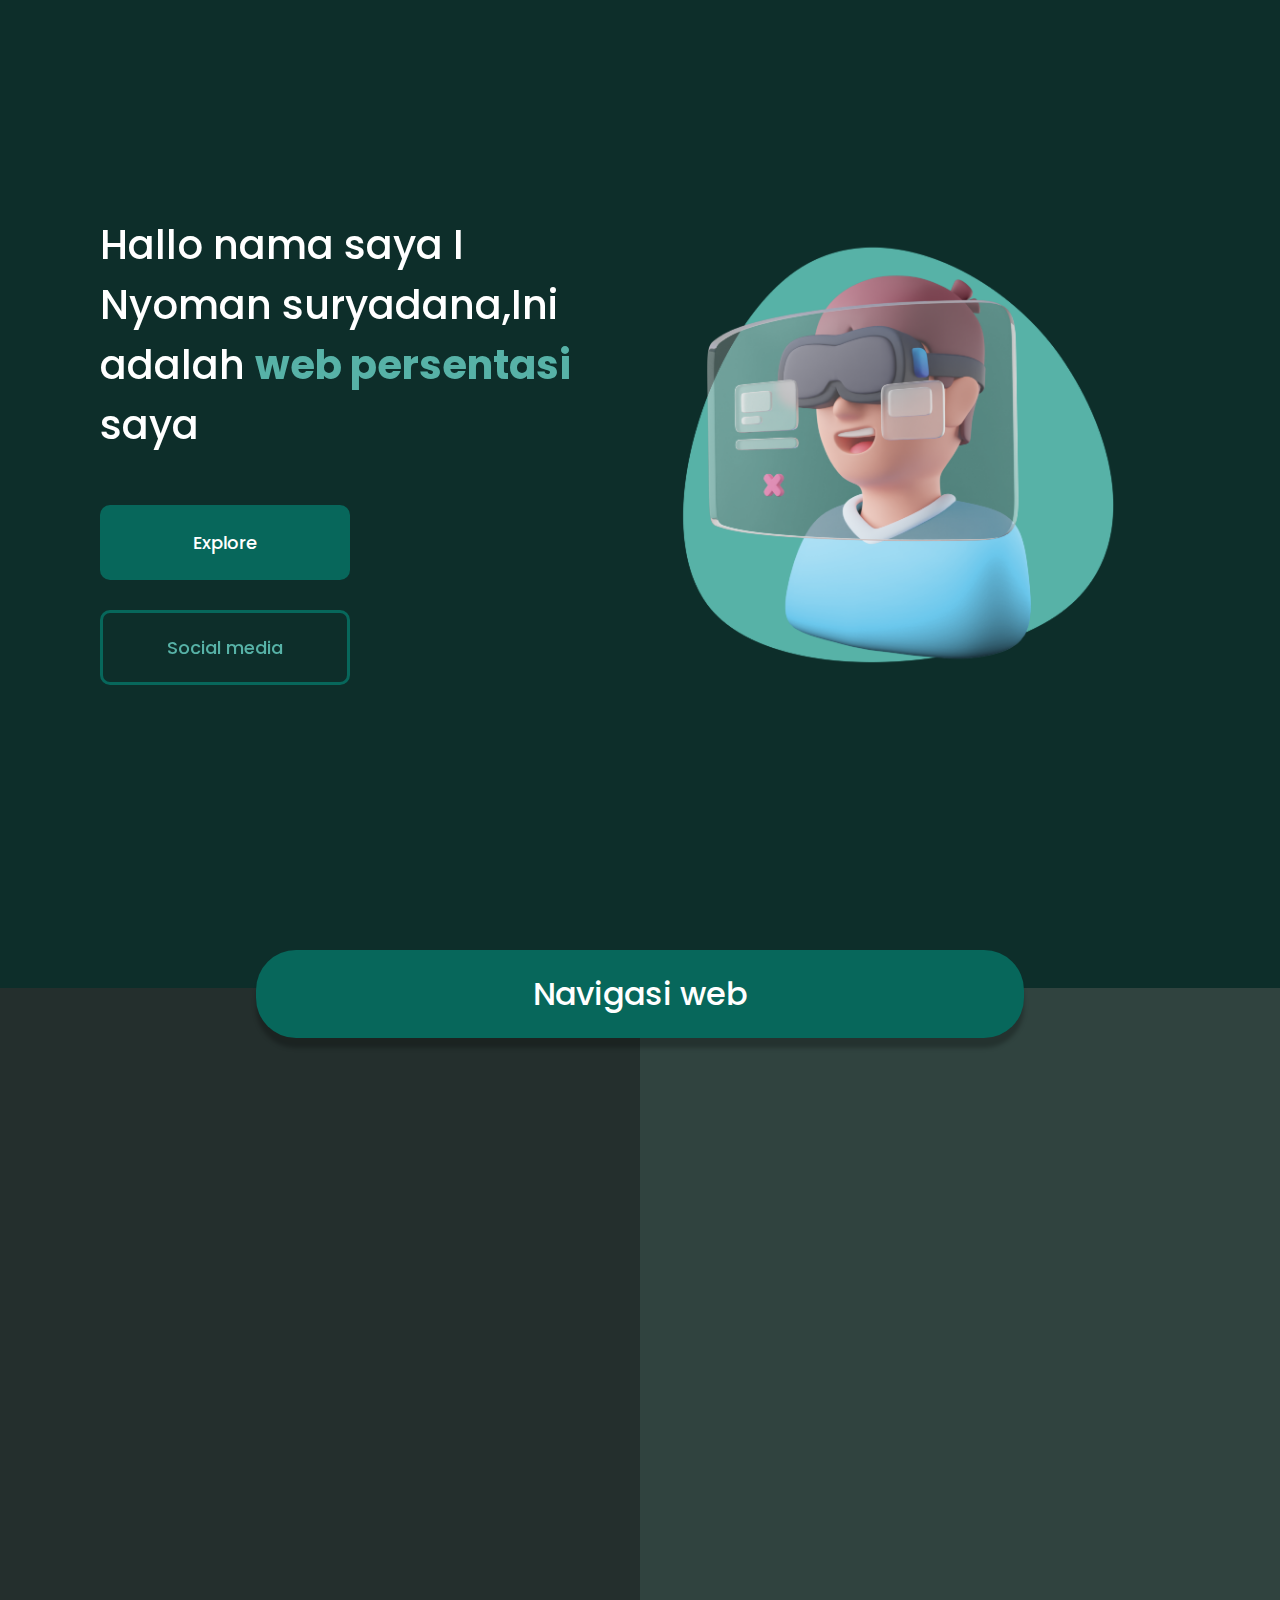
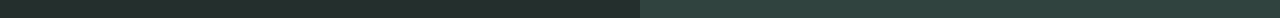
<file: index.html>
<!DOCTYPE html>
<html lang="en">
  <head>
    <meta charset="UTF-8" />
    <meta http-equiv="X-UA-Compatible" content="IE=edge" />
    <meta name="viewport" content="width=device-width, initial-scale=1.0" />
    <title>Laporan Magang</title>
    <link rel="stylesheet" href="style.css" />
    <!-- Aos -->
    <link rel="stylesheet" href="https://unpkg.com/aos@next/dist/aos.css" />
  </head>
  <body>
    <section id="header">
      <div class="header">
        <div class="headerText">
          <p data-aos="fade-down" data-aos-duration="1000">Hallo nama saya I Nyoman suryadana,Ini adalah <span class="active">web persentasi </span> saya</p>
          <button data-aos="fade-up" data-aos-duration="1500">
            <a href="#content">Explore</a>
          </button>
          <button data-aos="fade-up" data-aos-duration="1000" class="socialMedia">
            <a href="https://www.instagram.com/sryadna_/ " target="_blank">Social media</a>
          </button>
        </div>
        <img src="img/Blobblob.png" alt="blob" data-aos="fade-lefe" data-aos-duration="1500" />
      </div>
    </section>
    <div class="navbar">
      <h1>Navigasi web</h1>
    </div>
    <section id="content">
      <div class="content">
        <div class="about">
          <div class="aboutText" data-aos="fade-up" data-aos-duration="1000">
            <h2>Tentang saya</h2>
            <p>Halaman ini berisi tentang <span class="active"> informasi dan biodata </span>saya</p>
            <button><a href="packages/tentang/tentang.html">Lebih banyak</a></button>
          </div>
        </div>
        <div class="laporan">
          <div class="lapText" data-aos="fade-up" data-aos-duration="1000">
            <h2>Laporan</h2>
            <p>Halaman ini berisi tentang <span class="active"> laporan prakrin </span> saya</p>
            <button>
              <a href="packages/daftar-bab/daftarbab.html">Lebih banyak </a>
            </button>
          </div>
        </div>
      </div>
    </section>
    <script src="https://unpkg.com/aos@next/dist/aos.js"></script>
    <script>
      AOS.init();
    </script>
  </body>
</html>
</file>
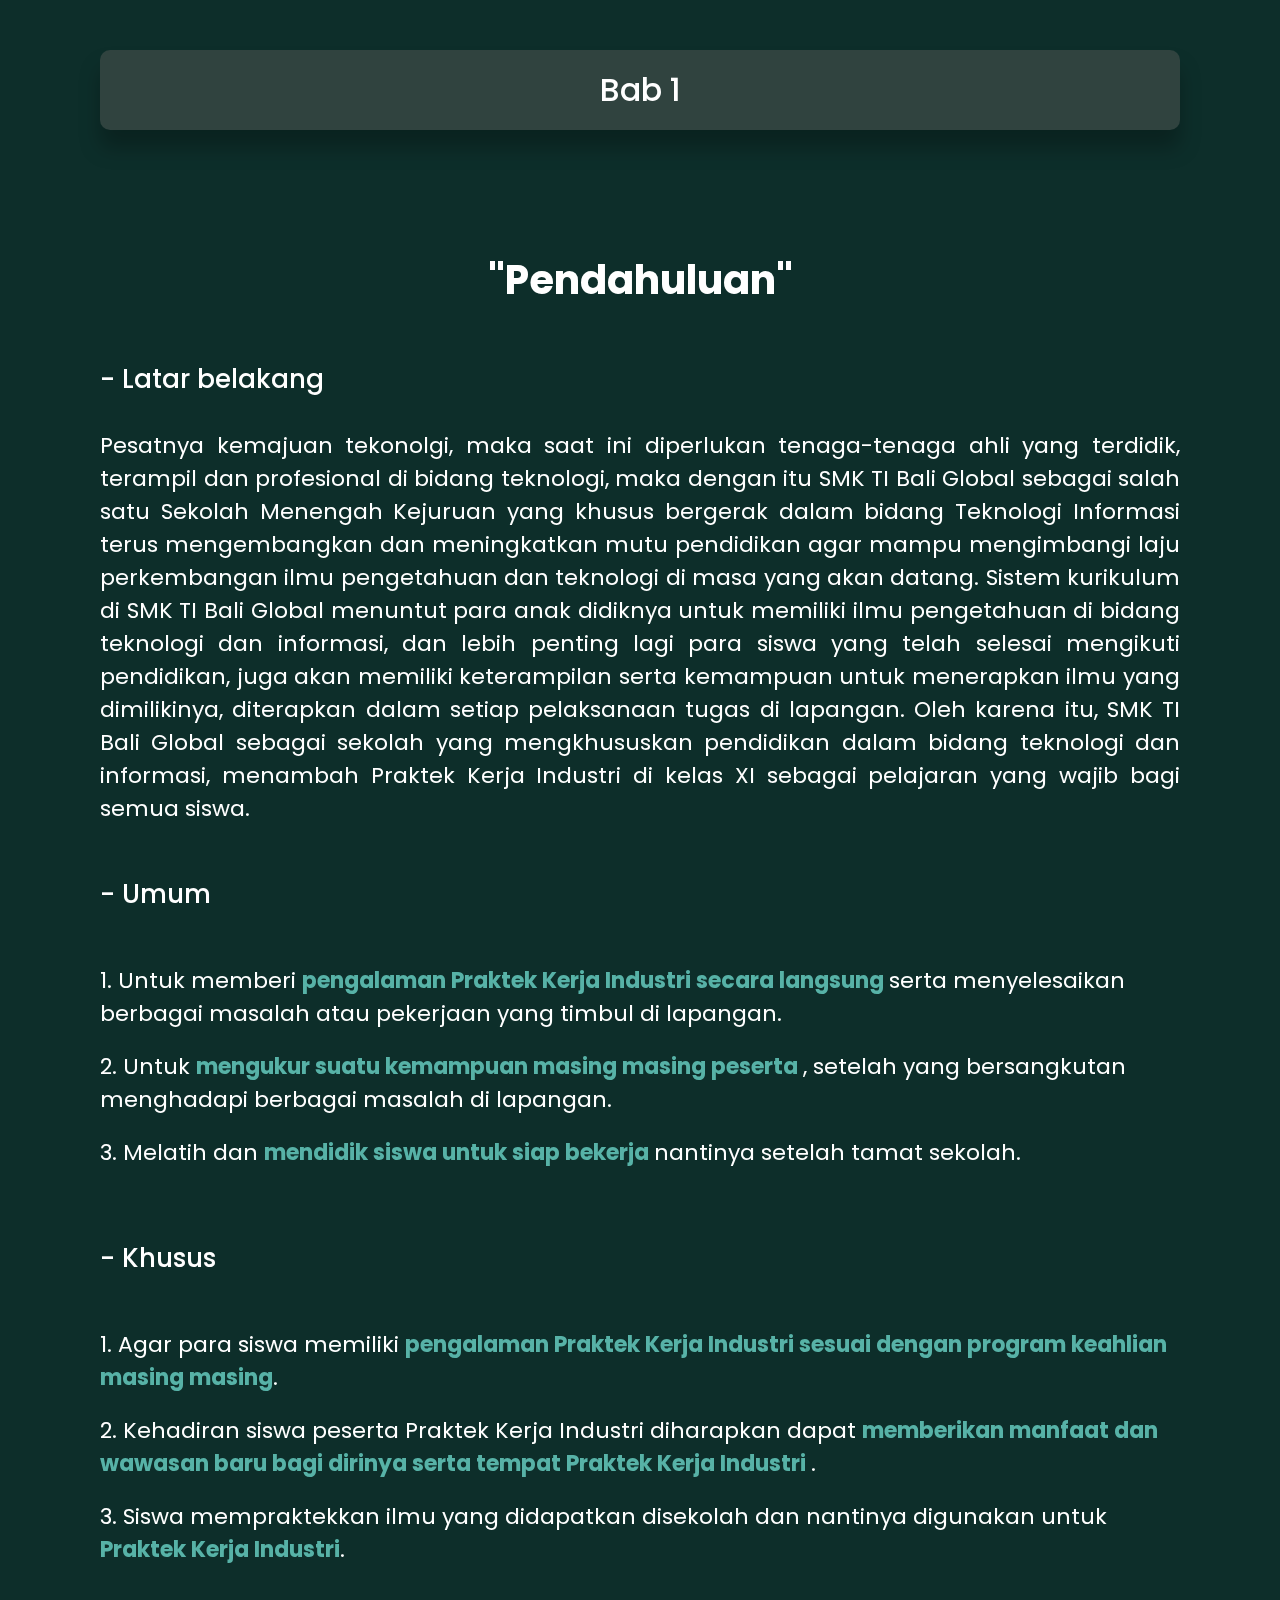
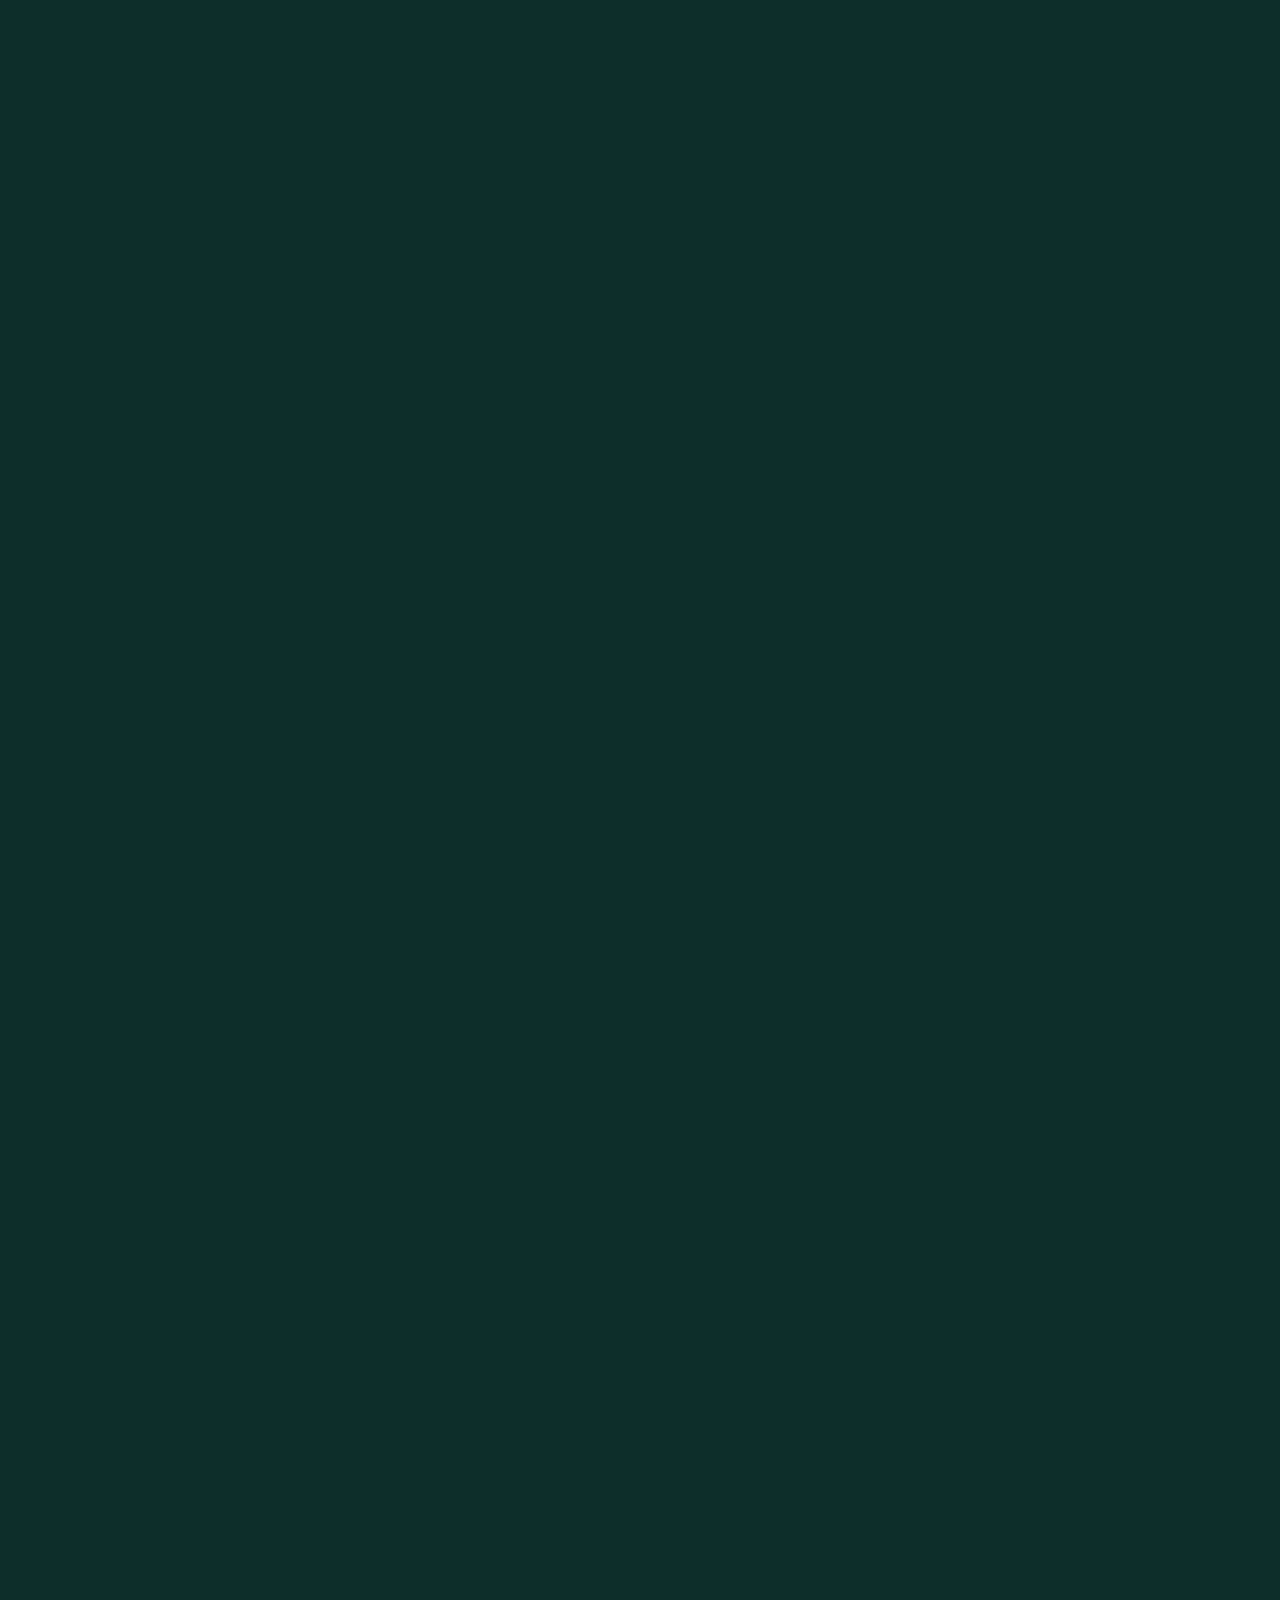
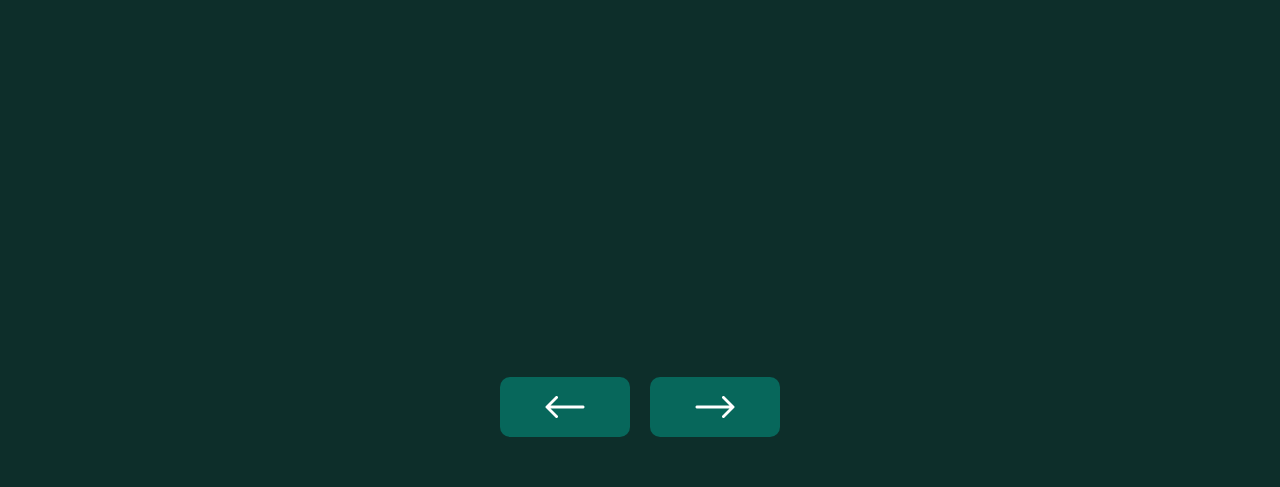
<file: packages/bab-1/bab-1.html>
<!DOCTYPE html>
<html lang="en">
  <head>
    <meta charset="UTF-8" />
    <meta http-equiv="X-UA-Compatible" content="IE=edge" />
    <meta name="viewport" content="width=device-width, initial-scale=1.0" />
    <title>BAB 1</title>
    <link rel="stylesheet" href="style.css" />
    <!-- Aos -->
    <link rel="stylesheet" href="https://unpkg.com/aos@next/dist/aos.css" />
  </head>
  <body>
    <section id="header">
    <div class="header">
     <h1>Bab 1</h1>
    </div>
    <div class="pendahuluan" data-aos="fade-up" data-aos-duration="1000">
      <h1>"Pendahuluan"</h1>
      <div class="latar-belakang">
        <h2>- Latar belakang</h2>
        <p >
          Pesatnya kemajuan tekonolgi, maka saat ini diperlukan tenaga-tenaga ahli yang terdidik, terampil dan profesional di bidang teknologi, maka dengan itu SMK TI Bali Global sebagai salah satu Sekolah Menengah Kejuruan yang khusus bergerak dalam bidang Teknologi Informasi terus mengembangkan dan meningkatkan mutu pendidikan agar mampu mengimbangi laju perkembangan ilmu pengetahuan dan teknologi di masa yang akan datang. Sistem kurikulum di SMK TI Bali Global menuntut para anak didiknya untuk memiliki ilmu pengetahuan di bidang teknologi dan informasi, dan lebih penting lagi para siswa yang telah selesai mengikuti pendidikan, juga akan memiliki keterampilan serta kemampuan untuk menerapkan ilmu yang dimilikinya, diterapkan dalam setiap pelaksanaan tugas di lapangan. Oleh karena itu, SMK TI Bali Global sebagai sekolah yang mengkhususkan pendidikan dalam bidang teknologi dan informasi, menambah Praktek Kerja Industri di kelas XI sebagai pelajaran yang wajib bagi semua siswa.</p>
      </div>
      <div class="umum">
        <h2>- Umum</h2>
          <p>1. Untuk memberi <span class="active">pengalaman Praktek Kerja Industri secara langsung </span>serta menyelesaikan berbagai masalah atau pekerjaan yang timbul di lapangan.
          </p>
          <p>2. Untuk <span class="active"> mengukur suatu kemampuan masing masing peserta </span>, setelah yang bersangkutan menghadapi berbagai masalah di lapangan. 
          </p>
          <p>3. Melatih dan <span class="active"> mendidik siswa untuk siap bekerja </span>nantinya setelah tamat sekolah.
          </p>
        
      </div>
      <div class="khusus">
        <h2>- Khusus</h2>
          <p>1. Agar para siswa memiliki <span class="active"> pengalaman Praktek Kerja Industri sesuai dengan program keahlian masing masing</span>.
          </p>
          <p>2. Kehadiran siswa peserta Praktek Kerja Industri diharapkan dapat <span class="active"> memberikan manfaat dan wawasan baru bagi dirinya serta tempat Praktek Kerja Industri </span>.
          </p>
          <p>3. Siswa mempraktekkan ilmu yang didapatkan disekolah dan nantinya digunakan untuk <span class="active"> Praktek Kerja Industri</span>.
          </p>
        
      </div>
    </div>
    <div class="tujuan" data-aos="fade-up" data-aos-duration="1000">
      <h1>"Tujuan"</h1>
      <div class="umum">
        <h2>- Umum</h2>
          <p>1. Untuk meningkatkan mutu <span class="active"> SDM ( Sumber Daya Manusia )</span>.</p>
          <p>2. Agar siswa mampu <span class="active">beradaptasi di lingkungan kerja</span>.</p>
          <p>3. Untuk <span class="active">mensinergikan antara teori dan praktek</span>.</p>
          <p>4. Agar siswa memahami cara melakukan suatu <span class="active">pekerjaan di dunia usaha</span>.</p>
        
      </div>
      <div class="khusus">
        <h2>- Khusus</h2>
          <p>1. Untuk memenuhi <span class="active"> syarat ketuntasan nilai kenaikan kelas</span>.</p>
          <p>2. Untuk mencari <span class="active">pengalaman kerja</span>.</p>
          <p>3. Untuk memperoleh  <span class="active">keterampilan </span>agar kelak masa depan cerah.</p>
          <p>4. Untuk menambah <span class="active">pengetahuan untuk bekerja nanti</span>.</p>
        
      </div>
    </div>
    <div class="manfaat" data-aos="fade-up" data-aos-duration="1000">
      <h1>"Manfaat"</h1>
    <div class="bagi-sekolah">
        <h2>- Bagi SMK TI BALI GLOBAL DENPASAR</h2>
          <p>1. Untuk membantu memberikan pembekalan <span class="active"> pengetahuan dan ketrampilan kepada setiap siswa </span>tentang kondisi yang terdapat di lapangan secara nyata</p>
          <p>2. Melalui praktek ini di harapkan semua siswa dapat <span class="active">menerapkan ilmu yang telah di dapat di sekolah untuk di terapkan dalam praktek langsungnya di dunia usaha</span>.</p>
          <p>3. Praktek Kerja Industri di harapkan dapat  <span class="active">menghasilkan tenaga kerja yang dapat memenuhi kebutuhan pasar kerja di dunia usaha</span>.</p>
      </div>
      <div class="perusahaan">
        <h2>- Bagi Perusahaan</h2>
          <p>1. Dapat saling menukar <span class="active"> informasi di bidang teknologi antara lembaga sebagai pengguna teknologi</span> dengan perkembangan pengetahuan yang terjadi di sekolah.</p>
          <p>2. Peserta Praktek Kerja Industri dapat <span class="active">dimanfaatkan untuk melaksanakan pekerjaan-pekerjaan</span>.</p>
          <p>3. Menilai kemampuan yang dimiliki oleh <span class="active">siswa peserta Praktek Kerja Industri</span>.</p>
      </div>
      <div class="bagi-siswa">
        <h2>- Bagi siswa</h2>
          <p>1. Dapat Mengasah <span class="active">Kemampuan yang di dapat dari sekolah melalui dunia usaha</span>.</p>
          <p>2. Mendapat <span class="active">pengalaman kerja yang baik dan dilatih langsung oleh tenaga kerja yang professional</span>.</p>
        
      </div>
    </div>
 <div class="btn">
   <a href="../daftar-bab/daftarbab.html">
   <div class="previous" >
     <img src="../../img/previous.png" alt="previous">
   </div>
  </a>
  <a href="">
   <div class="next" >
    <img src="../../img/next.png" alt="next">
   </div>
  </a>
 </div>
    <script src="https://unpkg.com/aos@next/dist/aos.js"></script>
    <script>
      AOS.init();
    </script>
  </body>
</html>
</file>
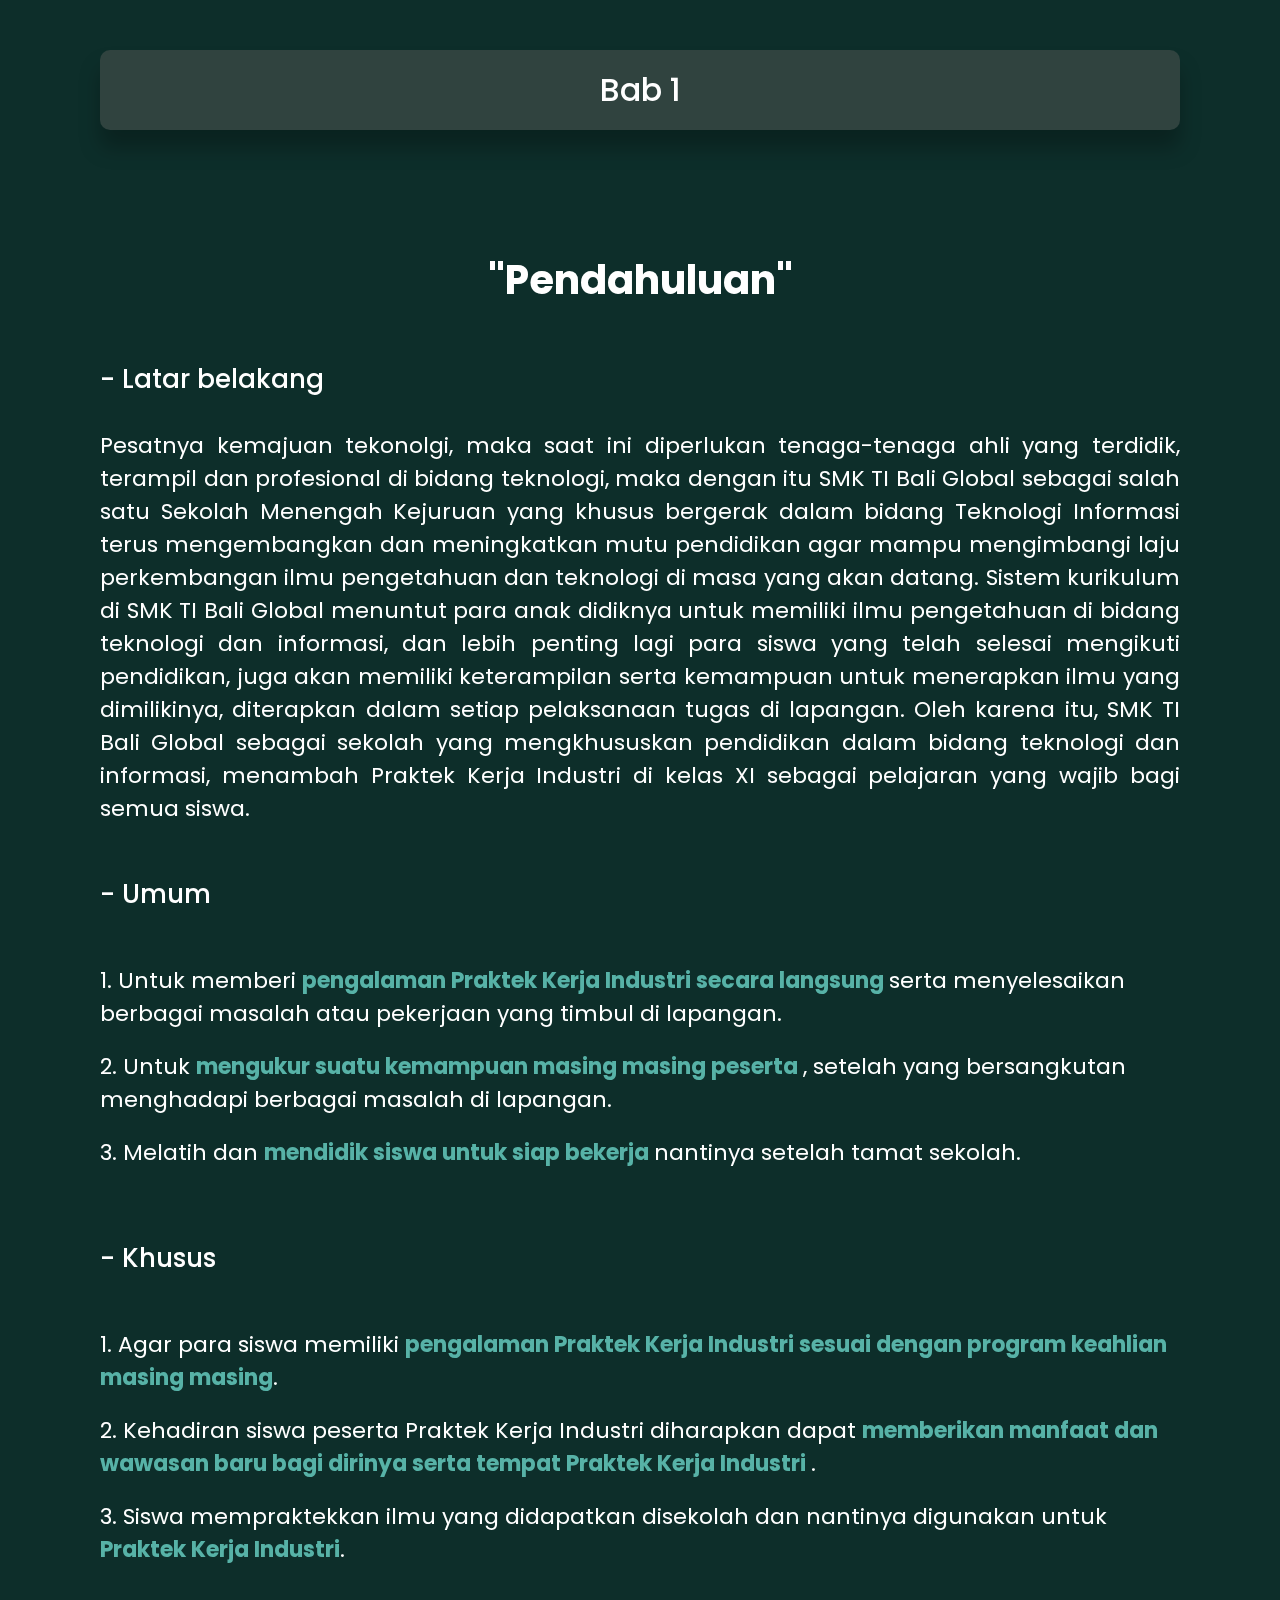
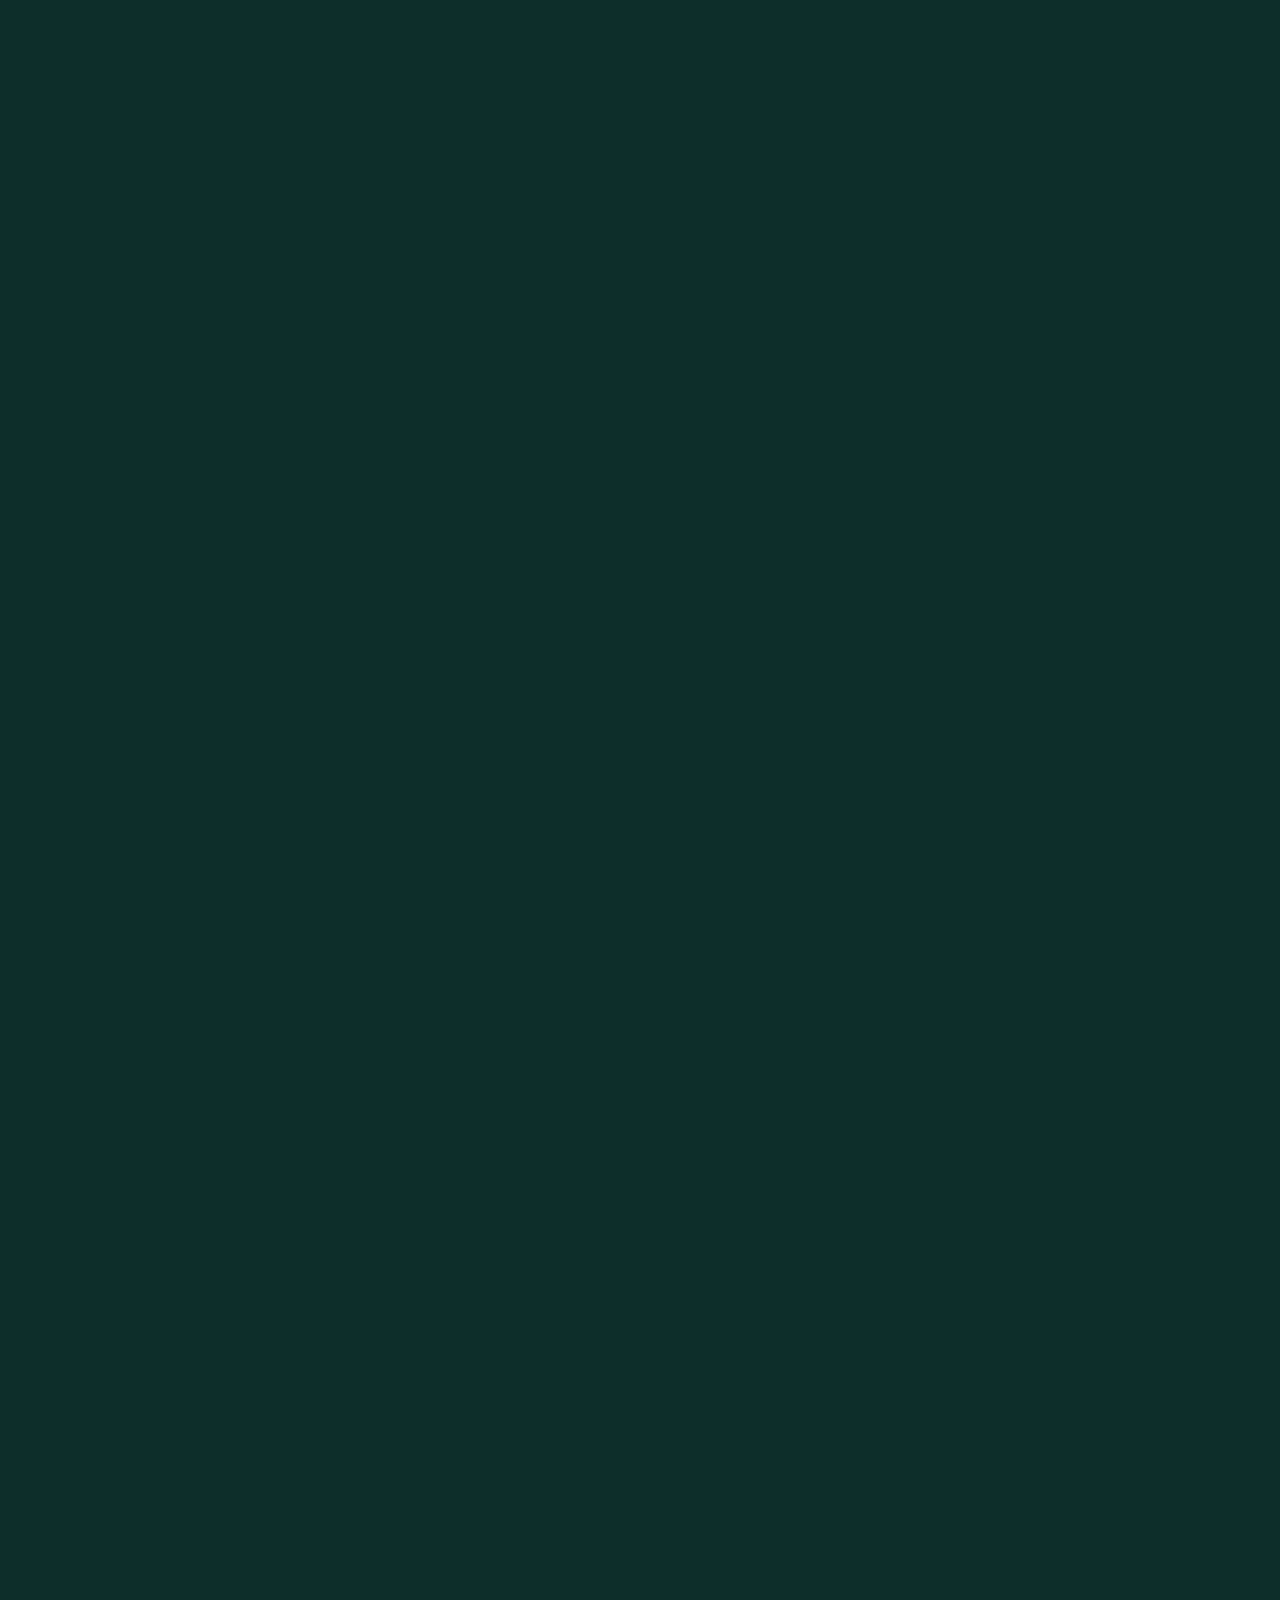
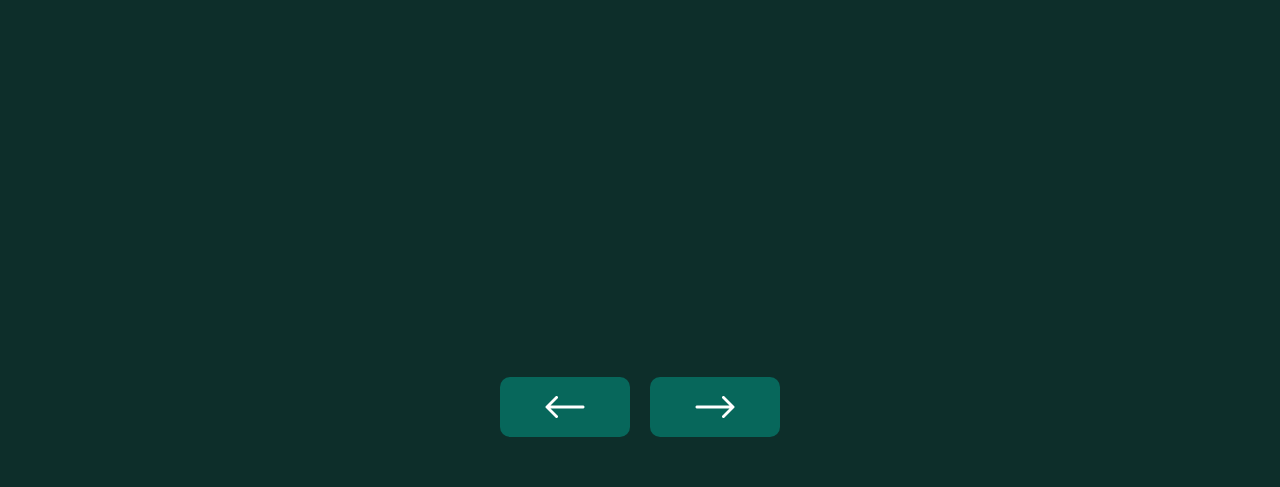
<file: packages/bab-1/bab1.html>
<!DOCTYPE html>
<html lang="en">
  <head>
    <meta charset="UTF-8" />
    <meta http-equiv="X-UA-Compatible" content="IE=edge" />
    <meta name="viewport" content="width=device-width, initial-scale=1.0" />
    <title>BAB 1</title>
    <link rel="stylesheet" href="style.css" />
    <!-- Aos -->
    <link rel="stylesheet" href="https://unpkg.com/aos@next/dist/aos.css" />
  </head>
  <body>
    <section id="header">
      <div class="header">
        <h1>Bab 1</h1>
      </div>
    </section>
    <div class="pendahuluan" data-aos="fade-up" data-aos-duration="1000">
      <h1>"Pendahuluan"</h1>
      <div class="latar-belakang">
        <h2>- Latar belakang</h2>
        <p>
          Pesatnya kemajuan tekonolgi, maka saat ini diperlukan tenaga-tenaga ahli yang terdidik, terampil dan profesional di bidang teknologi, maka dengan itu SMK TI Bali Global sebagai salah satu Sekolah Menengah Kejuruan yang khusus
          bergerak dalam bidang Teknologi Informasi terus mengembangkan dan meningkatkan mutu pendidikan agar mampu mengimbangi laju perkembangan ilmu pengetahuan dan teknologi di masa yang akan datang. Sistem kurikulum di SMK TI Bali
          Global menuntut para anak didiknya untuk memiliki ilmu pengetahuan di bidang teknologi dan informasi, dan lebih penting lagi para siswa yang telah selesai mengikuti pendidikan, juga akan memiliki keterampilan serta kemampuan untuk
          menerapkan ilmu yang dimilikinya, diterapkan dalam setiap pelaksanaan tugas di lapangan. Oleh karena itu, SMK TI Bali Global sebagai sekolah yang mengkhususkan pendidikan dalam bidang teknologi dan informasi, menambah Praktek
          Kerja Industri di kelas XI sebagai pelajaran yang wajib bagi semua siswa.
        </p>
      </div>
      <div class="umum">
        <h2>- Umum</h2>
        <p>1. Untuk memberi <span class="active">pengalaman Praktek Kerja Industri secara langsung </span>serta menyelesaikan berbagai masalah atau pekerjaan yang timbul di lapangan.</p>
        <p>2. Untuk <span class="active"> mengukur suatu kemampuan masing masing peserta </span>, setelah yang bersangkutan menghadapi berbagai masalah di lapangan.</p>
        <p>3. Melatih dan <span class="active"> mendidik siswa untuk siap bekerja </span>nantinya setelah tamat sekolah.</p>
      </div>
      <div class="khusus">
        <h2>- Khusus</h2>
        <p>1. Agar para siswa memiliki <span class="active"> pengalaman Praktek Kerja Industri sesuai dengan program keahlian masing masing</span>.</p>
        <p>2. Kehadiran siswa peserta Praktek Kerja Industri diharapkan dapat <span class="active"> memberikan manfaat dan wawasan baru bagi dirinya serta tempat Praktek Kerja Industri </span>.</p>
        <p>3. Siswa mempraktekkan ilmu yang didapatkan disekolah dan nantinya digunakan untuk <span class="active"> Praktek Kerja Industri</span>.</p>
      </div>
    </div>
    <div class="tujuan" data-aos="fade-up" data-aos-duration="1000">
      <h1>"Tujuan"</h1>
      <div class="umum">
        <h2>- Umum</h2>
        <p>1. Untuk meningkatkan mutu <span class="active"> SDM ( Sumber Daya Manusia )</span>.</p>
        <p>2. Agar siswa mampu <span class="active">beradaptasi di lingkungan kerja</span>.</p>
        <p>3. Untuk <span class="active">mensinergikan antara teori dan praktek</span>.</p>
        <p>4. Agar siswa memahami cara melakukan suatu <span class="active">pekerjaan di dunia usaha</span>.</p>
      </div>
      <div class="khusus">
        <h2>- Khusus</h2>
        <p>1. Untuk memenuhi <span class="active"> syarat ketuntasan nilai kenaikan kelas</span>.</p>
        <p>2. Untuk mencari <span class="active">pengalaman kerja</span>.</p>
        <p>3. Untuk memperoleh <span class="active">keterampilan </span>agar kelak masa depan cerah.</p>
        <p>4. Untuk menambah <span class="active">pengetahuan untuk bekerja nanti</span>.</p>
      </div>
    </div>
    <div class="manfaat" data-aos="fade-up" data-aos-duration="1000">
      <h1>"Manfaat"</h1>
      <div class="bagi-sekolah">
        <h2>- Bagi SMK TI BALI GLOBAL DENPASAR</h2>
        <p>1. Untuk membantu memberikan pembekalan <span class="active"> pengetahuan dan ketrampilan kepada setiap siswa </span>tentang kondisi yang terdapat di lapangan secara nyata</p>
        <p>2. Melalui praktek ini di harapkan semua siswa dapat <span class="active">menerapkan ilmu yang telah di dapat di sekolah untuk di terapkan dalam praktek langsungnya di dunia usaha</span>.</p>
        <p>3. Praktek Kerja Industri di harapkan dapat <span class="active">menghasilkan tenaga kerja yang dapat memenuhi kebutuhan pasar kerja di dunia usaha</span>.</p>
      </div>
      <div class="perusahaan">
        <h2>- Bagi Perusahaan</h2>
        <p>1. Dapat saling menukar <span class="active"> informasi di bidang teknologi antara lembaga sebagai pengguna teknologi</span> dengan perkembangan pengetahuan yang terjadi di sekolah.</p>
        <p>2. Peserta Praktek Kerja Industri dapat <span class="active">dimanfaatkan untuk melaksanakan pekerjaan-pekerjaan</span>.</p>
        <p>3. Menilai kemampuan yang dimiliki oleh <span class="active">siswa peserta Praktek Kerja Industri</span>.</p>
      </div>
      <div class="bagi-siswa">
        <h2>- Bagi siswa</h2>
        <p>1. Dapat Mengasah <span class="active">Kemampuan yang di dapat dari sekolah melalui dunia usaha</span>.</p>
        <p>2. Mendapat <span class="active">pengalaman kerja yang baik dan dilatih langsung oleh tenaga kerja yang professional</span>.</p>
      </div>
    </div>
    <div class="btn">
      <a href="../daftar-bab/daftarbab.html">
        <div class="previous">
          <img src="../../img/previous.png" alt="previous" />
        </div>
      </a>
      <a href="../bab-2/bab2.html">
        <div class="next">
          <img src="../../img/next.png" alt="next" />
        </div>
      </a>
    </div>
    <script src="https://unpkg.com/aos@next/dist/aos.js"></script>
    <script>
      AOS.init();
    </script>
  </body>
</html>
</file>
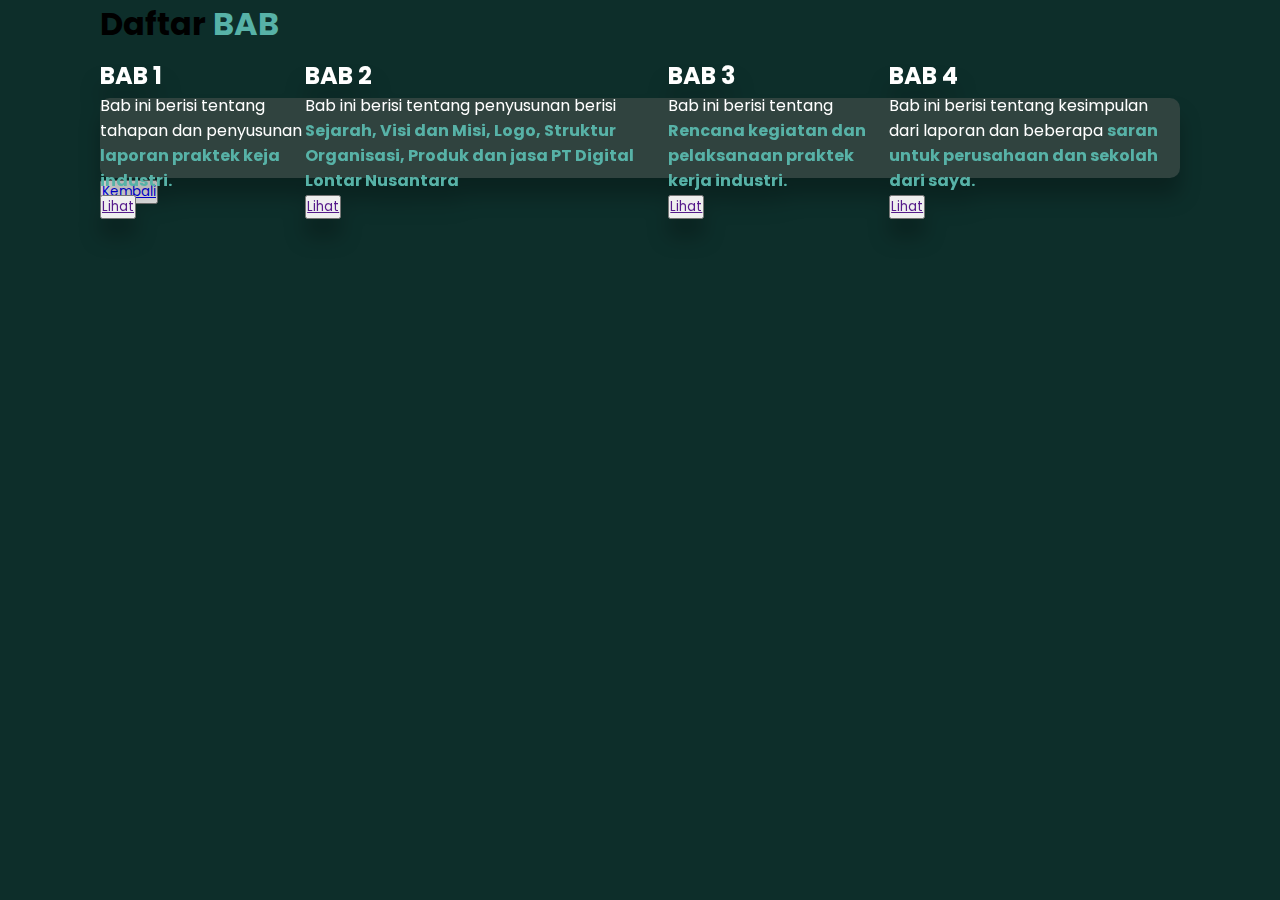
<file: packages/bab-1/daftarbab.html>
<!DOCTYPE html>
<html lang="en">
  <head>
    <meta charset="UTF-8" />
    <meta http-equiv="X-UA-Compatible" content="IE=edge" />
    <meta name="viewport" content="width=device-width, initial-scale=1.0" />
    <title>Daftar isi</title>
    <link rel="stylesheet" href="style.css" />
    <!-- Aos -->
    <link rel="stylesheet" href="https://unpkg.com/aos@next/dist/aos.css" />
  </head>
  <body>
    <section id="header">
      <h1>Daftar <span class="active"> BAB </span></h1>
      <div class="header" data-aos="fade-up" data-aos-duration="1000">
        <div class="bab bab-1">
          <div class="text">
            <h2>BAB 1</h2>
            <p>Bab ini berisi tentang tahapan dan penyusunan <span class="active"> laporan praktek keja industri. </span></p>
            <button><a href="">Lihat</a></button>
          </div>
        </div>
        <div class="bab bab-2">
          <div class="text">
            <h2>BAB 2</h2>
            <p>Bab ini berisi tentang penyusunan berisi <span class="active"> Sejarah, Visi dan Misi, Logo, Struktur Organisasi, Produk dan jasa PT Digital Lontar Nusantara </span></p>
            <button><a href="">Lihat</a></button>
          </div>
        </div>
        <div class="bab bab-3">
          <div class="text">
            <h2>BAB 3</h2>
            <p>Bab ini berisi tentang <span class="active"> Rencana kegiatan dan pelaksanaan praktek kerja industri.</span></p>
            <button><a href="">Lihat</a></button>
          </div>
        </div>
        <div class="bab bab-4">
          <div class="text">
            <h2>BAB 4</h2>
            <p>Bab ini berisi tentang kesimpulan dari laporan dan beberapa <span class="active"> saran untuk perusahaan dan sekolah dari saya. </span></p>
            <button><a href="">Lihat</a></button>
          </div>
        </div>
      </div>
      <div class="btn-header">
        <button class="back"><a href="../../index.html">Kembali</a></button>
      </div>
    </section>
    <script src="https://unpkg.com/aos@next/dist/aos.js"></script>
    <script>
      AOS.init();
    </script>
  </body>
</html>
</file>
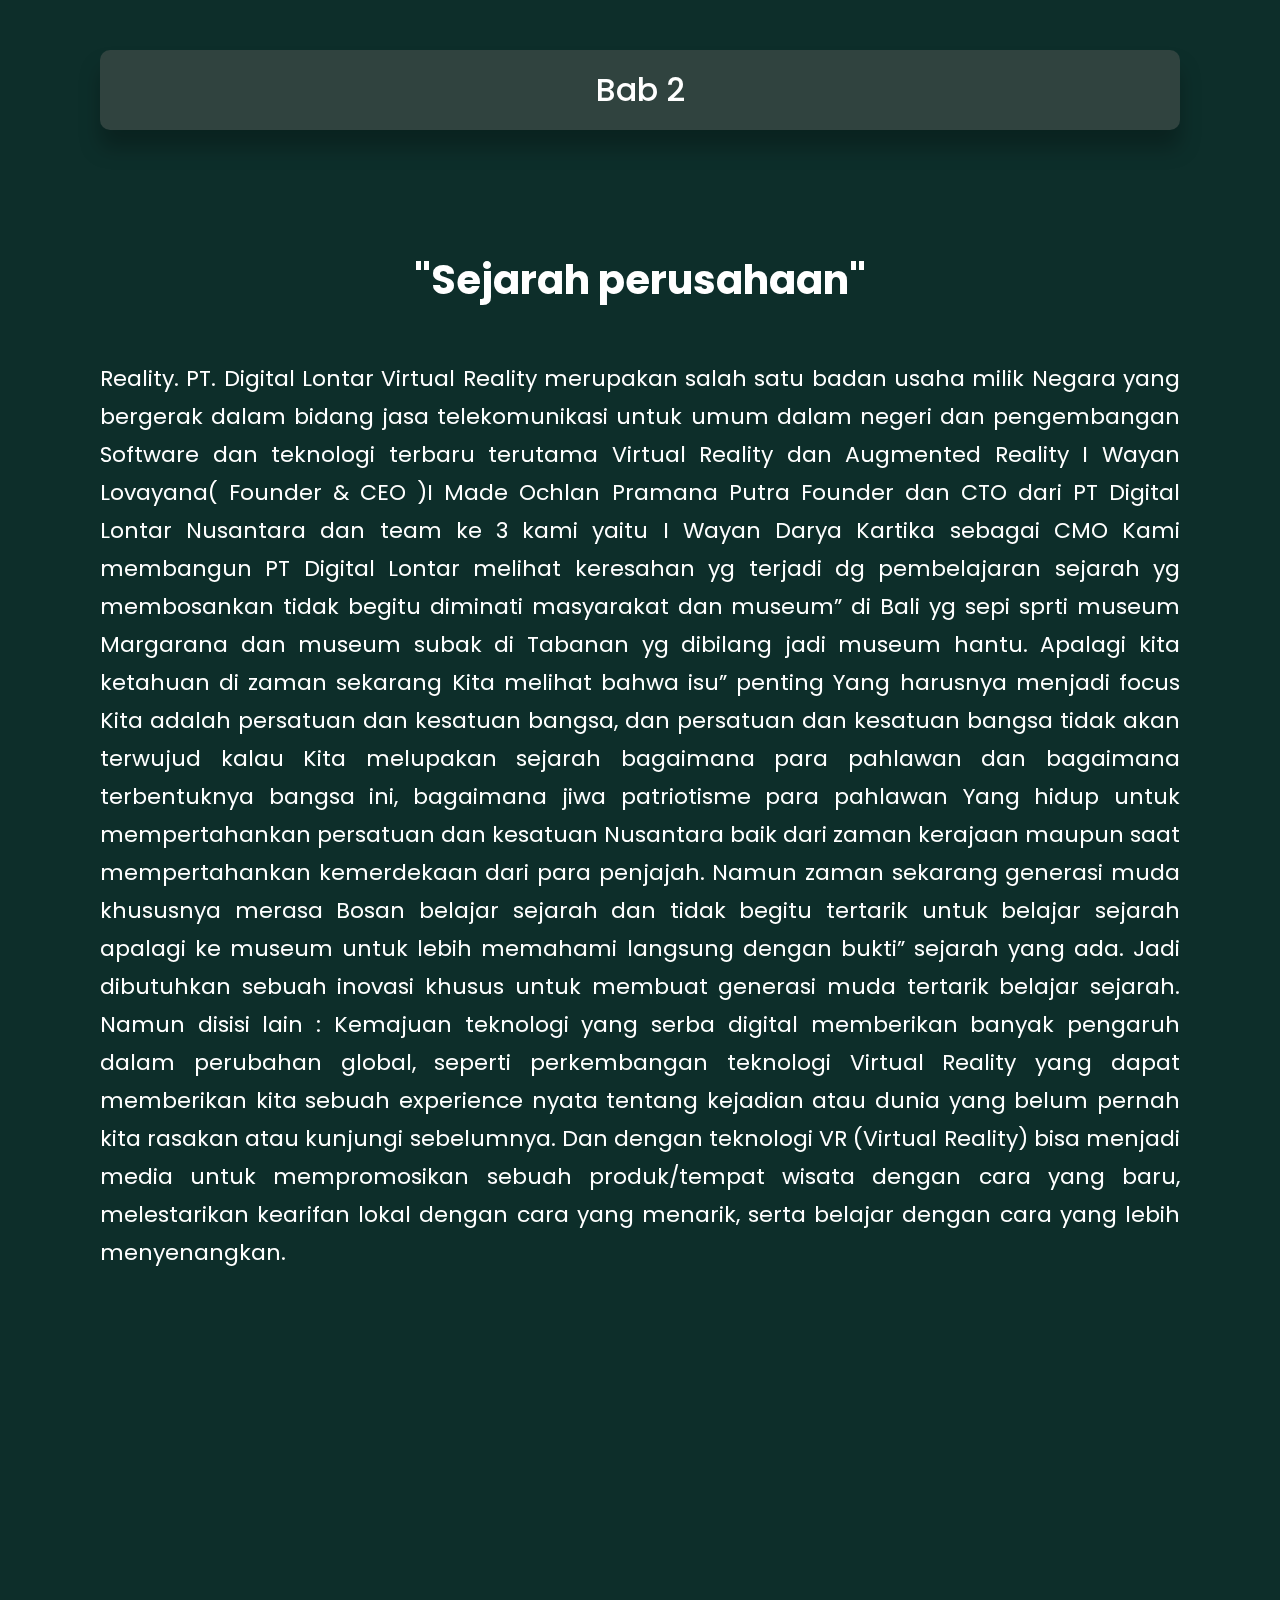
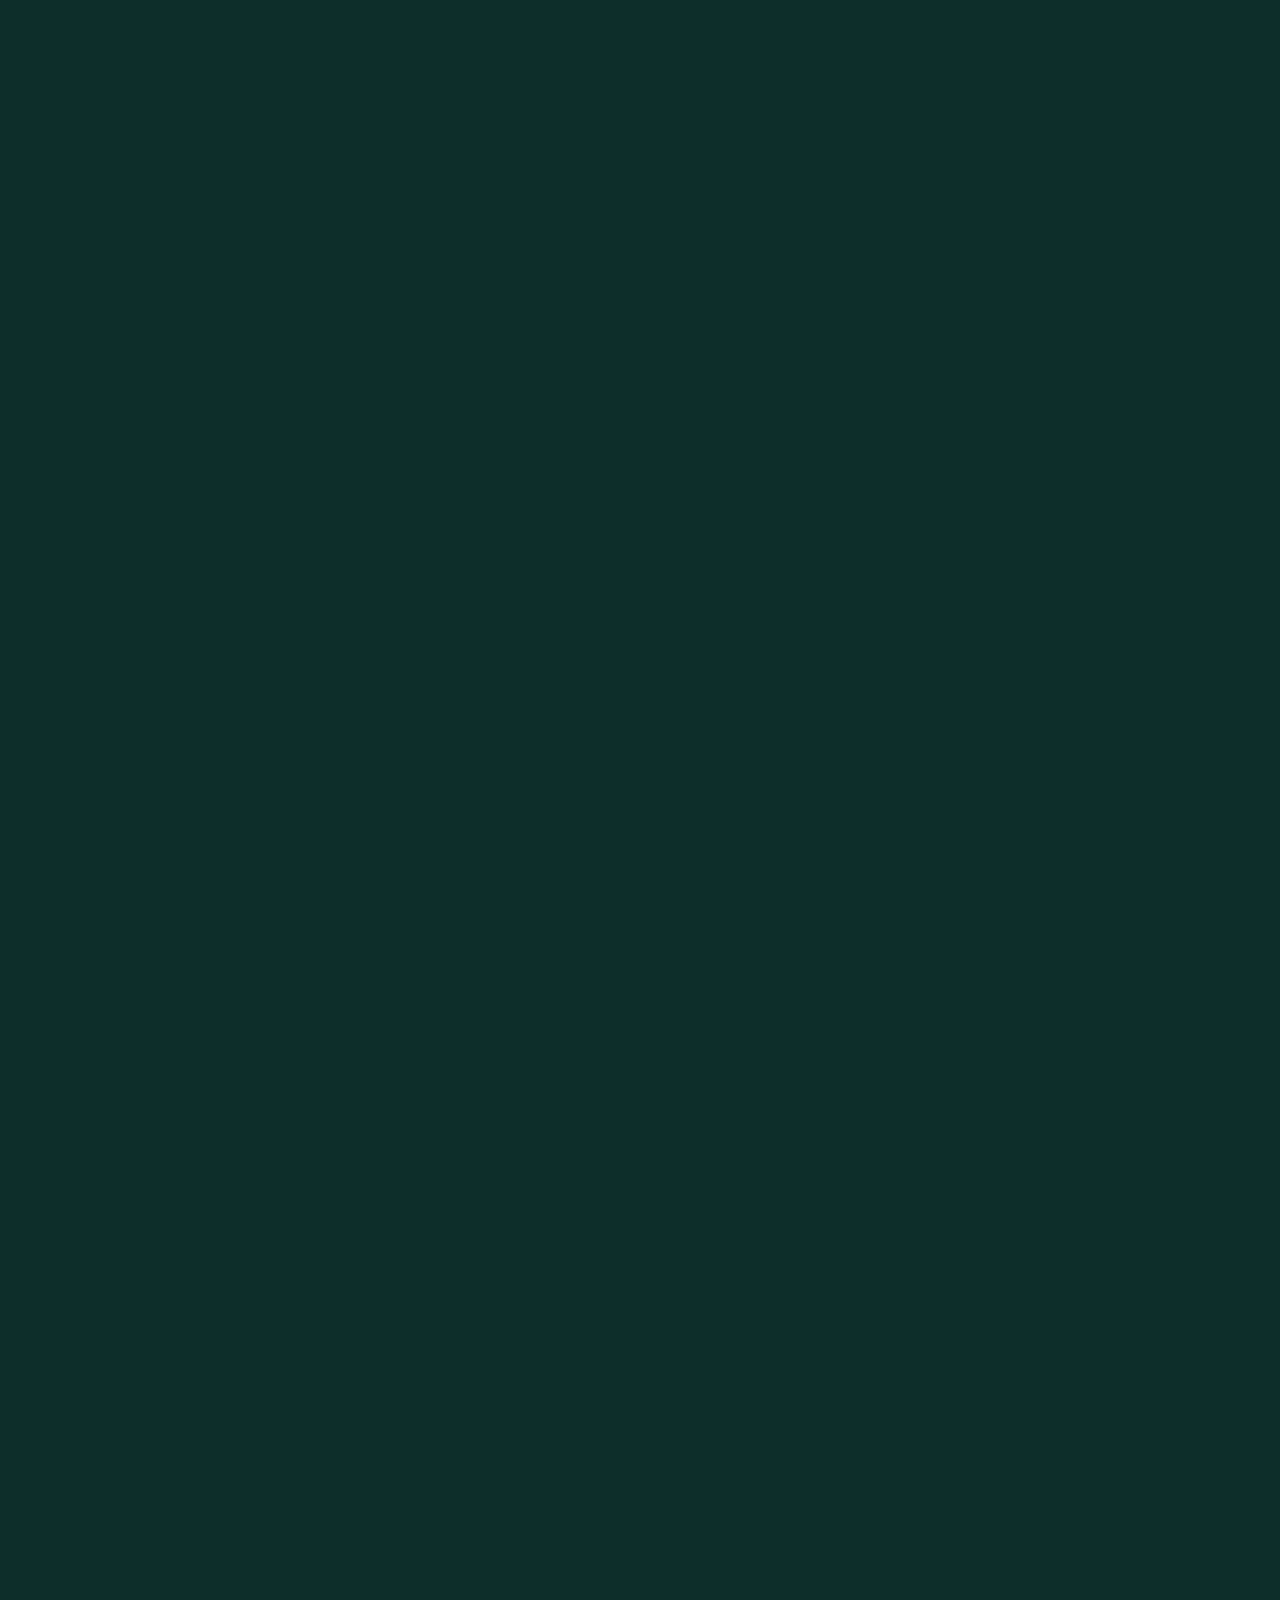
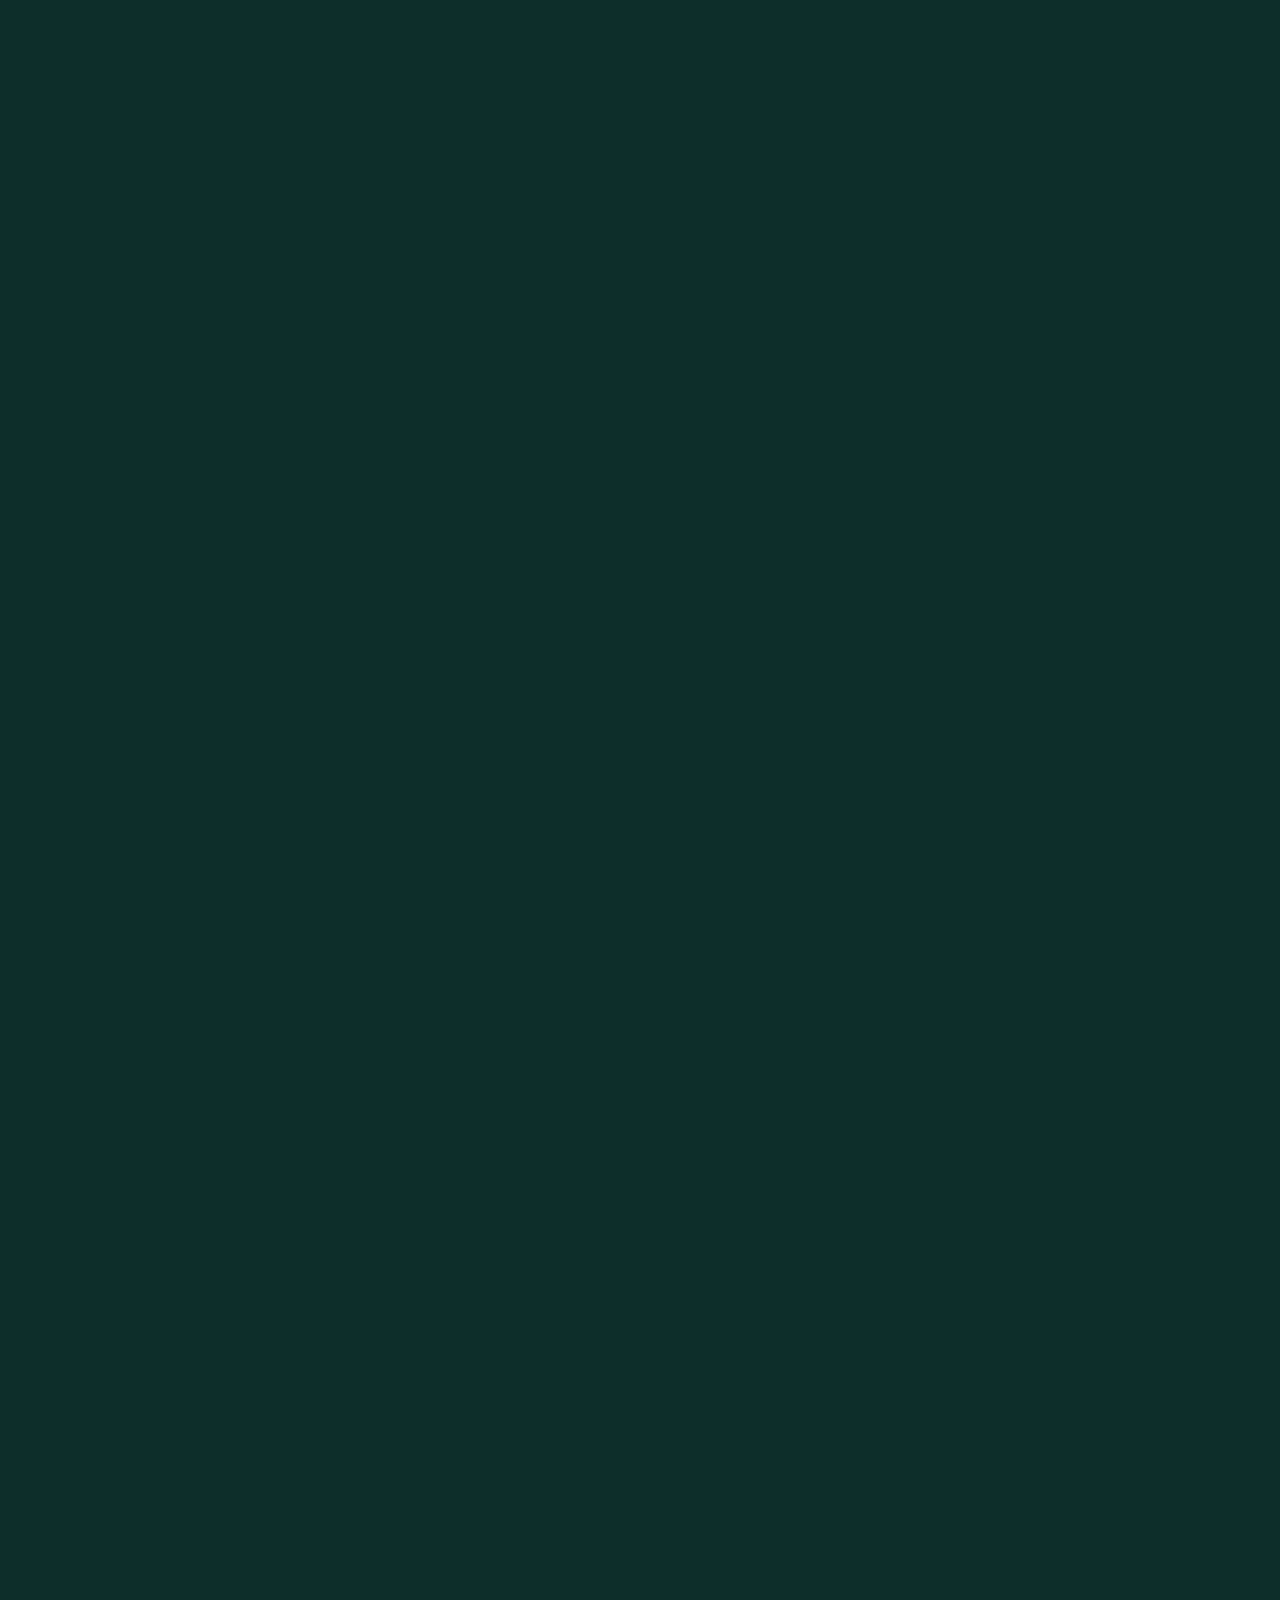
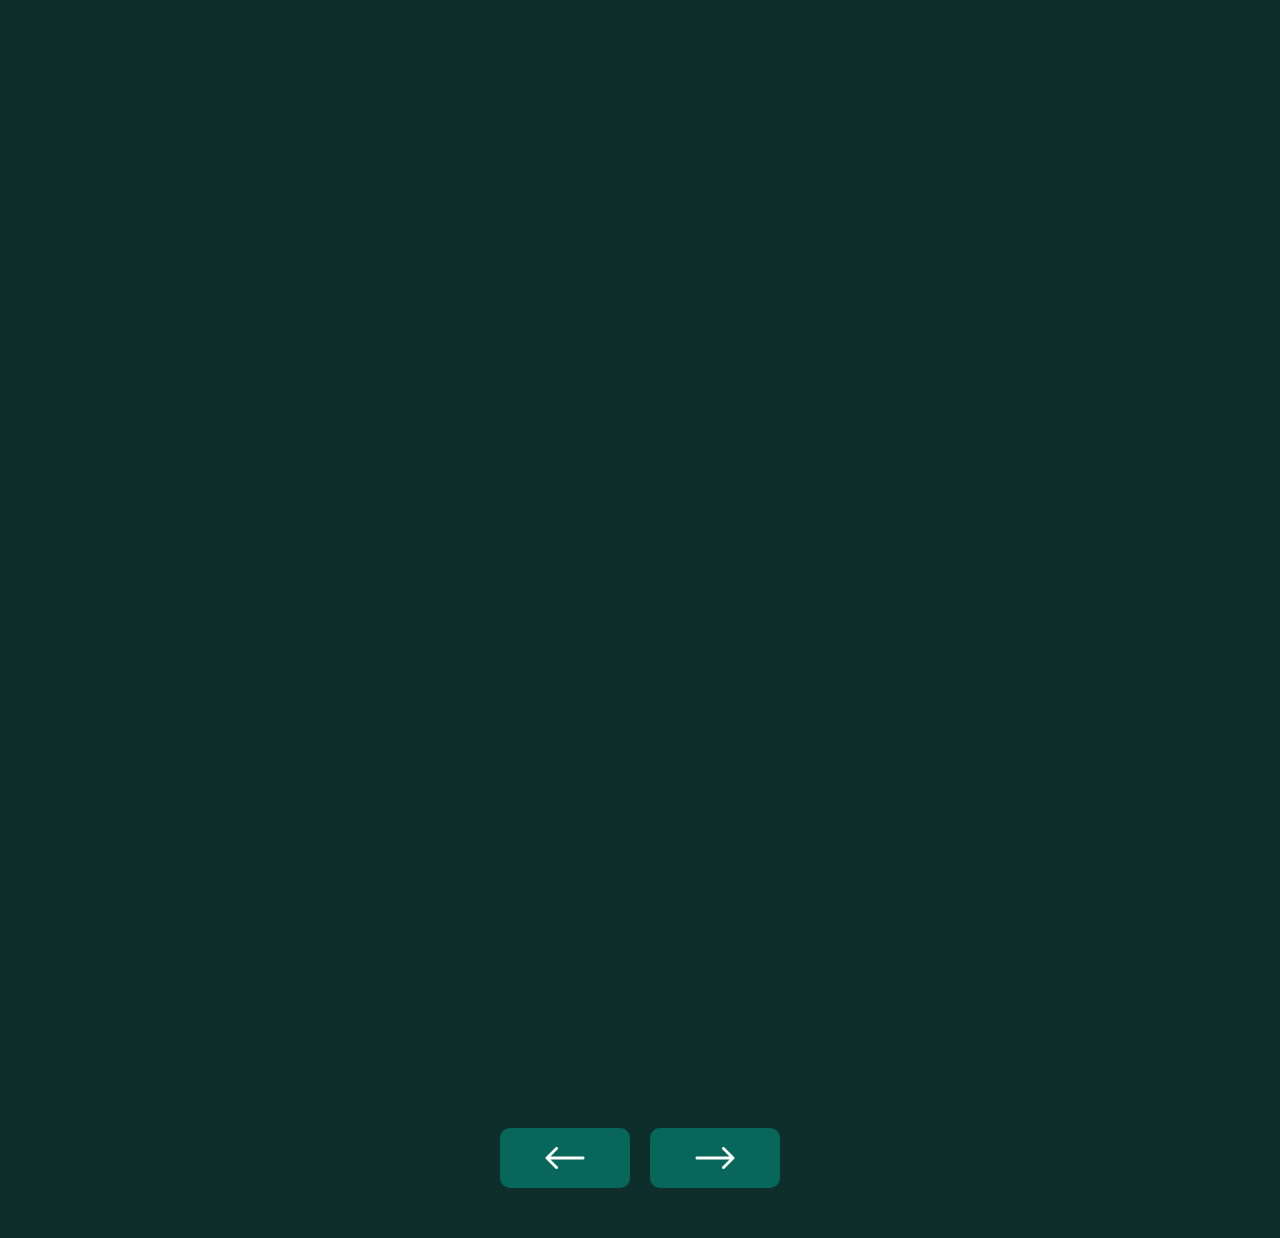
<file: packages/bab-2/bab2.html>
<!DOCTYPE html>
<html lang="en">
  <head>
    <meta charset="UTF-8" />
    <meta http-equiv="X-UA-Compatible" content="IE=edge" />
    <meta name="viewport" content="width=device-width, initial-scale=1.0" />
    <title>BAB 2</title>
    <link rel="stylesheet" href="style.css" />
    <!-- Aos -->
    <link rel="stylesheet" href="https://unpkg.com/aos@next/dist/aos.css" />
  </head>
  <body>
    <section id="header">
      <div class="header">
        <h1>Bab 2</h1>
      </div>
    </section>
    <div class="sejarah" data-aos="fade-up" data-aos-duration="1000">
      <h1>"Sejarah perusahaan"</h1>
      <p>
        Reality. PT. Digital Lontar Virtual Reality merupakan salah satu badan usaha milik Negara yang bergerak dalam bidang jasa telekomunikasi untuk umum dalam negeri dan pengembangan Software dan teknologi terbaru terutama Virtual
        Reality dan Augmented Reality I Wayan Lovayana( Founder & CEO )I Made Ochlan Pramana Putra Founder dan CTO dari PT Digital Lontar Nusantara dan team ke 3 kami yaitu I Wayan Darya Kartika sebagai CMO Kami membangun PT Digital Lontar
        melihat keresahan yg terjadi dg pembelajaran sejarah yg membosankan tidak begitu diminati masyarakat dan museum” di Bali yg sepi sprti museum Margarana dan museum subak di Tabanan yg dibilang jadi museum hantu. Apalagi kita ketahuan
        di zaman sekarang Kita melihat bahwa isu” penting Yang harusnya menjadi focus Kita adalah persatuan dan kesatuan bangsa, dan persatuan dan kesatuan bangsa tidak akan terwujud kalau Kita melupakan sejarah bagaimana para pahlawan dan
        bagaimana terbentuknya bangsa ini, bagaimana jiwa patriotisme para pahlawan Yang hidup untuk mempertahankan persatuan dan kesatuan Nusantara baik dari zaman kerajaan maupun saat mempertahankan kemerdekaan dari para penjajah. Namun
        zaman sekarang generasi muda khususnya merasa Bosan belajar sejarah dan tidak begitu tertarik untuk belajar sejarah apalagi ke museum untuk lebih memahami langsung dengan bukti” sejarah yang ada. Jadi dibutuhkan sebuah inovasi
        khusus untuk membuat generasi muda tertarik belajar sejarah. Namun disisi lain : Kemajuan teknologi yang serba digital memberikan banyak pengaruh dalam perubahan global, seperti perkembangan teknologi Virtual Reality yang dapat
        memberikan kita sebuah experience nyata tentang kejadian atau dunia yang belum pernah kita rasakan atau kunjungi sebelumnya. Dan dengan teknologi VR (Virtual Reality) bisa menjadi media untuk mempromosikan sebuah produk/tempat
        wisata dengan cara yang baru, melestarikan kearifan lokal dengan cara yang menarik, serta belajar dengan cara yang lebih menyenangkan.
      </p>
    </div>
    <div class="visi-misi" data-aos="fade-up" data-aos-duration="1000">
      <h1>"Visi dan misi nama perusahaan"</h1>
      <div class="visi">
        <h2>- Visi</h2>
        <p>
          Menjadi perusahaan yang <span class="active"> mengangkat nilai-nilai, sejarah, seni, budaya, cerita dan segala bentuk kearifan lokal</span> serta filosofi warisan leluhur Nusantara agar tetap dilestarikan, dan hidup sebagai jati
          diri bangsa dengan dukungan dari inovasi dan teknologi terbaru.
        </p>
      </div>
      <div class="misi">
        <h2>- Misi</h2>
        <p>1. Meningkatkan jiwa patriotisme seluruh masyarakat Indonesia yang diwariskan para pahlawan dan leluhur bangsa Indonesia. (<span class="active"> Smart learning</span>)</p>
        <p>2. Membangun brand tempat-tempat bersejarah, benda-benda warisan leluhur, seni dan budaya kearifan lokal agar menjadi lebih dipahami dan dihargai dengan bantuan inovasi teknologi. (<span class="active">Smart Branding</span>)</p>
        <p>
          3. Mengadaptasikan nilai seni, budaya, sejarah dan legenda warisan leluhur dengan perkembangan teknologi terbaru untuk diinovasikan menjadi sebuah produk atau karya yang bermanfaat bagi kemakmuran dan kelestarian masyarakat.
          (<span class="active">Smart economy</span>)
        </p>
      </div>
    </div>
    <div class="logo" data-aos="fade-up" data-aos-duration="1000">
      <h1>"Logo perusahaan"</h1>
      <img src="../../img/bab2/logo.png" alt="" />
      <div class="arti-logo">
        <h2>- Arti logo</h2>
        <p>
          Huruf “D” yang ditulis terbalik bermaksud, dibalik yang kita nikmati sekarang, dahulu ada perjuangan para pahlawan dan huruf “D” kepanjangan dari Digital, karena dlontar bergerak dibidang digital, kemudian diikuti dengan huruf “L”
          yang berarti Lontar atau sejarah, serta warna emas yang berarti pemimpin yang dimaksud disini ialah menjadi yang terdepan dibidang teknologi dan sumber ilmu pengetahuan baik itu sejarah budaya seni sehingga tujuan D'Lontar adalah
          mendigitalisasi mengadaptasi berbagai budaya atau kearifan local bali maupun nusantara
        </p>
      </div>
    </div>
    <div class="struktur" data-aos="fade-up" data-aos-duration="1000">
      <h1>"Struktur organisasi"</h1>
      <div class="struktur-img">
        <img src="../../img/bab2/struktur.jpg" alt="" />
      </div>
    </div>
    <div class="tugas" data-aos="fade-up" data-aos-duration="1000">
      <h2>- Deskripsi tugas</h2>
      <p>1. I Wayan Lovayana : memastikan seluruh devisi bekerja dengan baik <span class="active"> sesuai aturan yang berlaku</span></p>
      <p>2. I.W Darya Kartika, S Pi, M Si : Divisi promosi dan event <span class="active">menciptakan traffic untuk data tentang tahoma dan bermain VR( Virtual Reality) </span>mengadakan kerja sama dengan lembaga komunitas</p>
      <p>3. I .M Ochlan Pramana Putra, S.T. : Divisi operasional <span class="active">memelihara dan merawat peralatan device virtual reality</span></p>
      <p>4. Luh Diah Rosa Cahayantari : Divisi promosi dan brand ambassador , <span class="active">memelihara dan meng-update sosial media tahoma cafe dan dlontar nusantara</span>. Mengurus endorsment</p>
      <p>5. Muhammad Rasyid : <span class="active">membuat karakter inovasi sesuai dengan permintaan memberikan texture visual effect sound effect</span></p>
      <p>
        6. Putu Mega Arista : Bertanggung jawab atas <span class="active">penjualan vr secara penuh baik rental vr kerumah ,Melakukan kegiatan marketing disekitar tahoma vr</span> ,Membuat iklan dalam bentuk video atau foto yang terkait
        dengan informasi reality
      </p>
    </div>
    <div class="produk" data-aos="fade-up" data-aos-duration="1000">
      <h1>"Produk PT. Digital Lontar Nusantara"</h1>
      <div class="barang">
        <img src="../../img/bab2/arbuild.jpg" alt="" />
        <img src="../../img/bab2/keboiwa.jpg" alt="" />
        <img src="../../img/bab2/musea.jpg" alt="" />
        <img src="../../img/bab2/puputan.jpg" alt="" />
      </div>
    </div>
    <div class="jasa" data-aos="fade-up" data-aos-duration="1000">
      <img src="../../img/bab2/dlontar.jpg" alt="" />
    </div>
    <div class="btn">
      <a href="../bab-1/bab1.html">
        <div class="previous">
          <img src="../../img/previous.png" alt="previous" />
        </div>
      </a>
      <a href="../bab-3/bab3.html">
        <div class="next">
          <img src="../../img/next.png" alt="next" />
        </div>
      </a>
    </div>
    <script src="https://unpkg.com/aos@next/dist/aos.js"></script>
    <script>
      AOS.init();
    </script>
  </body>
</html>
</file>
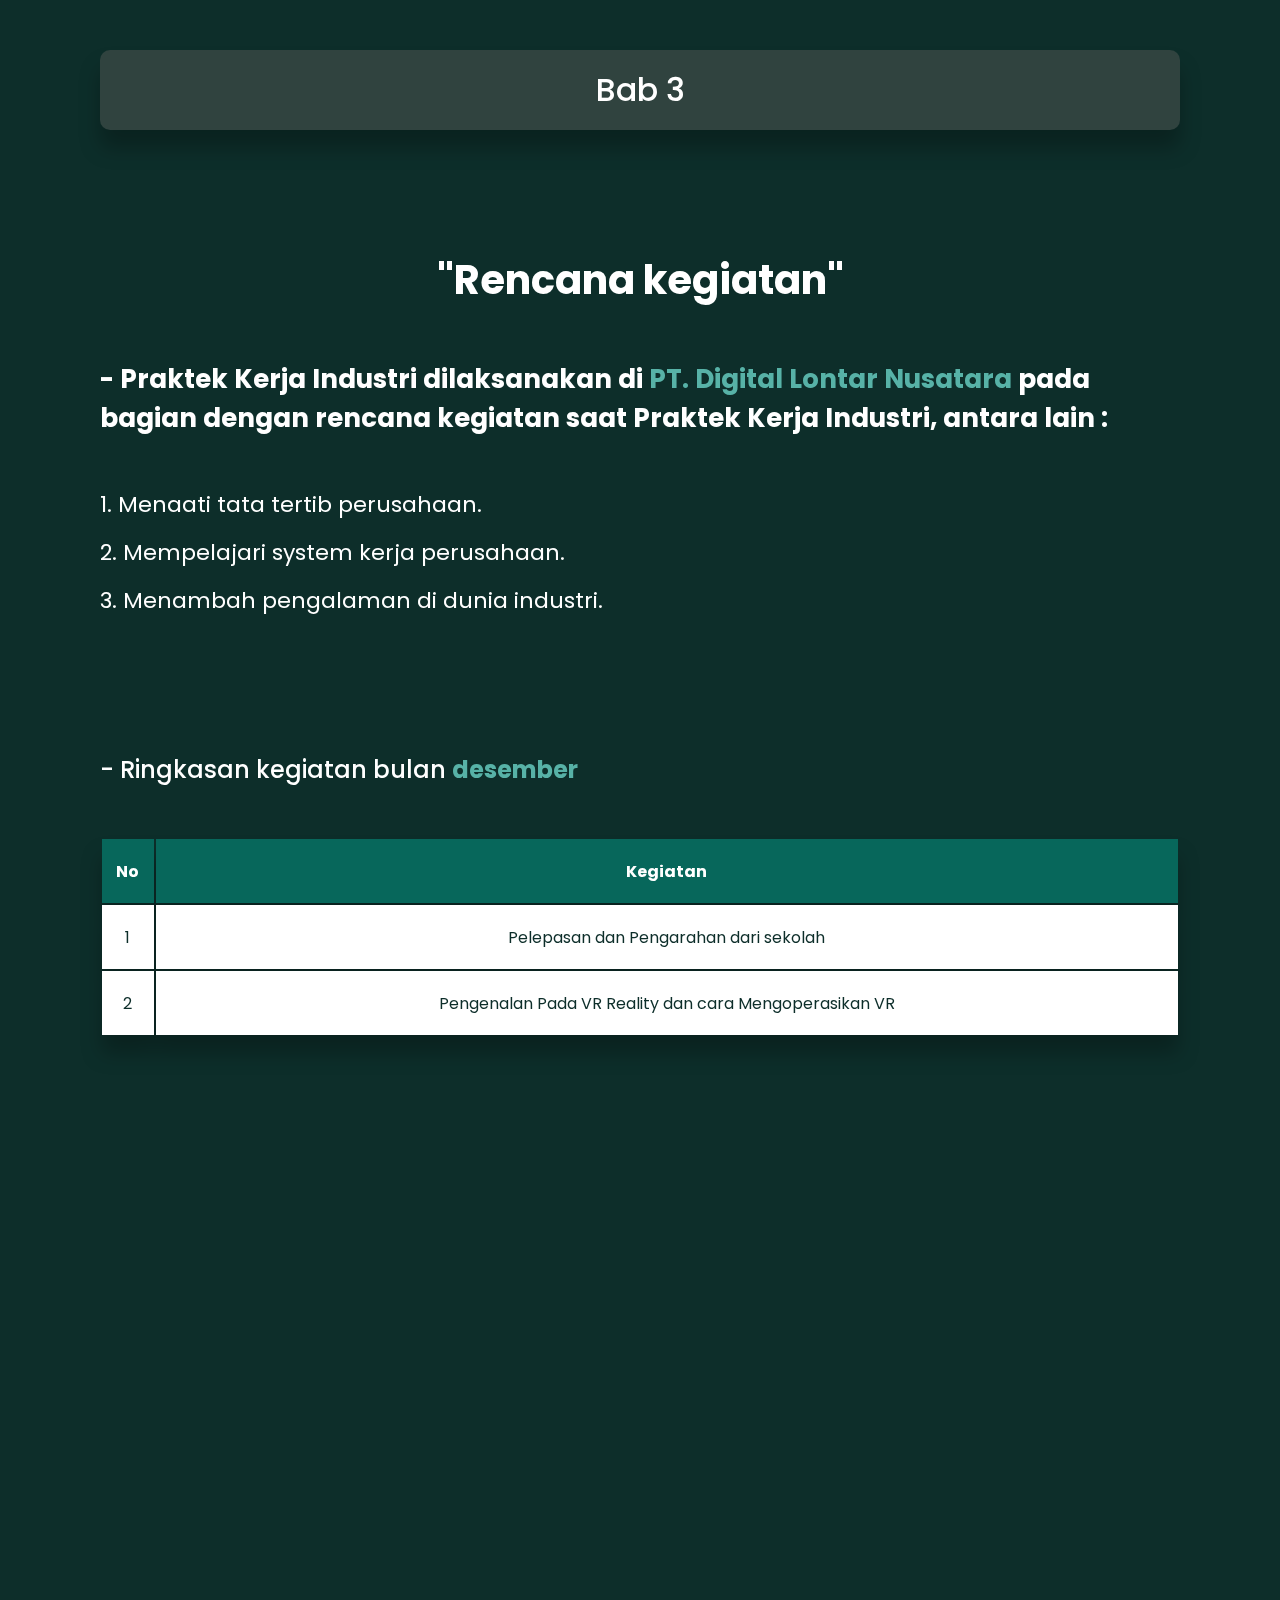
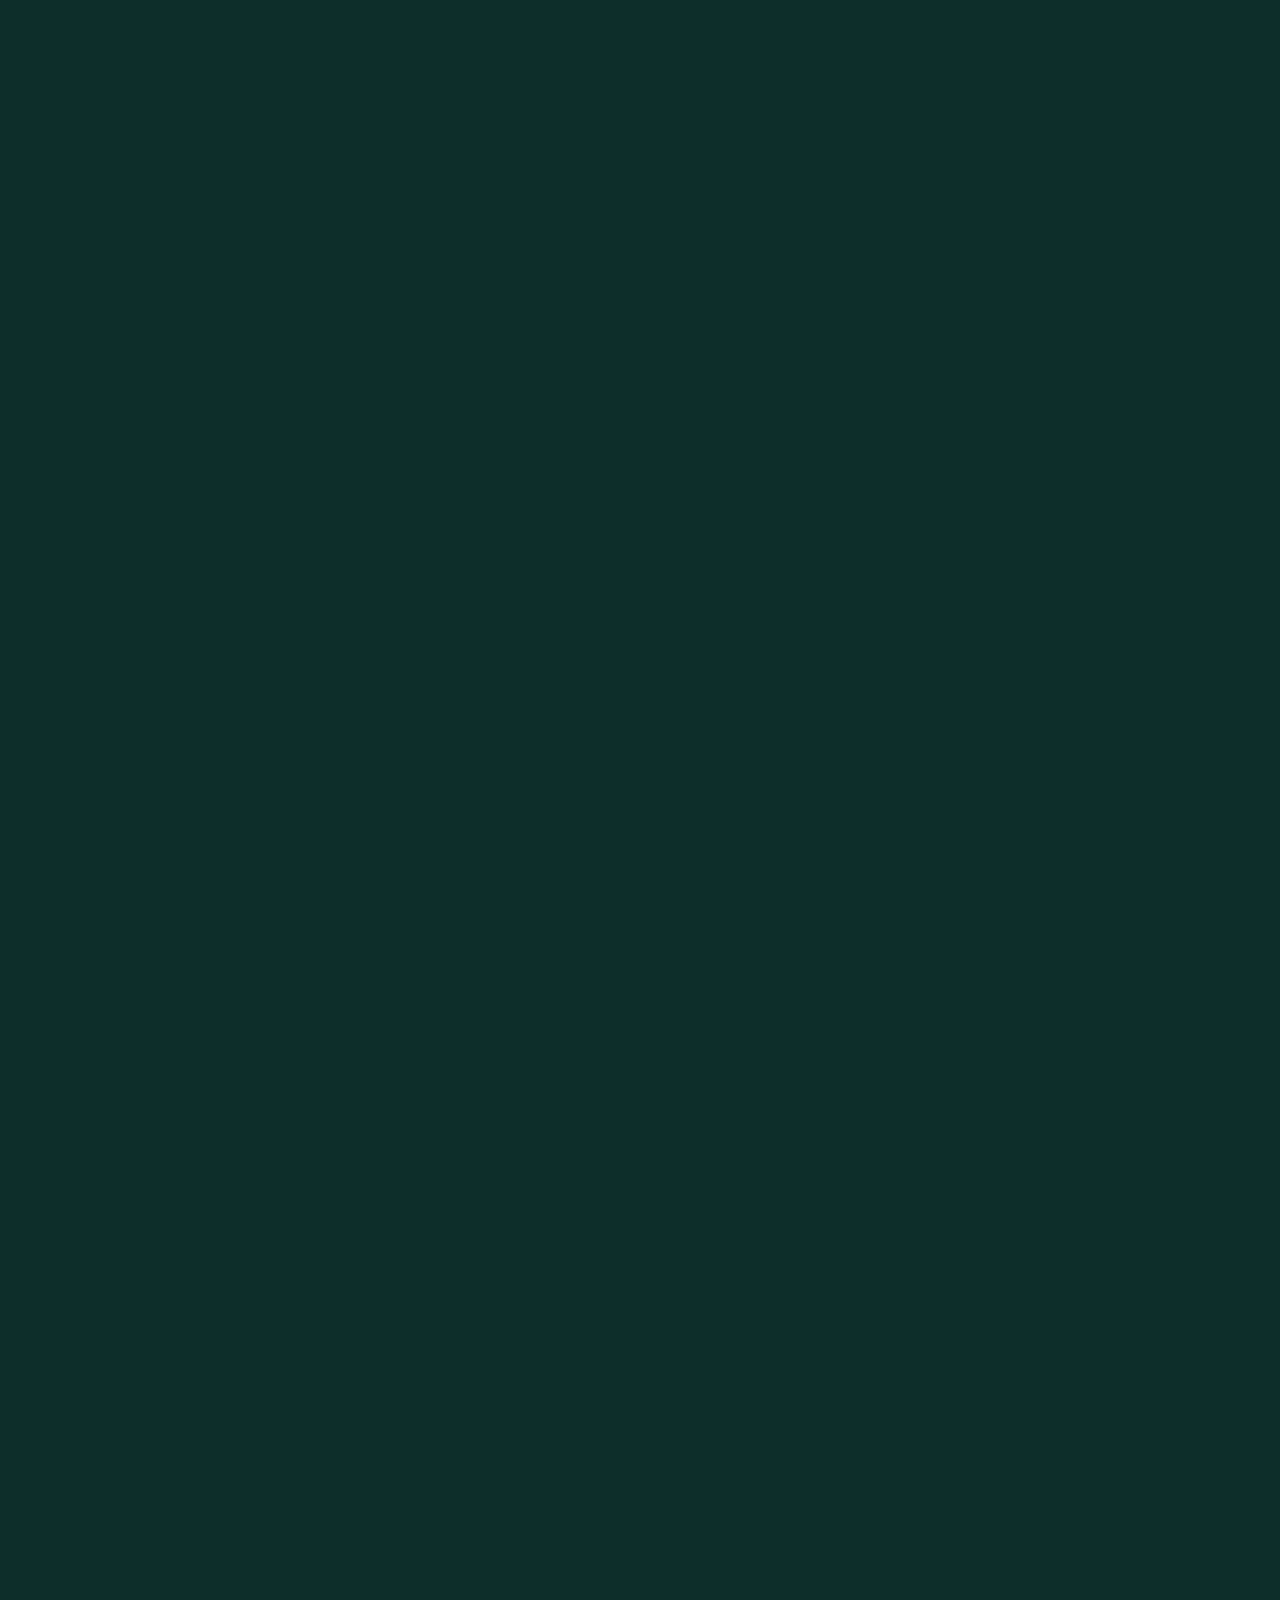
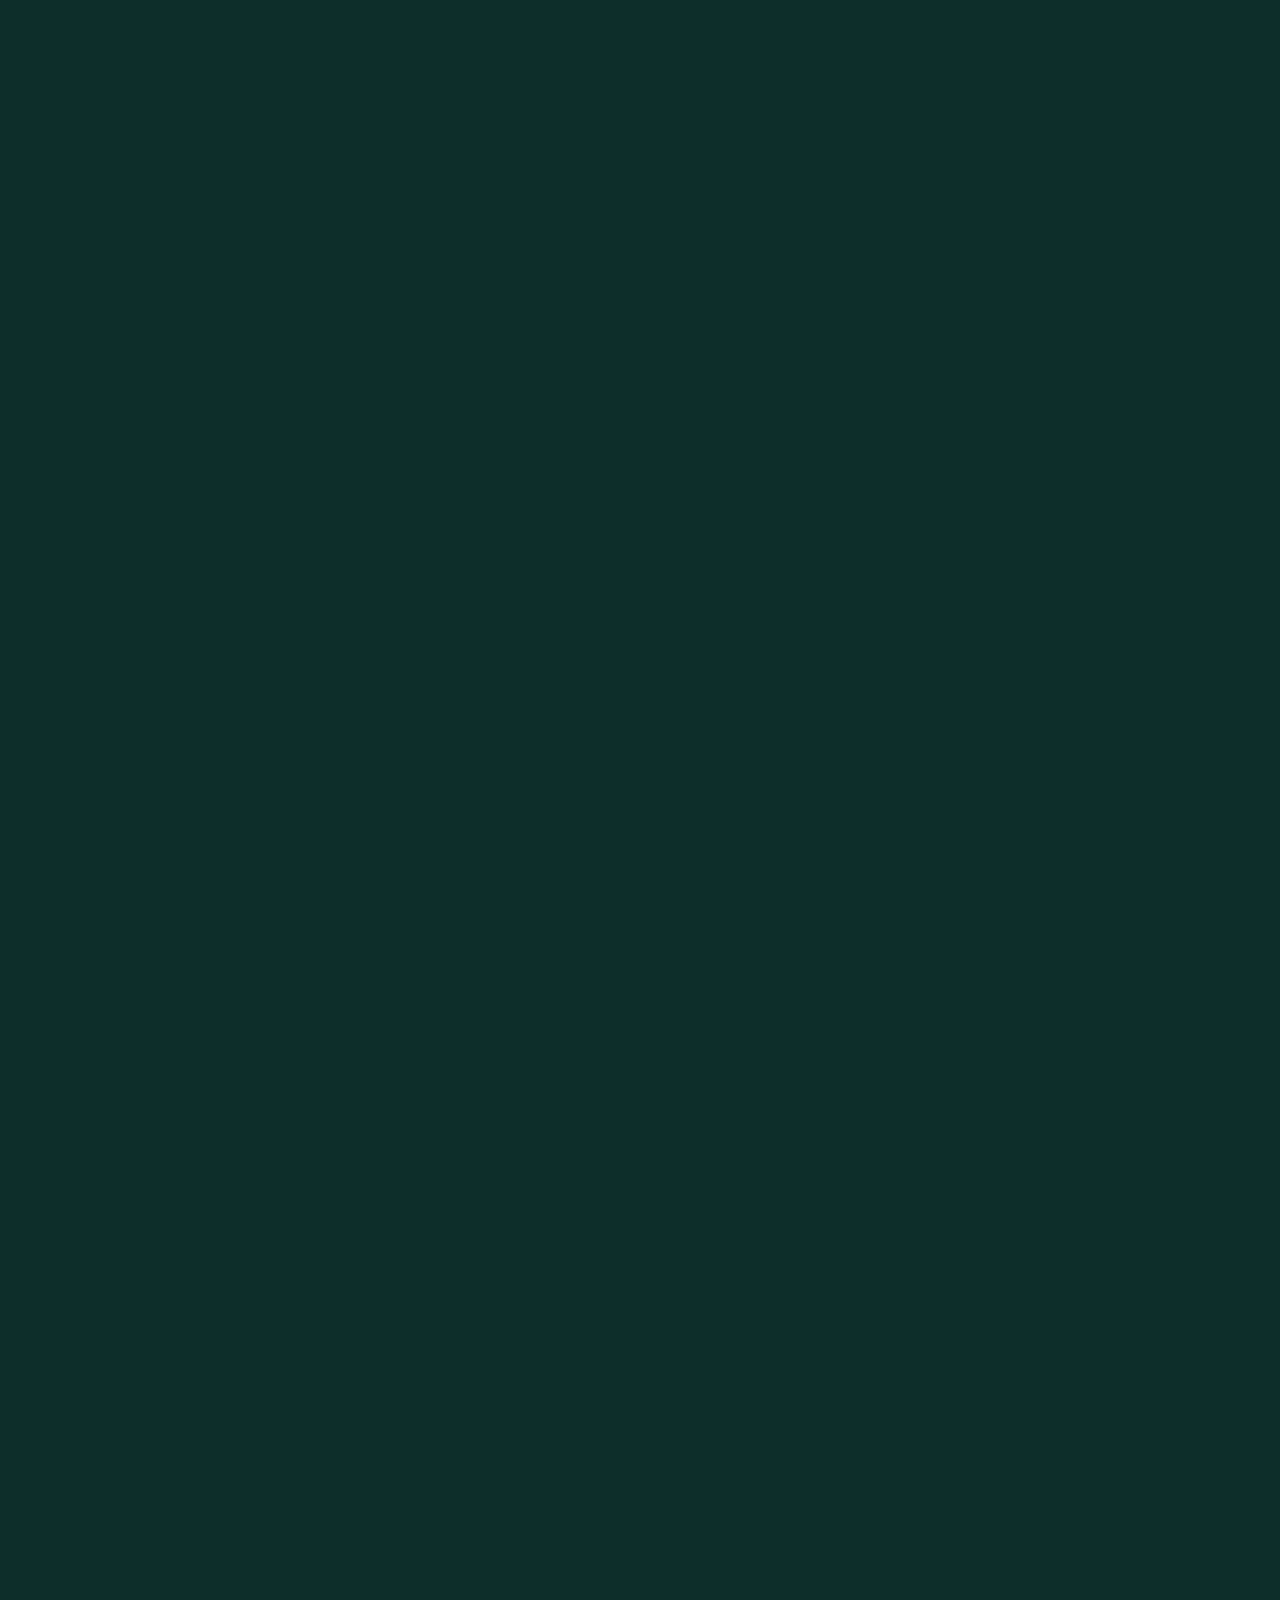
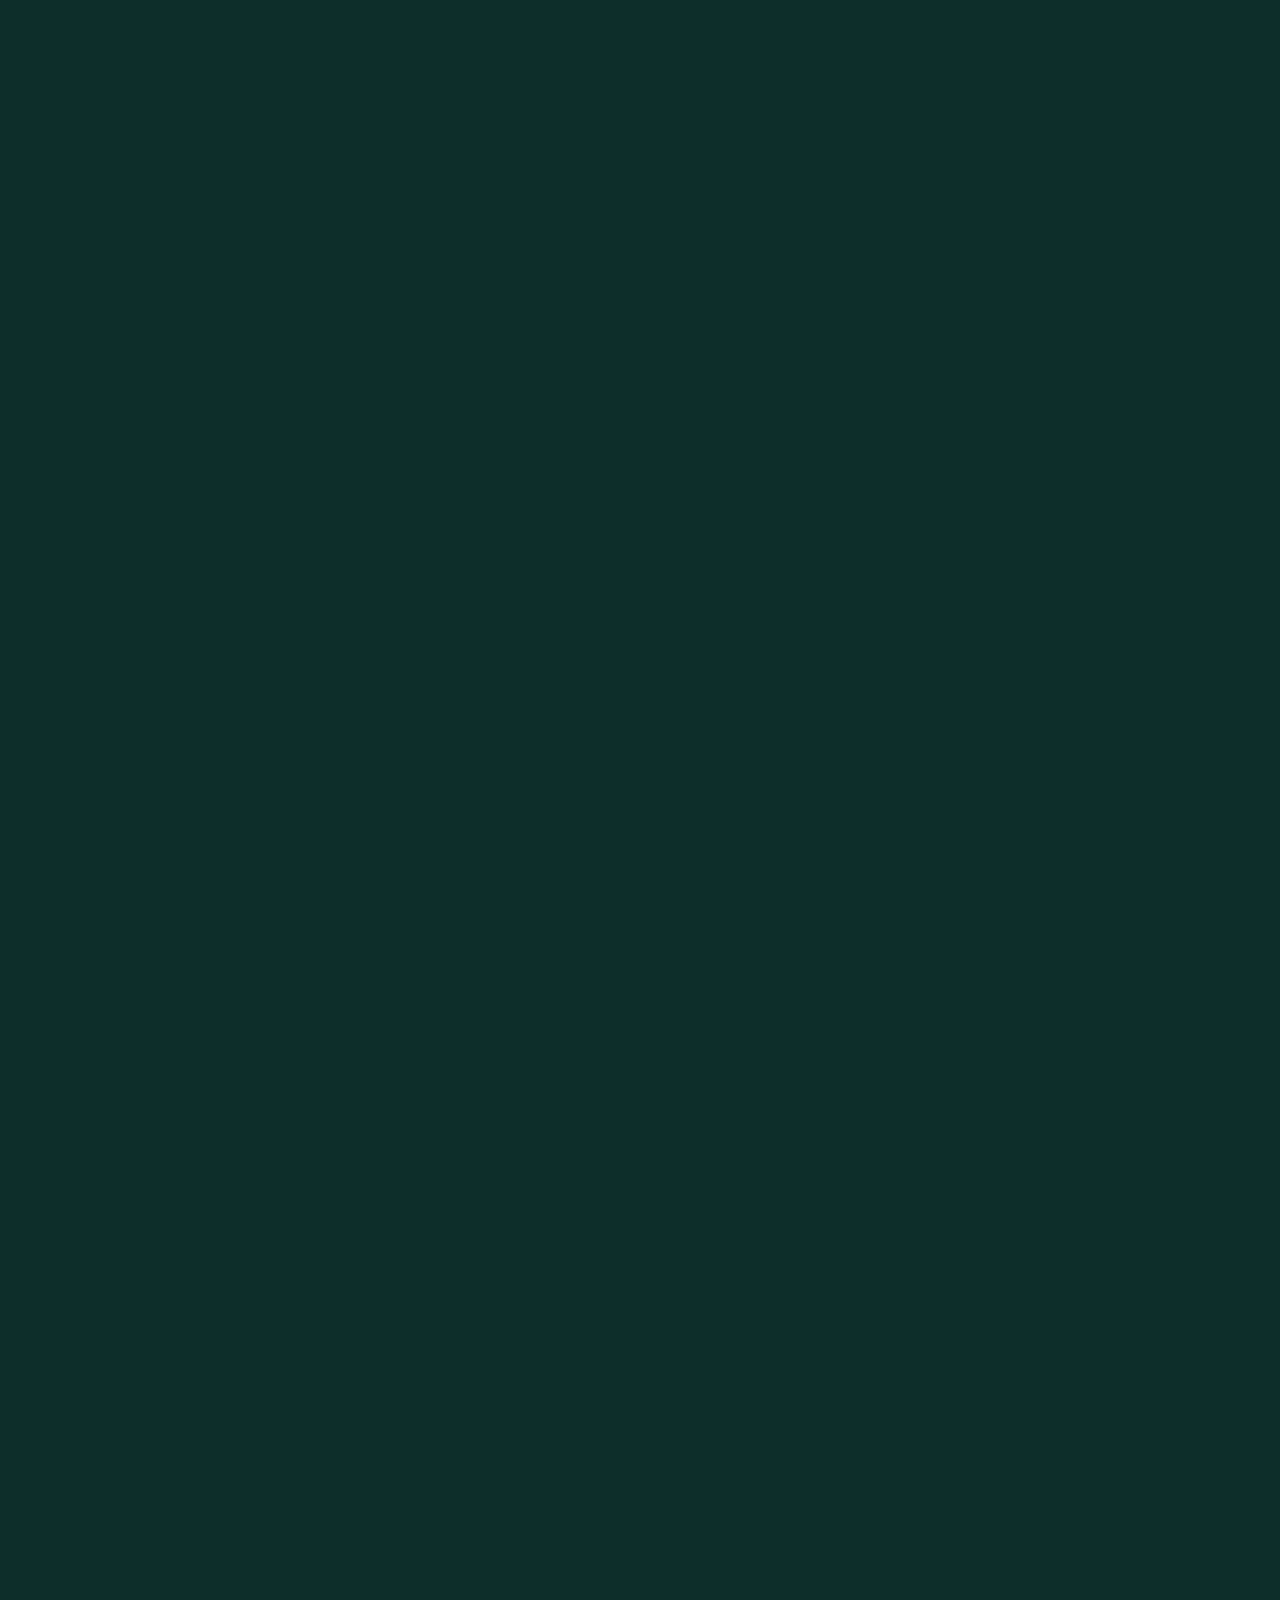
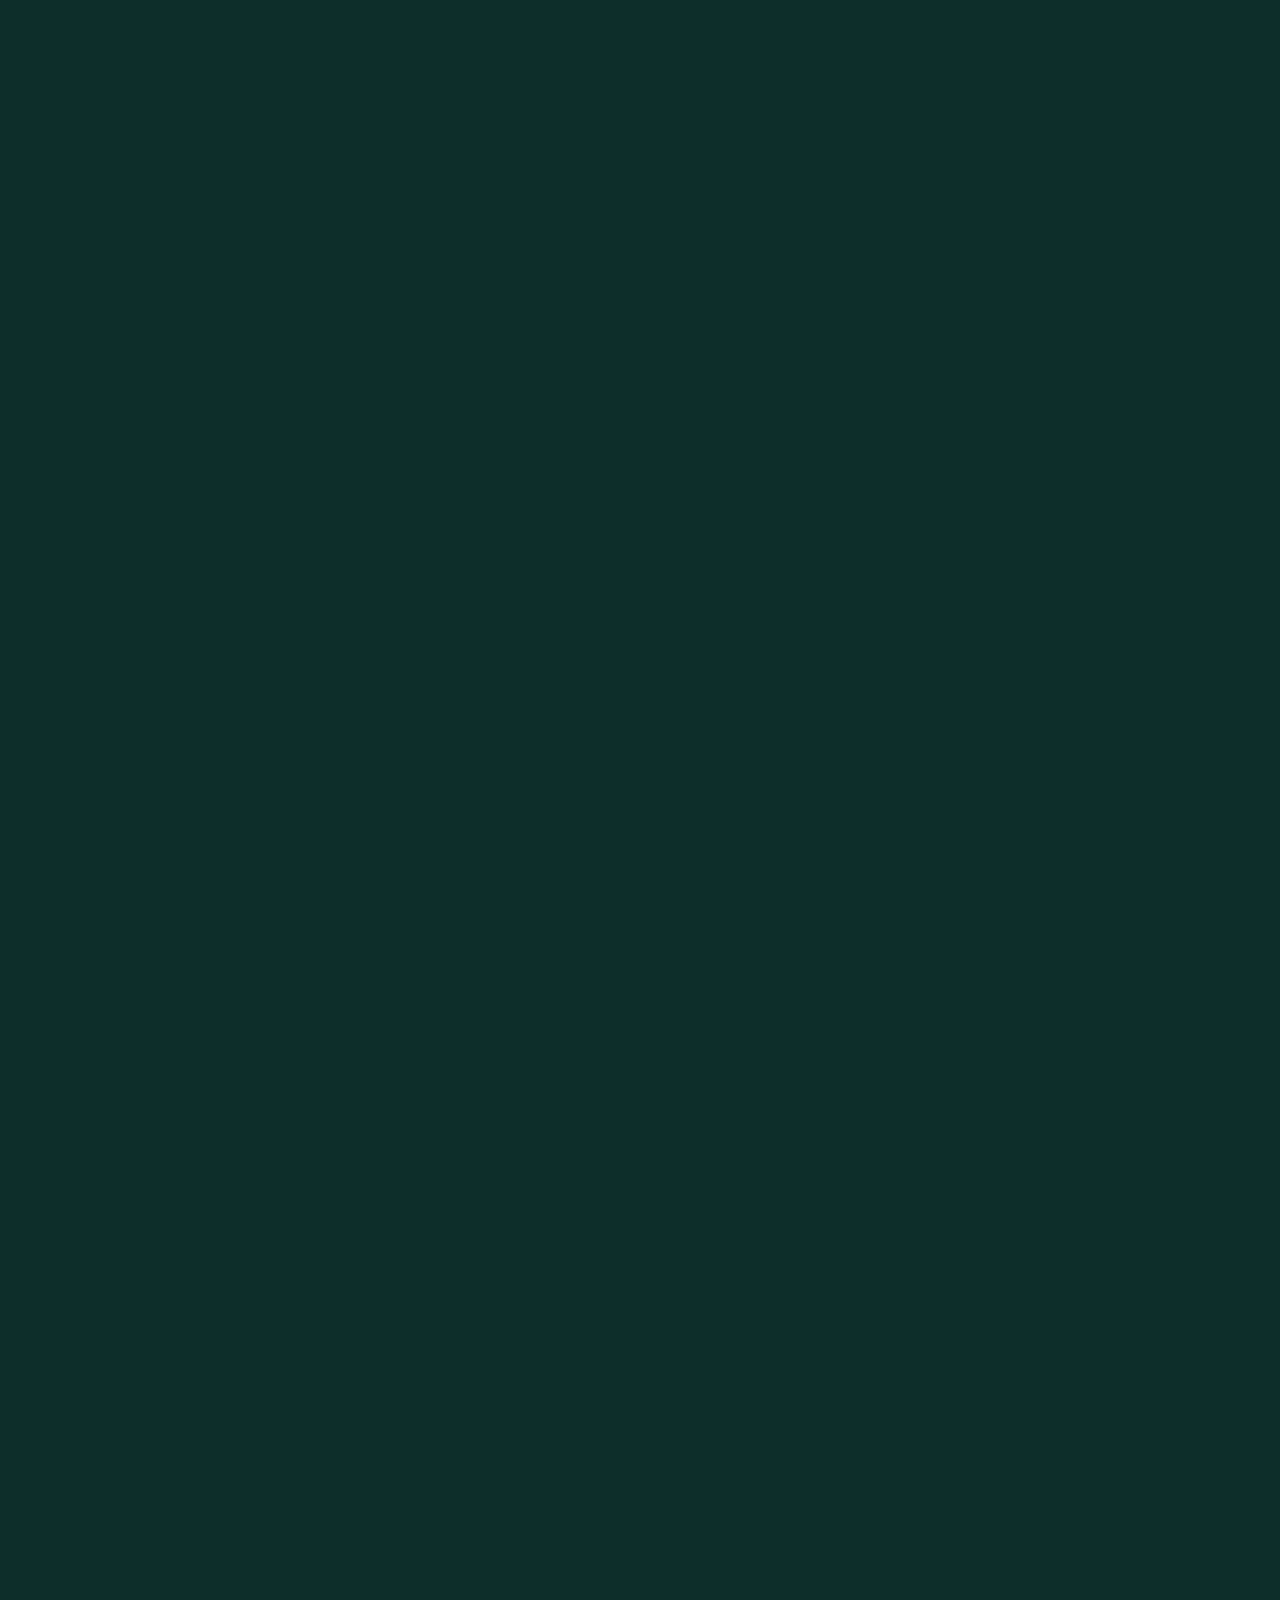
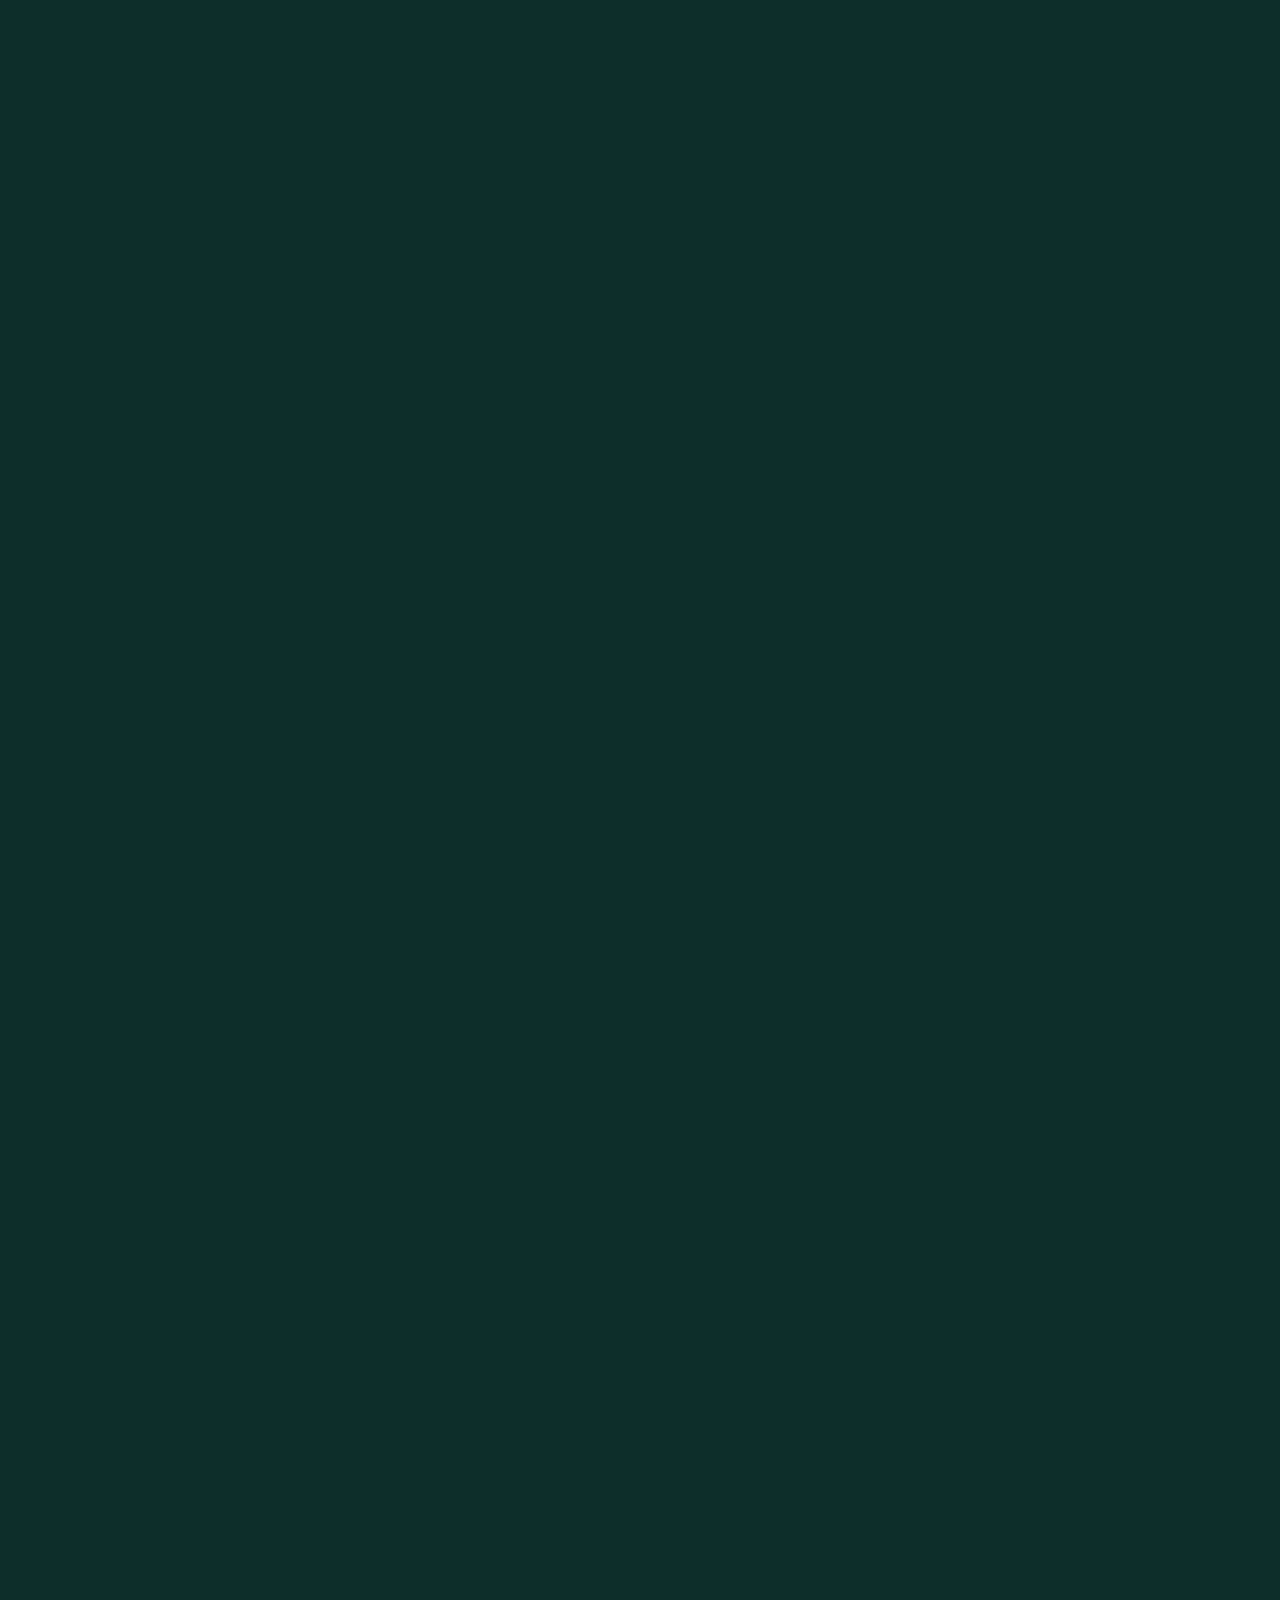
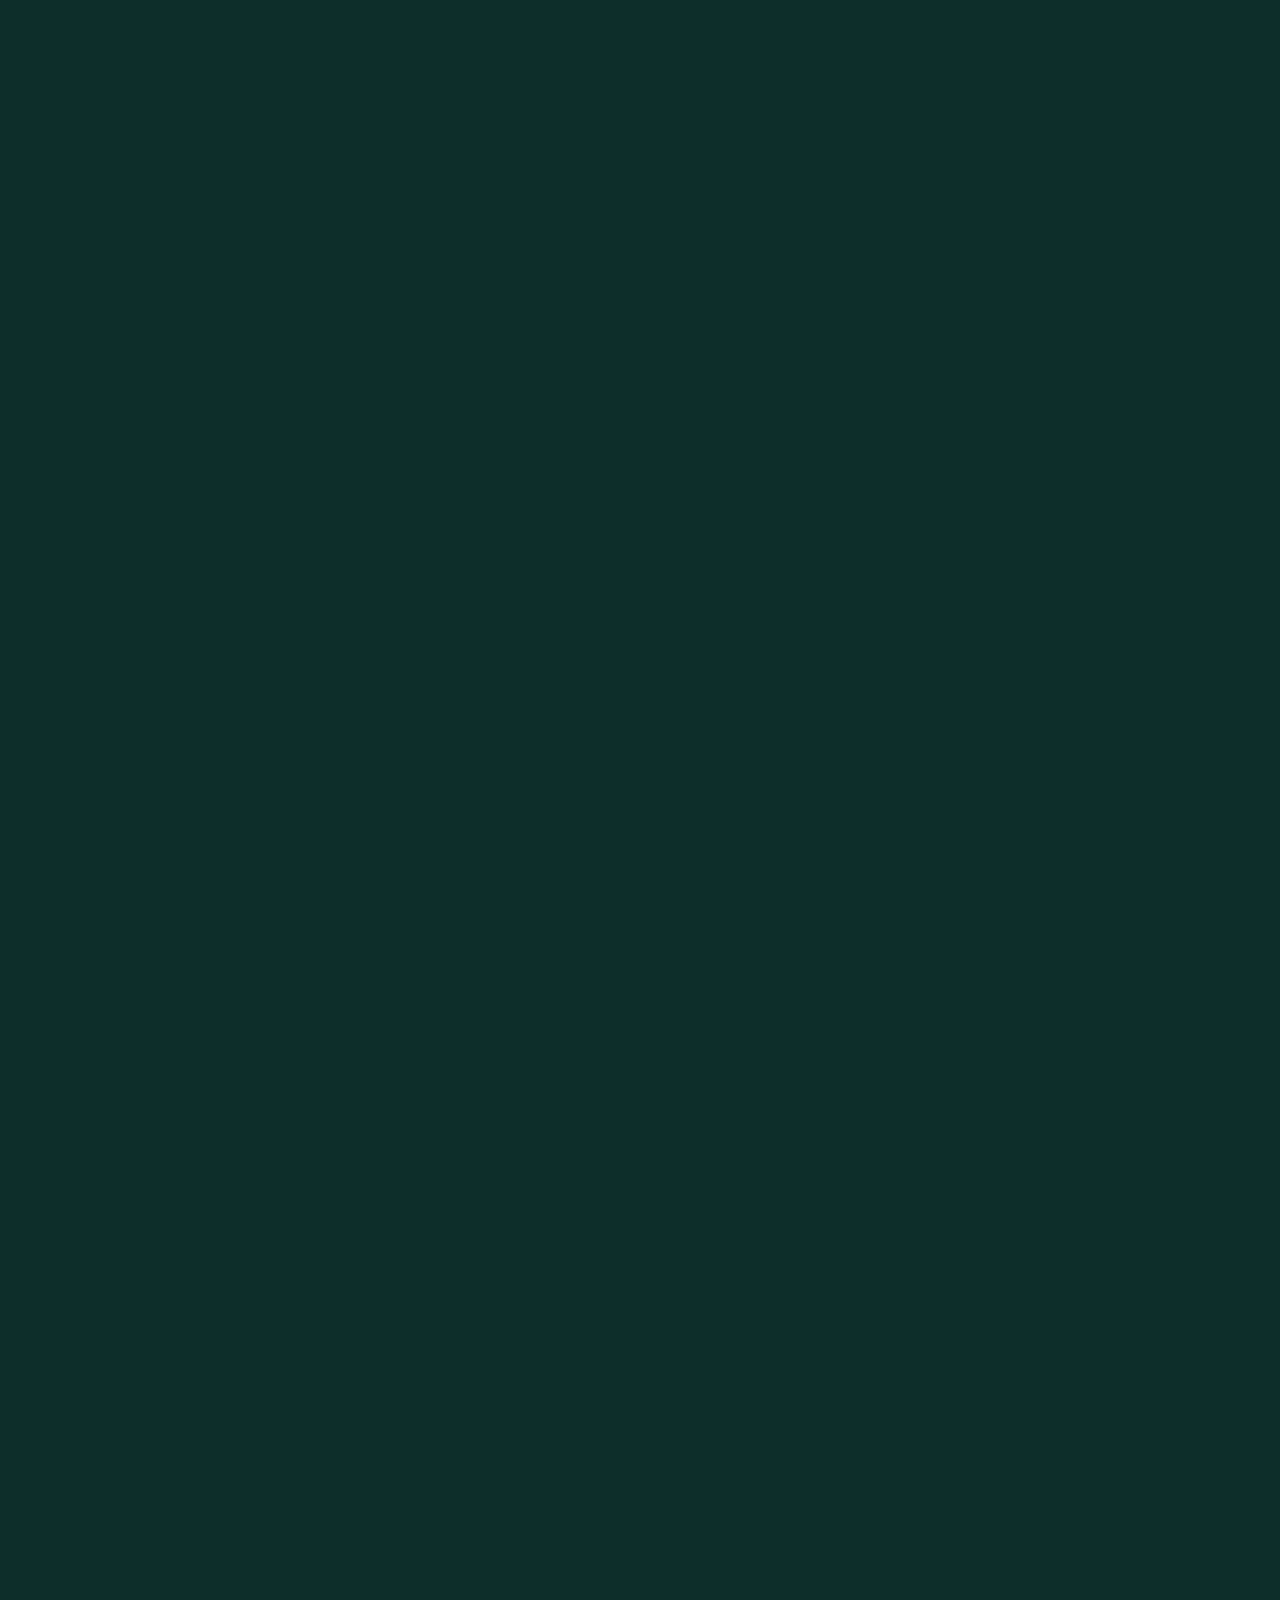
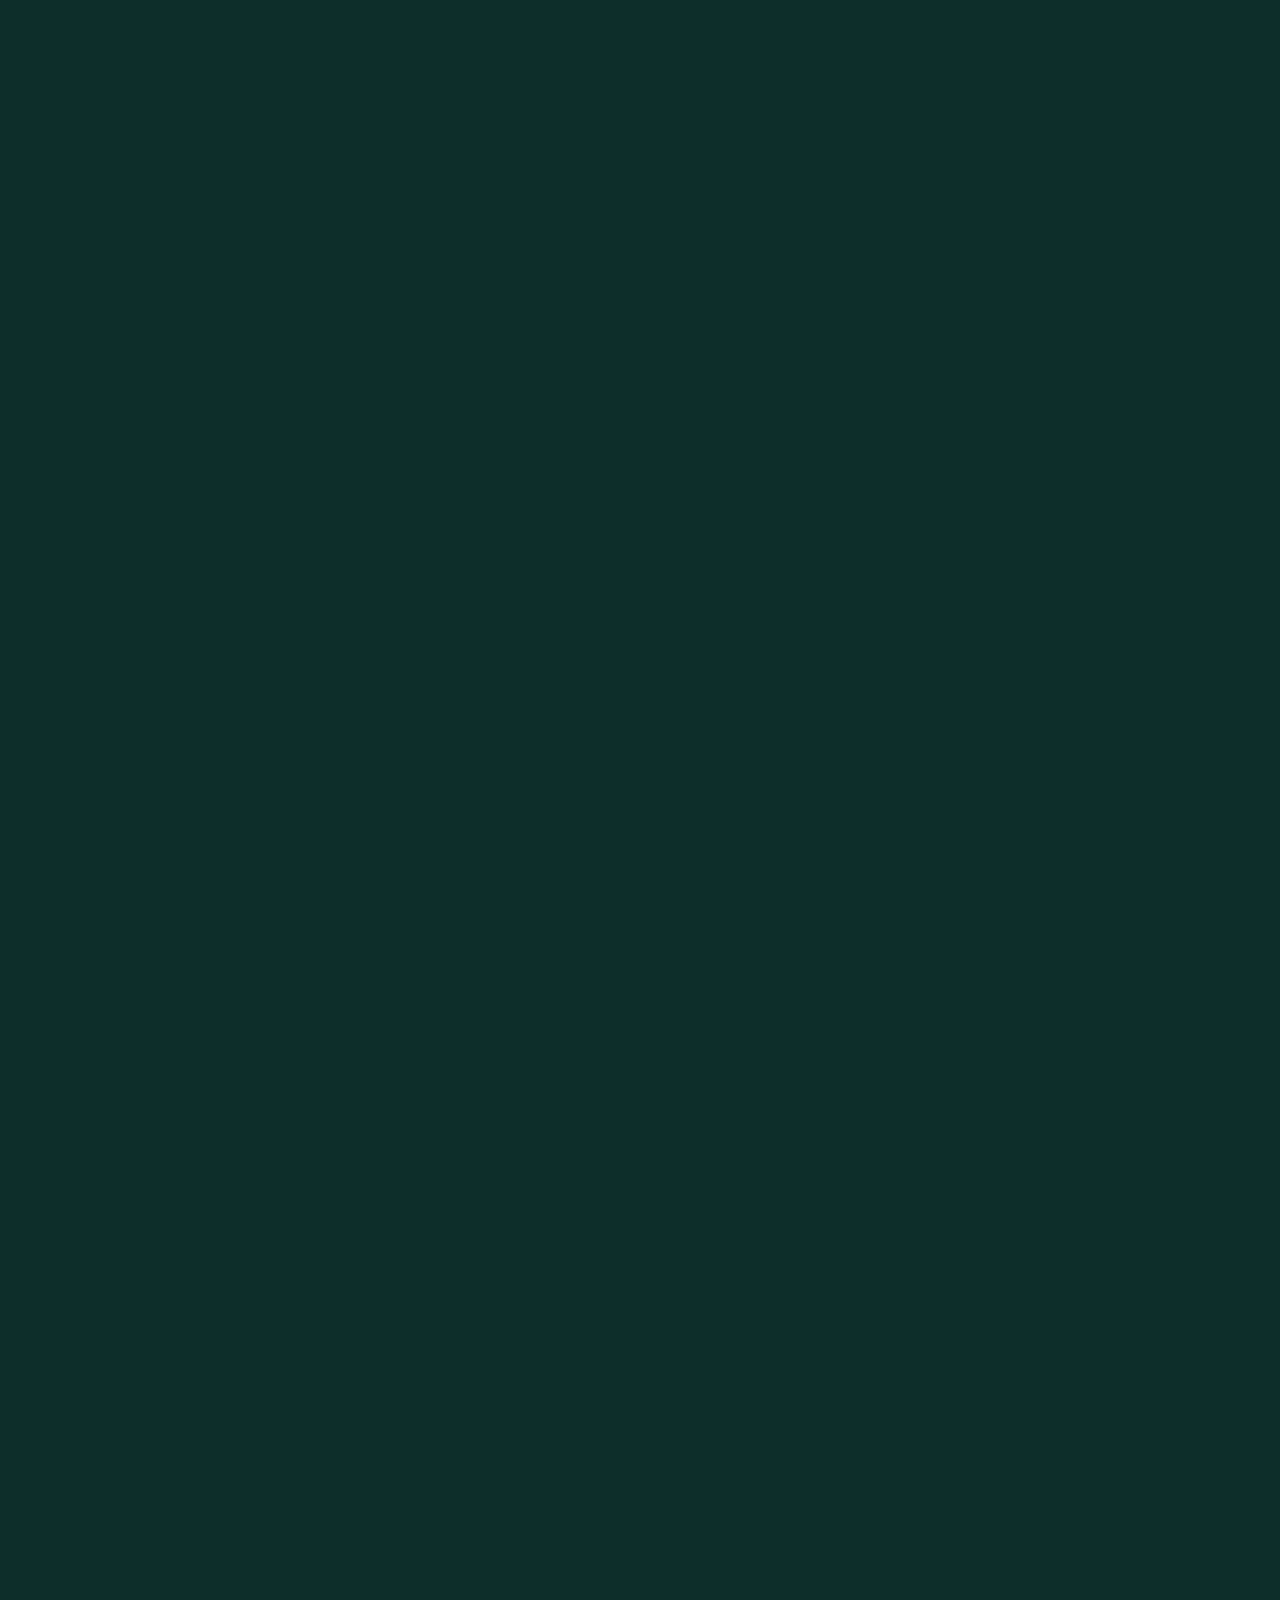
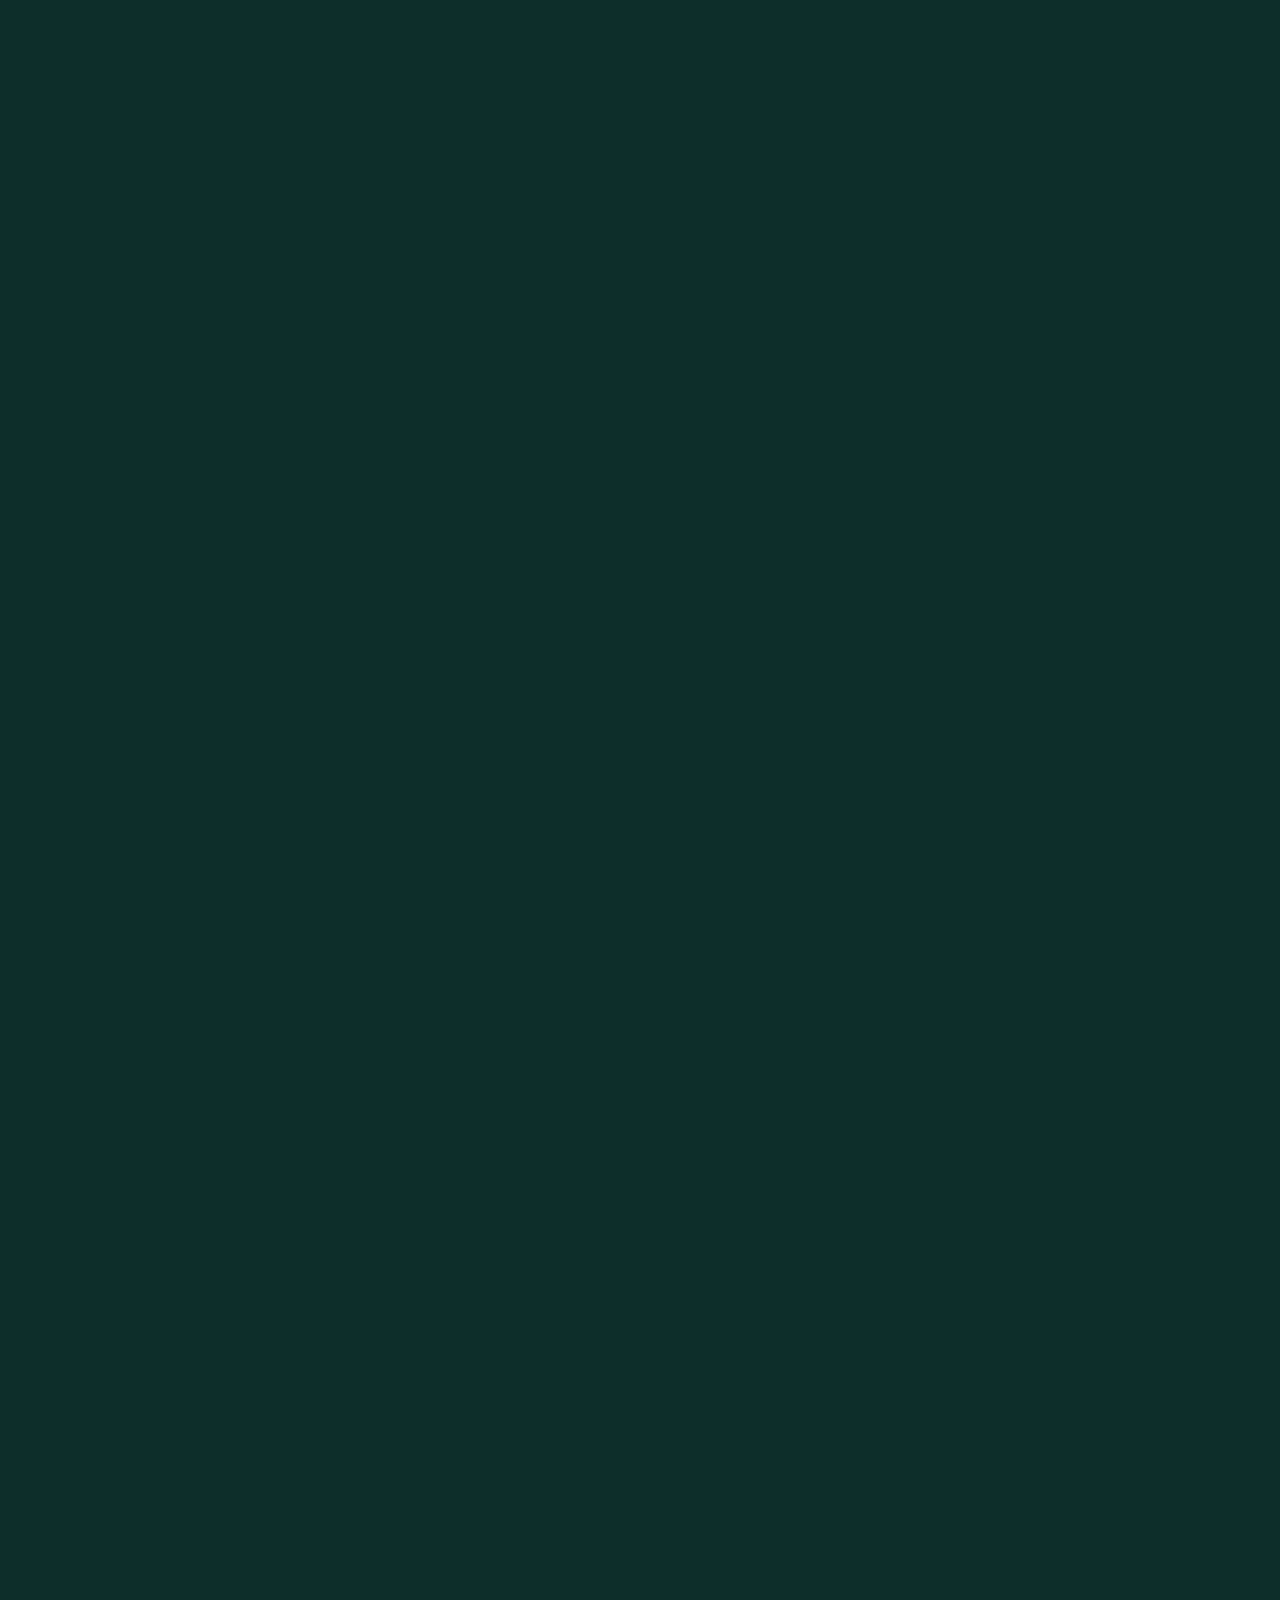
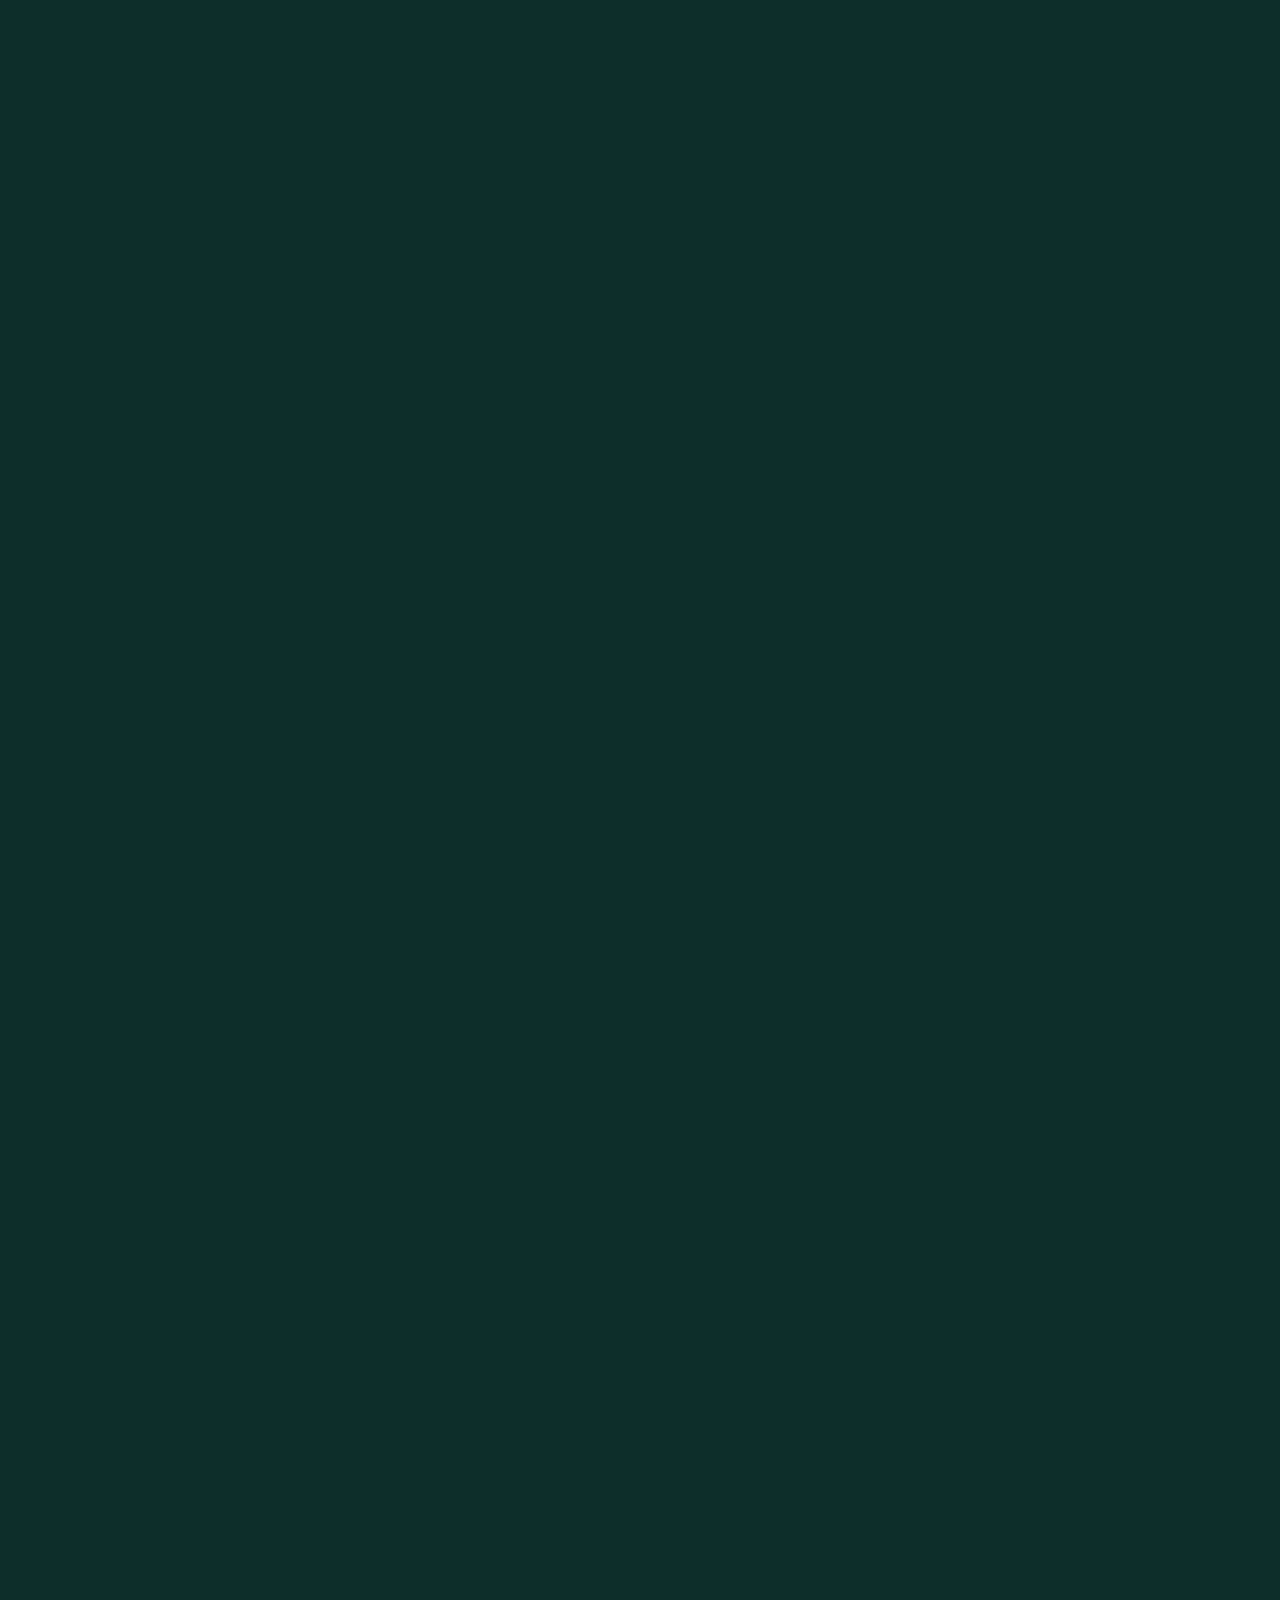
<file: packages/bab-3/bab3.html>
<!DOCTYPE html>
<html lang="en">
  <head>
    <meta charset="UTF-8" />
    <meta http-equiv="X-UA-Compatible" content="IE=edge" />
    <meta name="viewport" content="width=device-width, initial-scale=1.0" />
    <title>BAB 3</title>
    <link rel="stylesheet" href="style.css" />
    <!-- Aos -->
    <link rel="stylesheet" href="https://unpkg.com/aos@next/dist/aos.css" />
  </head>
  <body>
    <section id="header">
      <div class="header">
        <h1>Bab 3</h1>
      </div>
    </section>
    <div class="kegiatan" data-aos="fade-up" data-aos-duration="1000">
      <h1>"Rencana kegiatan"</h1>
      <h2>- Praktek Kerja Industri dilaksanakan di <span class="active"> PT. Digital Lontar Nusatara </span>pada bagian dengan rencana kegiatan saat Praktek Kerja Industri, antara lain :</h2>
      <p>1. Menaati tata tertib perusahaan.</p>
      <p>2. Mempelajari system kerja perusahaan.</p>
      <p>3. Menambah pengalaman di dunia industri.</p>
    </div>
    <div class="ringkasan">
      <!---------------------------------- DECEMBER ------------------------------------------->
      <div class="desember" data-aos="fade-up" data-aos-duration="1000">
        <div class="desember-text table-text">
          <h2>- Ringkasan kegiatan bulan <span class="active"> desember</span></h2>
        </div>
        <div class="desember-table table">
          <table>
            <tr class="header-table">
              <th>No</th>
              <th>Kegiatan</th>
            </tr>
            <tr>
              <td>1</td>
              <td>Pelepasan dan Pengarahan dari sekolah</td>
            </tr>
            <tr>
              <td>2</td>
              <td>Pengenalan Pada VR Reality dan cara Mengoperasikan VR</td>
            </tr>
          </table>
        </div>
      </div>
      <!---------------------------------- JANUARI ------------------------------------------->
      <div class="januari" data-aos="fade-up" data-aos-duration="1000">
        <div class="januari-text table-text">
          <h2>- Ringkasan kegiatan bulan <span class="active"> januari</span></h2>
        </div>
        <div class="januari-table table">
          <table>
            <tr class="header-table">
              <th>No</th>
              <th>Kegiatan</th>
            </tr>
            <tr>
              <td>1</td>
              <td>Pelepasan dan Pengarahan dari sekolah</td>
            </tr>
            <tr>
              <td>2</td>
              <td>Menjalankan Kewirausahaan Penyewaan VR (Virtual Reality)</td>
            </tr>
            <tr>
              <td>3</td>
              <td>Instalasi Game VR (Virtual Reality)</td>
            </tr>
          </table>
        </div>
      </div>
      <!---------------------------------- FEBRUARI ------------------------------------------->
      <div class="februari" data-aos="fade-up" data-aos-duration="1000">
        <div class="februari-text table-text">
          <h2>- Ringkasan kegiatan bulan <span class="active"> februari</span></h2>
        </div>
        <div class="februari-table table">
          <table>
            <tr class="header-table">
              <th>No</th>
              <th>Kegiatan</th>
            </tr>
            <tr>
              <td>1</td>
              <td>Menjalankan Kewirausahaan Penyewaan VR (Virtual Reality)</td>
            </tr>
            <tr>
              <td>2</td>
              <td>Membuat Desain Form Login Tahoma</td>
            </tr>
            <tr>
              <td>3</td>
              <td>Membuat Desain UI/UX (User Interface,User Experience) Web Tahoma</td>
            </tr>
          </table>
        </div>
      </div>
      <!---------------------------------- MARET ------------------------------------------->
      <div class="maret" data-aos="fade-up" data-aos-duration="1000">
        <div class="maret-text table-text">
          <h2>- Ringkasan kegiatan bulan <span class="active"> maret</span></h2>
        </div>
        <div class="maret-table table">
          <table>
            <tr class="header-table">
              <th>No</th>
              <th>Kegiatan</th>
            </tr>
            <tr>
              <td>1</td>
              <td>Menjalankan Kewirausahaan Penyewaan VR (Virtual Reality)</td>
            </tr>
            <tr>
              <td>2</td>
              <td>Repost story gameplay bermain VR (Virtual Reality)</td>
            </tr>
          </table>
        </div>
      </div>
      <!---------------------------------- APRIL ------------------------------------------->
      <div class="april" data-aos="fade-up" data-aos-duration="1000">
        <div class="april-text table-text">
          <h2>- Ringkasan kegiatan bulan <span class="active"> april</span></h2>
        </div>
        <div class="april-table table">
          <table>
            <tr class="header-table">
              <th>No</th>
              <th>Kegiatan</th>
            </tr>
            <tr>
              <td>1</td>
              <td>Menjalankan Kewirausahaan Penyewaan VR (Virtual Reality)</td>
            </tr>
            <tr>
              <td>2</td>
              <td>Membuat laporan prakrin</td>
            </tr>
          </table>
        </div>
      </div>
    </div>

    <div class="tugas" data-aos="fade-up" data-aos-duration="1000">
      <h1>"Deskripsi tugas yang dilaksanakan"</h1>
      <div class="project-web">
        <div class="project-text">
          <h2>- Membuat <span class="active"> web tahoma</span></h2>
        </div>
        <div class="tahap tahap-1">
          <p>1. Buat Folder Utama untuk menyimpan file-file yang dibutuhkan untuk membuat web (background,suasana Tahoma,logo,dll)</p>
        </div>
        <div class="tahap tahap-2">
          <p>2. buka folder yang sudah dibuat tadi di aplikasi visual studio code,lalu Buat file index.html dan style.css</p>
          <img src="../../img/bab3/2.png" alt="" />
        </div>
        <div class="tahap tahap-3">
          <p>3. Lalu ketik syntax dasar pada file html seperti gambar dibawah</p>
          <img src="../../img/bab3/3.png" alt="" />
        </div>
        <div class="tahap tahap-4">
          <p>4. Import font yang ingin digunakan di dalam web dan ketik syntax di bawah untuk reset padding dan margin web</p>
          <img src="../../img/bab3/4.png" alt="" />
        </div>
        <div class="tahap tahap-5">
          <p>5. Ketikan Syntax Seperti gambar dibawah untuk membuat bagian navbar pada web</p>
          <img src="../../img/bab3/5.png" alt="" />
        </div>
        <div class="tahap tahap-6">
          <p>6..Lalu styling bagian navbar dengan mengetikan syntax css seperti dibawah,dan navbar web sudah jadi</p>
          <img src="../../img/bab3/6.png" alt="" />
          <img src="../../img/bab3/7.png" alt="" />
        </div>
        <div class="tahap tahap-7">
          <p>7. Agar Terlihat Bagus di Smartphone Buat Tampilan Hamburger menu untuk tampilan navbar di HP (Handphone) dengan cara membuat file script,js,lalu hubungkan dengan file index.html</p>
        </div>
        <div class="tahap tahap-8">
          <p>8. Ketik Syntax Javascript dibawah untuk Menjalankan Button hamburger menu pada web</p>
          <img src="../../img/bab3/8.png" alt="" />
        </div>
        <div class="tahap tahap-8">
          <p>9. Agar Sedikit lebih bagus,tambahkan animasi pada hamburger menu dengan mengetikan syntax css dibawah</p>
          <img src="../../img/bab3/9.png" alt="" />
        </div>
        <div class="tahap tahap-9">
          <p>10. Tampilan Smartphone Navbar sudah jadi,Dan bisa di lihat di web browser</p>
          <img src="../../img/bab3/10.png" alt="" />
        </div>
        <div class="tahap tahap-10">
          <p>11. Setelah selesa pada bagian navabar,buat section header dengan mengetikan syntax html dan css seperti dibawah</p>
          <img src="../../img/bab3/11.png" alt="" />
          <img src="../../img/bab3/11-2.png" alt="" />
        </div>
        <div class="tahap tahap-11">
          <p>12. Agar terlihat lebih menarik hias bagian header website dengan membuat navigasi scroll down,ketikan syntax html dibawah dan css di bawah untuk membuat dan styling tombol navigasi scroll down website</p>
          <img src="../../img/bab3/12.png" alt="" />
          <img src="../../img/bab3/12-2.png" alt="" />
        </div>
        <div class="tahap tahap-12">
          <p>13. Bagian Header website sudah jadi,untuk melihat bisa buka di web browser yang biasa digunakan</p>
          <img src="../../img/bab3/13.png" alt="" />
        </div>
        <div class="tahap tahap-13">
          <p>14. Setelah bagian header selesai lanjutkan membuat bagian halaman about pada web dengan mengetikan syntax html seperti di bawah</p>
          <img src="../../img/bab3/14.png" alt="" />
        </div>
        <div class="tahap tahap-14">
          <p>15. Seperti biasa agar terlihat lebih cantik styling bagian about menggunakan css dengan mengetikan syntax seperti dibawah,Dan Bagian about pun sudah selesai</p>
          <img src="../../img/bab3/15.png" alt="" />
          <img src="../../img/bab3/15-2.png" alt="" />
        </div>
        <div class="tahap tahap-15">
          <p>16. Setelah membuat bagian about buatlah bagian banner untuk memisahkan bagian about dengan halaman Netflix dan VR(Virtual Reality) yang nanti akan dibuat.</p>
        </div>
        <div class="tahap tahap-16">
          <p>17. untuk membuat bagian banner,pilih 3 gambar suasana Tahoma yang sudah di siapkan di awal,dan ketik syntax css dan html seperti di bawah.</p>
          <img src="../../img/bab3/17.png" alt="" />
          <img src="../../img/bab3/17-2.png" alt="" />
        </div>
        <div class="tahap tahap-17">
          <p>18. Bagian Banner pun sudah jadi.</p>
          <img src="../../img/bab3/18.png" alt="" />
        </div>
        <div class="tahap tahap-18">
          <p>
            19. Setelah Bagian Banner sudah selesai Lanjutkan Dengan membuat bagian Netflix dan VR (Virtual Reality ) Dengan mengetikan syntax html dan css seperti dibawah (jangan lupa siapkan 2 gambar yang berkaitan dengan Suasana bermain
            VR (Virtual Reality) dan Netflix).
          </p>
          <img src="../../img/bab3/19.png" alt="" />
          <img src="../../img/bab3/19-2.png" alt="" />
          <img src="../../img/bab3/19-3.png" alt="" />
        </div>
        <div class="tahap tahap-19">
          <p>20. .Bagian VR ( Virtual Reality ) dan Netflix sudah jadi dan bisa di lihat di web browser untuk preview.</p>
          <img src="../../img/bab3/20.png" alt="" />
          <img src="../../img/bab3/20-2.png" alt="" />
        </div>
        <div class="tahap tahap-20">
          <p>21. Setelah Bagian Netflix dan VR (Virtual Reality) selesai lanjutkan membuat bagian footer webite dengan mengetikan syntax html dan css seperti di bawah.</p>
          <img src="../../img/bab3/21.png" alt="" />
          <img src="../../img/bab3/21-2.png" alt="" />
        </div>
        <div class="tahap tahap-21">
          <p>21. Bagian footer website pun sudah jadi.</p>
          <img src="../../img/bab3/22.png" alt="" />
        </div>
      </div>
    </div>
    <div class="btn">
      <a href="../bab-2/bab2.html">
        <div class="previous">
          <img src="../../img/previous.png" alt="previous" />
        </div>
      </a>
      <a href="../bab-4/bab4.html">
        <div class="next">
          <img src="../../img/next.png" alt="next" />
        </div>
      </a>
    </div>
    <script src="https://unpkg.com/aos@next/dist/aos.js"></script>
    <script>
      AOS.init();
    </script>
  </body>
</html>
</file>
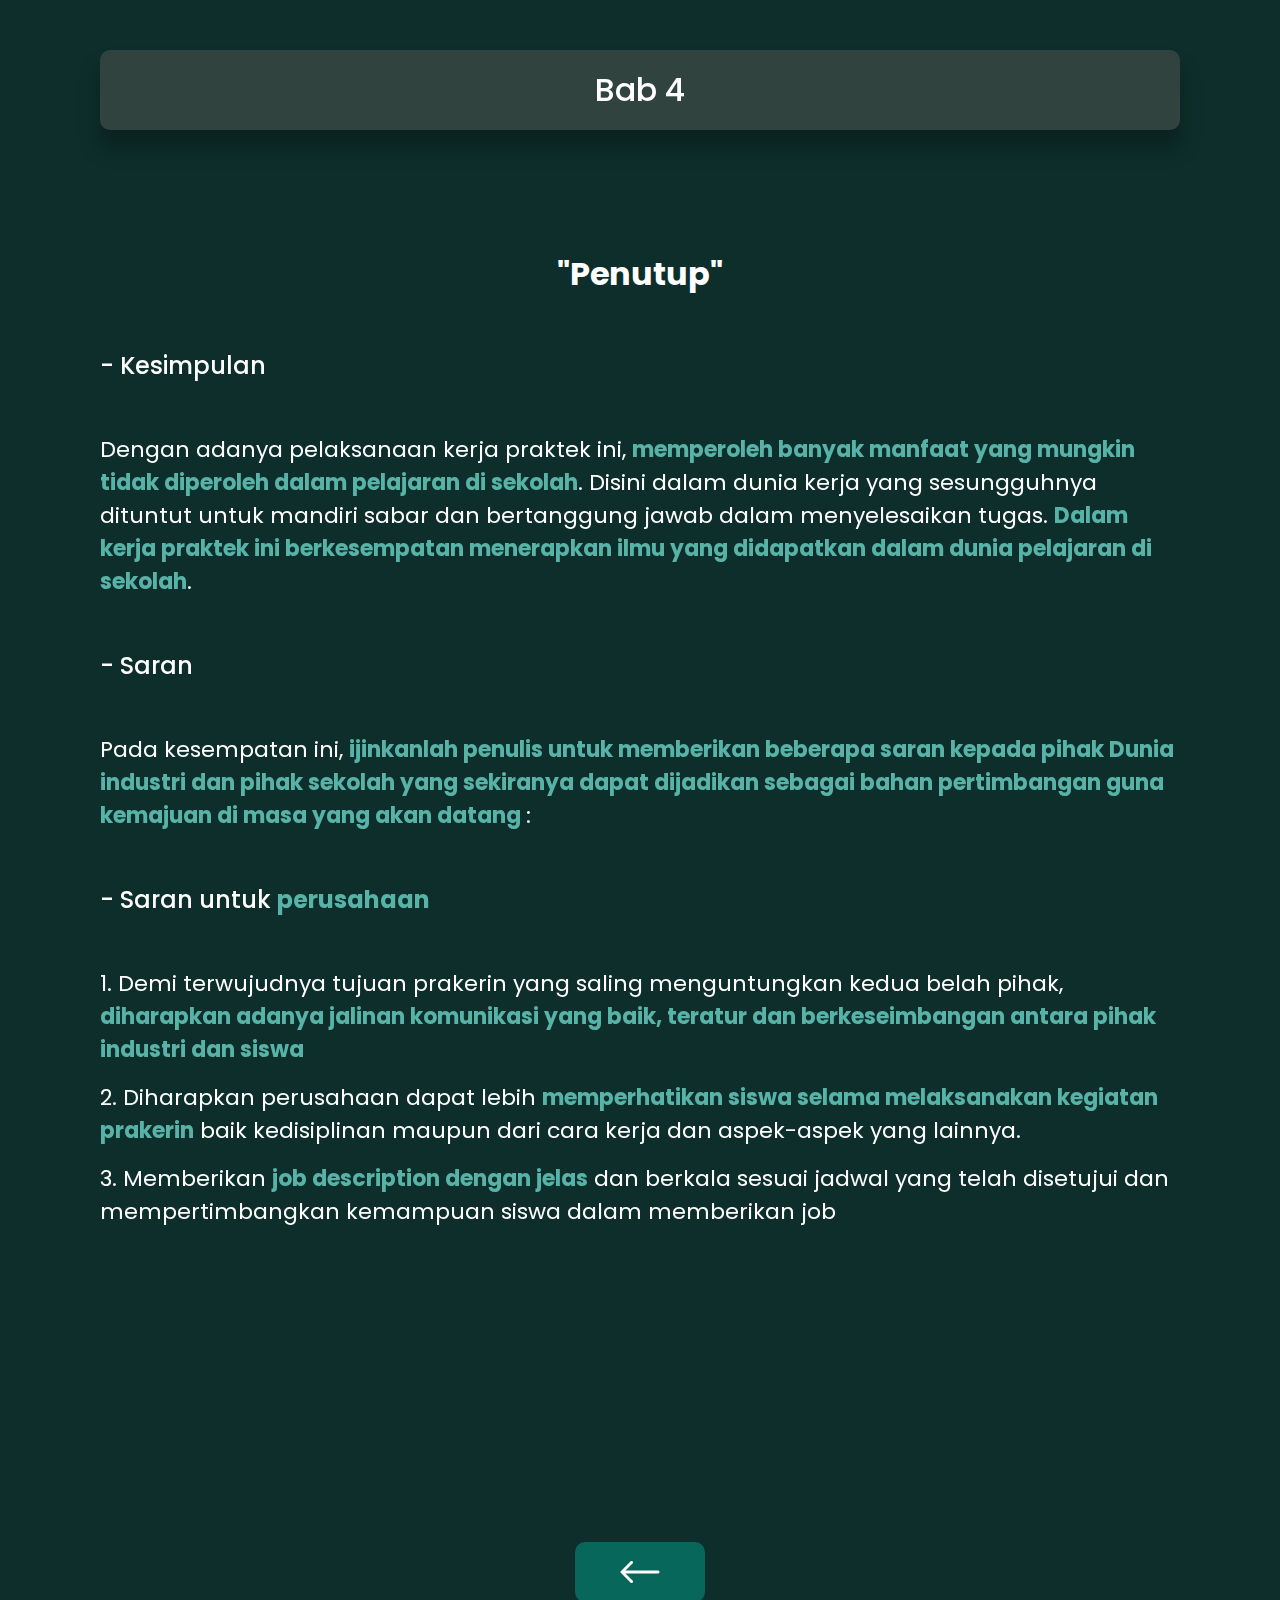
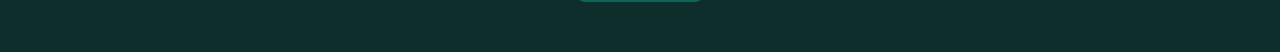
<file: packages/bab-4/bab4.html>
<!DOCTYPE html>
<html lang="en">
  <head>
    <meta charset="UTF-8" />
    <meta http-equiv="X-UA-Compatible" content="IE=edge" />
    <meta name="viewport" content="width=device-width, initial-scale=1.0" />
    <title>BAB 4</title>
    <link rel="stylesheet" href="style.css" />
    <!-- Aos -->
    <link rel="stylesheet" href="https://unpkg.com/aos@next/dist/aos.css" />
  </head>
  <body>
    <section id="header">
      <div class="header">
        <h1>Bab 4</h1>
      </div>
    </section>
    <div class="penutup">
      <h1>"Penutup"</h1>
      <div class="kesimpulan" data-aos="fade-up" data-aos-duration="1000">
        <h2>- Kesimpulan</h2>
        <p>
          Dengan adanya pelaksanaan kerja praktek ini, <span class="active">memperoleh banyak manfaat yang mungkin tidak diperoleh dalam pelajaran di sekolah</span>. Disini dalam dunia kerja yang sesungguhnya dituntut untuk mandiri sabar
          dan bertanggung jawab dalam menyelesaikan tugas. <span class="active">Dalam kerja praktek ini berkesempatan menerapkan ilmu yang didapatkan dalam dunia pelajaran di sekolah</span>.
        </p>
      </div>
      <div class="saran" data-aos="fade-up" data-aos-duration="1000">
        <h2>- Saran</h2>
        <p>
          Pada kesempatan ini,
          <span class="active">ijinkanlah penulis untuk memberikan beberapa saran kepada pihak Dunia industri dan pihak sekolah yang sekiranya dapat dijadikan sebagai bahan pertimbangan guna kemajuan di masa yang akan datang </span> :
        </p>
      </div>
      <div class="saran-perusahaan" data-aos="fade-up" data-aos-duration="1000">
        <h2>- Saran untuk <span class="active"> perusahaan</span></h2>
        <p>1. Demi terwujudnya tujuan prakerin yang saling menguntungkan kedua belah pihak, <span class="active">diharapkan adanya jalinan komunikasi yang baik, teratur dan berkeseimbangan antara pihak industri dan siswa </span></p>
        <p>2. Diharapkan perusahaan dapat lebih <span class="active">memperhatikan siswa selama melaksanakan kegiatan prakerin</span> baik kedisiplinan maupun dari cara kerja dan aspek-aspek yang lainnya.</p>
        <p>3. Memberikan <span class="active">job description dengan jelas</span> dan berkala sesuai jadwal yang telah disetujui dan mempertimbangkan kemampuan siswa dalam memberikan job</p>
      </div>
      <div class="saran-sekolah" data-aos="fade-up" data-aos-duration="1000">
        <h2>- Saran untuk <span class="active">sekolah</span></h2>
        <p>
          1 . Untuk pihak sekolah, Ada baiknya <span class="active"> daftar tempat prakrin atau perusahaan di web sekolah di update </span>karena beberapa perusahaan sudah tutup atau ganti nomer yang menyebabkan perusahaan susah di kontak
        </p>
      </div>
    </div>
    <div class="btn">
      <a href="../bab-3/bab3.html">
        <div class="previous">
          <img src="../../img/previous.png" alt="previous" />
        </div>
      </a>
    </div>
    <script src="https://unpkg.com/aos@next/dist/aos.js"></script>
    <script>
      AOS.init();
    </script>
  </body>
</html>
</file>
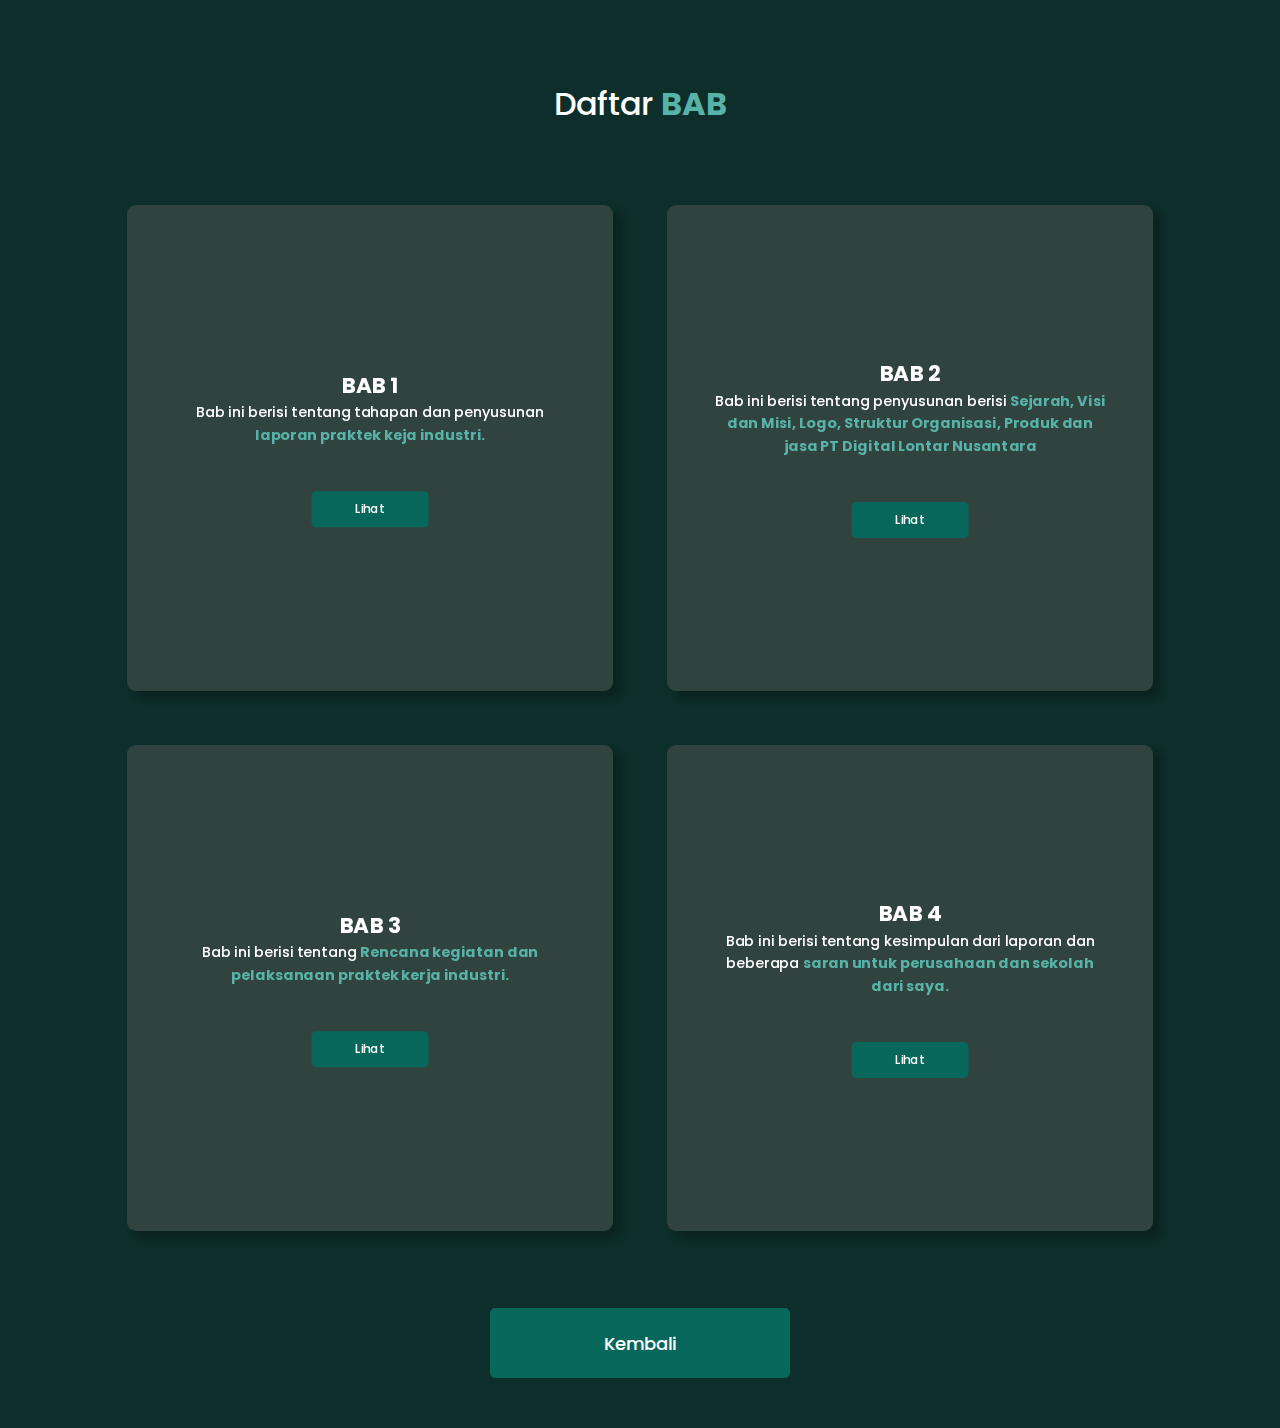
<file: packages/daftar-bab/daftarbab.html>
<!DOCTYPE html>
<html lang="en">
  <head>
    <meta charset="UTF-8" />
    <meta http-equiv="X-UA-Compatible" content="IE=edge" />
    <meta name="viewport" content="width=device-width, initial-scale=1.0" />
    <title>Daftar isi</title>
    <link rel="stylesheet" href="style.css" />
    <!-- Aos -->
    <link rel="stylesheet" href="https://unpkg.com/aos@next/dist/aos.css" />
  </head>
  <body>
    <section id="header">
      <h1>Daftar <span class="active"> BAB </span></h1>
      <div class="header" data-aos="fade-up" data-aos-duration="1000">
        <div class="bab bab-1">
          <div class="text">
            <h2>BAB 1</h2>
            <p>Bab ini berisi tentang tahapan dan penyusunan <span class="active"> laporan praktek keja industri. </span></p>
            <button><a href="../bab-1/bab1.html">Lihat</a></button>
          </div>
        </div>
        <div class="bab bab-2">
          <div class="text">
            <h2>BAB 2</h2>
            <p>Bab ini berisi tentang penyusunan berisi <span class="active"> Sejarah, Visi dan Misi, Logo, Struktur Organisasi, Produk dan jasa PT Digital Lontar Nusantara </span></p>
            <button><a href="../bab-2/bab2.html">Lihat</a></button>
          </div>
        </div>
        <div class="bab bab-3">
          <div class="text">
            <h2>BAB 3</h2>
            <p>Bab ini berisi tentang <span class="active"> Rencana kegiatan dan pelaksanaan praktek kerja industri.</span></p>
            <button><a href="../bab-3/bab3.html">Lihat</a></button>
          </div>
        </div>
        <div class="bab bab-4">
          <div class="text">
            <h2>BAB 4</h2>
            <p>Bab ini berisi tentang kesimpulan dari laporan dan beberapa <span class="active"> saran untuk perusahaan dan sekolah dari saya. </span></p>
            <button><a href="../../packages/bab-4/bab4.html">Lihat</a></button>
          </div>
        </div>
      </div>
      <div class="btn-header">
        <button class="back"><a href="../../index.html">Kembali</a></button>
      </div>
    </section>

    <script src="https://unpkg.com/aos@next/dist/aos.js"></script>
    <script>
      AOS.init();
    </script>
  </body>
</html>
</file>
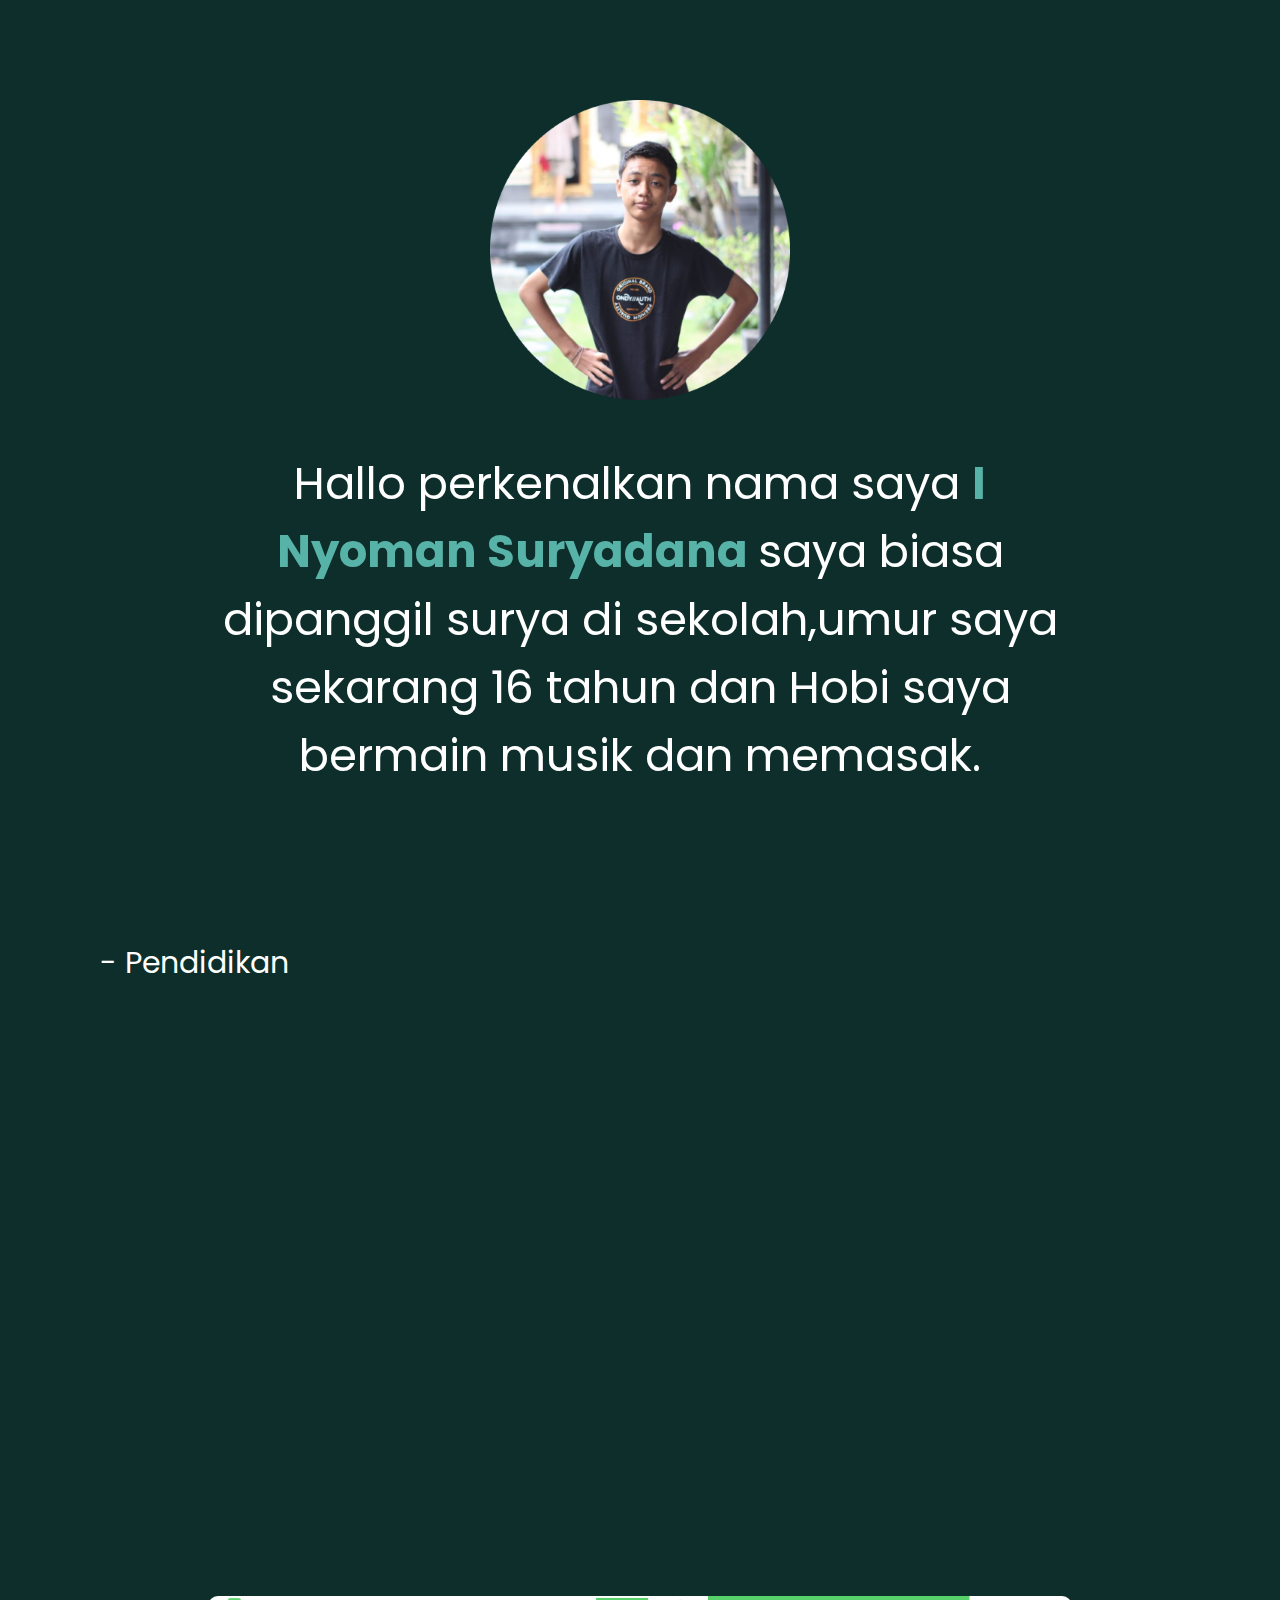
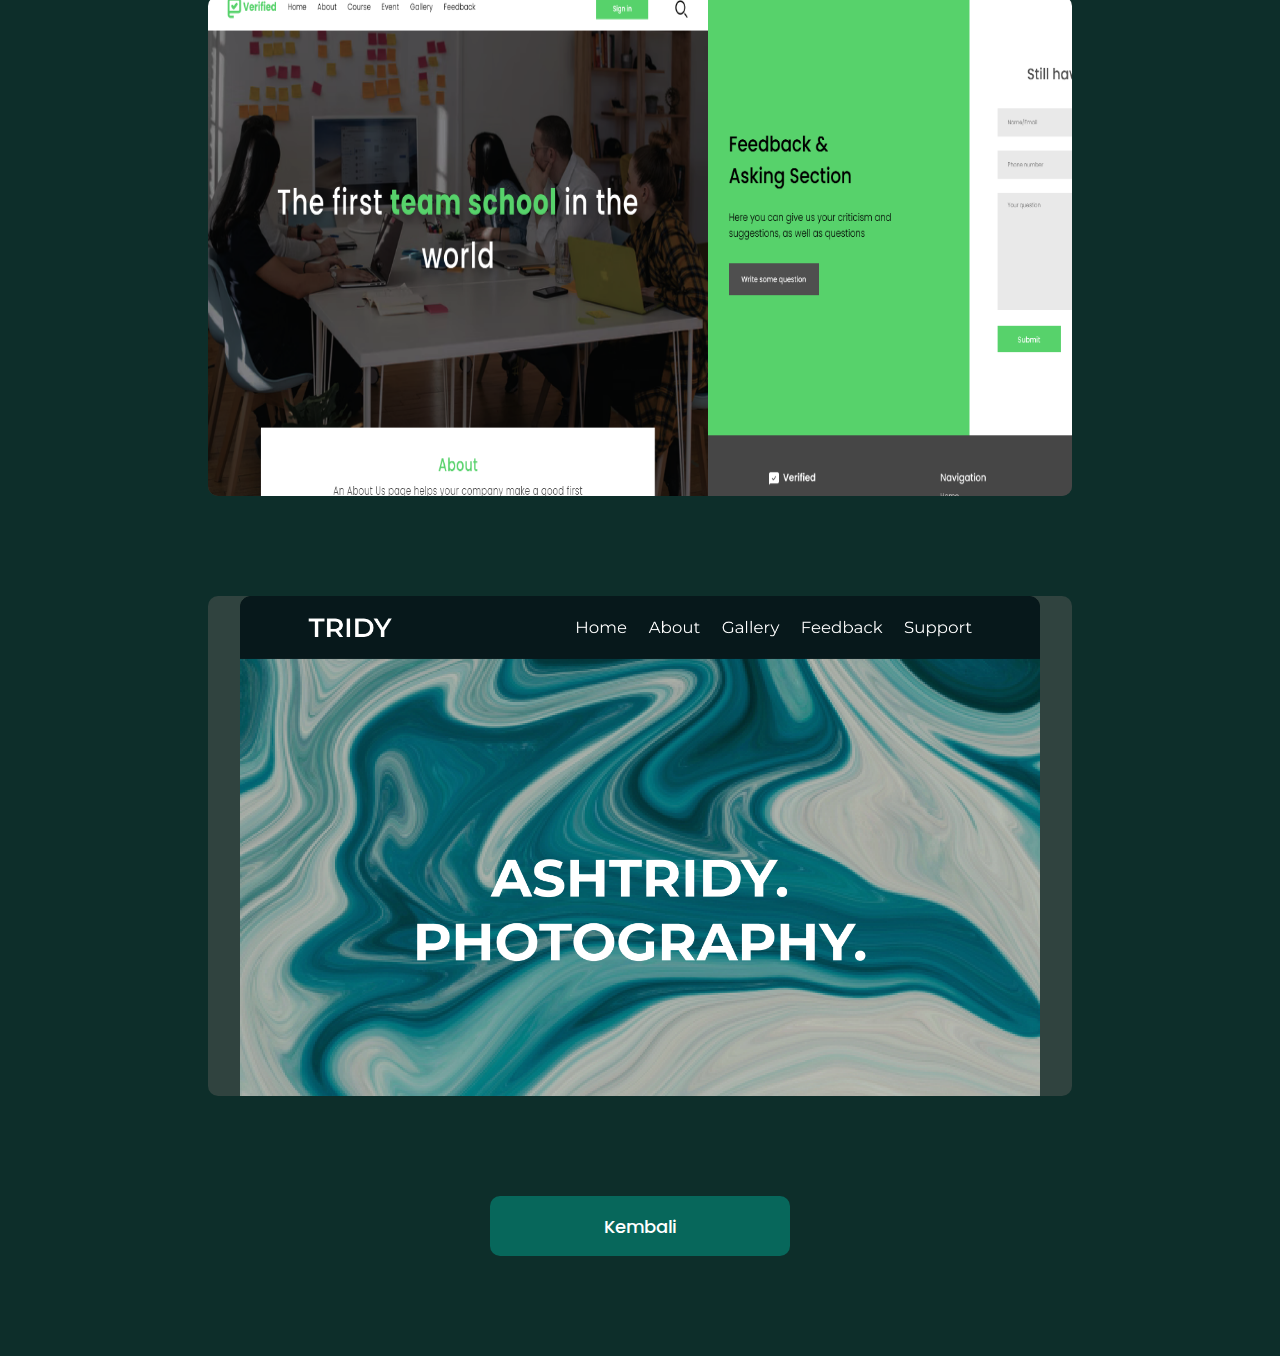
<file: packages/tentang/tentang.html>
<!DOCTYPE html>
<html lang="en">
  <head>
    <meta charset="UTF-8" />
    <meta http-equiv="X-UA-Compatible" content="IE=edge" />
    <meta name="viewport" content="width=device-width, initial-scale=1.0" />
    <title>Tentang saya</title>
    <link rel="stylesheet" href="style.css" />
    <!-- Aos -->
    <link rel="stylesheet" href="https://unpkg.com/aos@next/dist/aos.css" />
  </head>
  <body>
    <section id="header">
    <div class="header">
      <img src="../../img/profile.png" alt="">
      <p data-aos="fade-up" data-aos-duration="1000">
        Hallo perkenalkan nama saya <span class="active"> I Nyoman Suryadana </span>saya biasa dipanggil surya di sekolah,umur saya sekarang 16 tahun dan Hobi saya bermain musik dan memasak.
      </p>
    </div>
    <div class="school">
      <p>- Pendidikan</p>
      <div class="schoolBox" data-aos="fade-up" data-aos-duration="1000">
        <p>Saya sekarang bersekolah di <span class="active" > SMK TI BALI GLOBAL DENPASAR</span> Kelas 11, saya memilih jurusan RPL ( Rekayasa perangkat lunak )
        </p>
      </div>
    </div>
    <div class="project">
      <h2 data-aos="fade-down" data-aos-duration="1500">Project yang pernah saya buat</h2>
      <div class="project-1">
        <img src="../../img/project-1.png" alt="project-1" class="img-1">
        <img src="../../img/project-2.png" alt="project-2" class="img-2">
      </div>
      <div class="project-3">
        <img src="../../img/project-3.png" alt="project-3" class="img-3">
      </div>
    </div>
    <div class="btn-back">
      <button><a href="../../index.html">Kembali</a></button>
    </div>
    <script src="https://unpkg.com/aos@next/dist/aos.js"></script>
    <script>
      AOS.init();
    </script>
  </body>
</html>
</file>
<file: style.css>
@import url("https://fonts.googleapis.com/css2?family=Poppins:wght@400;500;700&display=swap");

:root {
  --mainColor: #0d2e2a;
  --secondColor: #07675b;
  --thirdColor: #57b2a7;
  --textColor: #fff;
  --boxcColor: #30433f;
}
html {
  scroll-behavior: smooth;
}
* {
  padding: 0;
  margin: 0;
  font-family: "Poppins", sans-serif;
}
body {
  background-color: var(--mainColor);
}
.active {
  font-weight: 700;
  color: var(--thirdColor);
}
#header {
  padding: 0 100px;
}
.header {
  width: 100%;
  height: 100vh;
  display: flex;
  color: var(--textColor);
  align-items: center;
  justify-content: space-between;
  padding-bottom: 50px;
}
.header img {
  margin-top: 50px;
  width: 600px;
}
.header .headerText {
  font-size: 40px;
  width: 50%;
  font-weight: 500;
}

.header .headerText button {
  margin-top: 50px;
  width: 250px;
  height: 75px;
  background-color: var(--secondColor);
  border-radius: 10px;
  border: none;
  transition: 300ms ease-in-out;
  margin-bottom: 30px;
  cursor: pointer;
}
.header .headerText button a {
  color: var(--textColor);
  text-decoration: none;
  font-weight: 500;
  font-size: 18px;
}
.header .headerText .socialMedia {
  background: transparent;
  border: 3px solid var(--secondColor);
  margin: 0;
}
.header .headerText .socialMedia a {
  color: var(--thirdColor);
}
.navbar {
  width: 60%;
  background-color: var(--secondColor);
  color: var(--textColor);
  height: auto;
  padding: 20px 0;
  border-radius: 40px;
  margin: 0 auto -50px auto;
  position: relative;
  box-shadow: 0px 10px 4px rgba(0, 0, 0, 0.25);
}
.navbar h1 {
  text-align: center;
  font-size: 32px;
  font-weight: 500;
}
.content {
  display: flex;
}
.content .about,
.content .laporan {
  width: 100%;
  height: 70vh;
}
.content .about {
  background-color: #242f2d;
  display: flex;
  justify-content: center;
  align-items: center;
}
.content .laporan {
  background-color: #30433f;
  display: flex;
  justify-content: center;
  align-items: center;
}
.content .about .aboutText,
.content .laporan .lapText {
  text-align: center;
  color: var(--textColor);
  font-size: 1.5rem;
  width: 70%;
}
.content .about .aboutText h2,
.content .laporan .lapText h2 {
  padding-bottom: 10px;
}
.content .about .aboutText button,
.content .laporan .lapText button {
  margin-top: 30px;
  width: 200px;
  height: 60px;
  background-color: var(--secondColor);
  border-radius: 10px;
  border: none;
  transition: 300ms ease-in-out;
  margin-bottom: 30px;
}
.content .about .aboutText button a,
.content .laporan .lapText button a {
  color: var(--textColor);
  text-decoration: none;
  font-weight: 500;
  font-size: 16px;
}
.content .about .aboutText button:hover,
.content .laporan .lapText button:hover {
  background: var(--thirdColor);
}
.content .about .aboutText button:hover a,
.content .laporan .lapText button:hover a {
  color: #0d2e2a;
}
@media screen and (max-width: 1200px) {
  .header .headerText {
    font-size: 30px;
  }
  .header img {
    width: 500px;
  }
  .header .headerText button {
    width: 200px;
    height: 60px;
  }
}
@media screen and (max-width: 960px) {
  .header {
    flex-direction: column;
    justify-content: center;
  }
  .header .headerText {
    order: 2;
    text-align: center;
    font-size: 36px;
    width: 100%;
  }
  .header img {
    order: 1;
  }
  .header .headerText button {
    margin-bottom: 200px;
  }
}
@media screen and (max-width: 700px) {
  .header .headerText {
    font-size: 30px;
  }
  .header img {
    width: 400px;
  }
  .content {
    flex-direction: column;
  }
  #header {
    padding: 0 50px;
  }
  .content .about .aboutText h2,
  .content .laporan .lapText h2 {
    font-size: 22px;
  }
  .content .about .aboutText p,
  .content .laporan .lapText p {
    font-size: 18x;
  }
  .content .about .aboutText button,
  .content .laporan .lapText button {
    width: 150px;
    height: 50px;
  }
}
@media screen and (max-width: 560px) {
  .header .headerText {
    font-size: 24px;
  }
  .header img {
    width: 300px;
  }
  .header .headerText button {
    width: 150px;
    height: 50px;
  }
  .navbar h1 {
    font-size: 22px;
  }
  .header .headerText button a {
    font-size: 16px;
  }
  .header .headerText button {
    margin-bottom: 30px;
  }
}
</file>
<file: packages/bab-1/style.css>
@import url("https://fonts.googleapis.com/css2?family=Poppins:wght@400;500;700&display=swap");

:root {
  --mainColor: #0d2e2a;
  --secondColor: #07675b;
  --thirdColor: #57b2a7;
  --textColor: #fff;
  --boxcColor: #30433f;
}
html {
  scroll-behavior: smooth;
}
* {
  padding: 0;
  margin: 0;
  font-family: "Poppins", sans-serif;
}
body {
  background-color: var(--mainColor);
  padding: 0 100px;
}
.active {
  font-weight: 700;
  color: var(--thirdColor);
}
.header {
  width: 100%;
  height: 80px;
  background-color: var(--boxcColor);
  filter: drop-shadow(0px 18px 10px rgba(0, 0, 0, 0.25));
  color: var(--textColor);
  justify-content: center;
  display: flex;
  align-items: center;
  margin-top: 50px;
  border-radius: 10px;
}
.header h1 {
  font-weight: 500;
}
.pendahuluan {
  margin-top: 120px;
  color: var(--textColor);
}
.pendahuluan h1 {
  text-align: center;
  font-size: 40px;
  margin-bottom: 50px;
}
.pendahuluan .latar-belakang h2 {
  margin-bottom: 30px;
  font-size: 26px;
  font-weight: 500;
}
.pendahuluan .latar-belakang p {
  text-align: justify;
  font-size: 22px;
}
.pendahuluan .umum h2 {
  margin: 50px 0;
  font-size: 26px;
  font-weight: 500;
}

.pendahuluan .umum p {
  text-align: start;
  font-size: 22px;
  padding-bottom: 20px;
}
.pendahuluan .khusus h2 {
  margin: 50px 0;
  font-size: 26px;
  font-weight: 500;
}

.pendahuluan .khusus p {
  text-align: start;
  font-size: 22px;
  padding-bottom: 20px;
}
.tujuan {
  color: var(--textColor);
}
.tujuan h1 {
  font-size: 40px;
  text-align: center;
  color: var(--textColor);
  margin: 50px 0 50px 0;
}
.tujuan .umum h2 {
  margin: 50px 0;
}
.tujuan .umum p {
  font-size: 22px;
  padding-bottom: 20px;
}
.tujuan .khusus h2 {
  margin: 50px 0;
}
.tujuan .khusus p {
  font-size: 22px;
  padding-bottom: 20px;
}
.manfaat {
  color: var(--textColor);
}
.manfaat h1 {
  font-size: 40px;
  text-align: center;
  color: var(--textColor);
  margin: 50px 0 50px 0;
}
.manfaat .bagi-sekolah h2 {
  margin: 50px 0;
}
.manfaat .bagi-sekolah p {
  font-size: 22px;
  padding-bottom: 20px;
}
.manfaat .perusahaan h2 {
  margin: 50px 0;
}
.manfaat .perusahaan p {
  font-size: 22px;
  padding-bottom: 20px;
}
.manfaat .bagi-siswa h2 {
  margin: 50px 0;
}
.manfaat .bagi-siswa p {
  font-size: 22px;
  padding-bottom: 20px;
}
.btn {
  display: flex;
  justify-content: center;
  align-items: center;
  margin: 50px 0;
}
.btn .previous,
.btn .next {
  display: flex;
  align-items: center;
  justify-content: center;
  width: 130px;
  height: 60px;
  background-color: var(--secondColor);
  margin: 0 10px;
  border-radius: 10px;
  transition: 300ms ease-in-out;
}
.btn .previous:hover {
  background-color: var(--thirdColor);
}
.btn .next:hover {
  background-color: var(--thirdColor);
}
@media screen and (max-width: 768px) {
  body {
    padding: 0 50px;
  }
  .pendahuluan .latar-belakang p,
  .pendahuluan .umum p,
  .pendahuluan .khusus p {
    font-size: 18px;
  }
  .tujuan .umum p,
  .pendahuluan .umum p,
  .pendahuluan .khusus p {
    font-size: 18px;
  }
  .manfaat .bagi-sekolah p,
  .manfaat .perusahaan p,
  .manfaat .bagi-siswa p {
    font-size: 18px;
  }
}
@media screen and (max-width: 460px) {
  .btn .previous,
  .btn .next {
    transform: scale(0.8);
    margin: 0;
  }
  .pendahuluan .latar-belakang p,
  .pendahuluan .umum p,
  .pendahuluan .khusus p {
    font-size: 16px;
  }
  .tujuan .umum p,
  .pendahuluan .umum p,
  .pendahuluan .khusus p {
    font-size: 16px;
  }
  .manfaat .bagi-sekolah p,
  .manfaat .perusahaan p,
  .manfaat .bagi-siswa p {
    font-size: 16px;
  }
  body {
    padding: 0 20px;
  }
}
</file>
<file: packages/bab-2/style.css>
@import url("https://fonts.googleapis.com/css2?family=Poppins:wght@400;500;700&display=swap");

:root {
  --mainColor: #0d2e2a;
  --secondColor: #07675b;
  --thirdColor: #57b2a7;
  --textColor: #fff;
  --boxcColor: #30433f;
}
html {
  scroll-behavior: smooth;
}
* {
  padding: 0;
  margin: 0;
  font-family: "Poppins", sans-serif;
}
body {
  background-color: var(--mainColor);
  padding: 0 100px;
}
.active {
  font-weight: 700;
  color: var(--thirdColor);
}
.header {
  width: 100%;
  height: 80px;
  background-color: var(--boxcColor);
  filter: drop-shadow(0px 18px 10px rgba(0, 0, 0, 0.25));
  color: var(--textColor);
  justify-content: center;
  display: flex;
  align-items: center;
  margin-top: 50px;
  border-radius: 10px;
}
.header h1 {
  font-weight: 500;
}
.sejarah {
  color: var(--textColor);
  margin-top: 120px;
}
.sejarah h1 {
  text-align: center;
  font-size: 40px;
  margin-bottom: 50px;
}
.sejarah p {
  font-size: 22px;
  line-height: 38px;
  text-align: justify;
}
.visi-misi {
  margin-top: 120px;
  color: var(--textColor);
}
.visi-misi h1 {
  text-align: center;
  font-size: 40px;
  margin-bottom: 50px;
}
.visi-misi h2 {
  margin-bottom: 50px;
  font-size: 32px;
}
.visi-misi p {
  font-size: 22px;
}
.visi-misi .misi h2 {
  margin-top: 50px;
}
.visi-misi .misi p {
  font-size: 22px;
  padding-bottom: 15px;
}
.logo {
  color: var(--textColor);
  margin-top: 120px;
  display: flex;
  flex-direction: column;
  align-items: center;
}
.logo h1 {
  font-size: 40px;
  margin-bottom: 50px;
  text-align: center;
}
.logo .arti-logo h2 {
  font-size: 32px;
  margin-bottom: 50px;
  margin-top: 50px;
}
.logo .arti-logo p {
  text-align: center;
  font-size: 22px;
}
.struktur {
  color: var(--textColor);
  margin-top: 120px;
  display: flex;
  flex-direction: column;
  align-items: center;
}
.struktur h1 {
  text-align: center;
}
.struktur-img {
  margin-top: 50px;
  width: 100%;
  height: 700px;
  display: flex;
  justify-content: center;
  background-color: var(--boxcColor);
  border-radius: 10px;
  padding: 20px 0;
  box-shadow: 9px 11px 10px rgba(0, 0, 0, 0.25);
}
.struktur-img img {
  width: 900px;
  height: 700px;
  border-radius: 15px;
}
.tugas {
  color: var(--textColor);
  margin-top: 120px;
}
.tugas h2 {
  margin-bottom: 50px;
}
.tugas p {
  font-size: 22px;
  padding-bottom: 10px;
}
.produk {
  color: var(--textColor);
}
.produk h1 {
  text-align: center;
  margin: 50px 0;
}
.produk .barang {
  width: 100%;
  height: auto;
  padding: 50px 0;
  row-gap: 50px;
  display: grid;
  align-items: center;
  justify-items: center;
  border-radius: 10px;
  grid-template-columns: repeat(auto-fit, minmax(200px, 1fr));
  background-color: var(--boxcColor);
  box-shadow: 13px 15px 10px rgba(0, 0, 0, 0.25);
}
.produk .barang img {
  width: 200px;
  height: 200px;
  border-radius: 10px;
}
.btn {
  display: flex;
  justify-content: center;
  align-items: center;
  margin: 50px 0;
}
.btn .previous,
.btn .next {
  display: flex;
  align-items: center;
  justify-content: center;
  width: 130px;
  height: 60px;
  background-color: var(--secondColor);
  margin: 0 10px;
  border-radius: 10px;
  transition: 300ms ease-in-out;
}
.btn .previous:hover {
  background-color: var(--thirdColor);
}
.btn .next:hover {
  background-color: var(--thirdColor);
}
.jasa {
  width: 100%;
  height: 500px;
  display: flex;
  justify-content: center;
  align-items: center;
  margin-top: 120px;
  border-radius: 10px;
  background-color: var(--boxcColor);
  box-shadow: 13px 15px 10px rgba(0, 0, 0, 0.25);
}
.jasa img {
  width: 500px;
  height: 350px;
  border-radius: 10px;
}
@media screen and (max-width: 1200px) {
  .struktur-img img {
    width: 500px;
    height: inherit;
  }
}
@media screen and (max-width: 768px) {
  body {
    padding: 0 50px;
  }

  .visi-misi p {
    font-size: 18px;
  }
  .sejarah h1 {
    font-size: 30px;
  }
  .visi-misi h1 {
    font-size: 30px;
  }

  .visi-misi h2 {
    font-size: 26px;
  }
  .struktur {
    height: 500px;
  }
  .struktur-img img {
    width: 300px;
    height: 500px;
  }
  .logo h1 {
    font-size: 30px;
  }
  .logo .arti-logo h2 {
    font-size: 26px;
  }
  .logo .arti-logo p {
    font-size: 18px;
  }
  .tugas {
    margin-top: 220px;
  }
  .tugas h2 {
    font-size: 26px;
  }
  .tugas p {
    font-size: 18px;
  }
  .jasa img {
    width: 350px;
    height: 250px;
    border-radius: 10px;
  }
}

@media screen and (max-width: 460px) {
  body {
    padding: 0 20px;
  }
  .sejarah p {
    font-size: 16px;
    line-height: inherit;
  }
  .visi-misi p {
    font-size: 16px;
  }
  .visi-misi .misi p {
    font-size: 16px;
  }
  .sejarah h1 {
    font-size: 28px;
  }
  .visi-misi h1 {
    font-size: 28px;
  }

  .visi-misi h2 {
    font-size: 22px;
  }
  .struktur {
    height: 500px;
  }
  .struktur-img img {
    width: 250px;
    height: 350px;
  }
  .logo h1 {
    font-size: 28px;
  }
  .logo .arti-logo h2 {
    font-size: 22px;
  }
  .logo .arti-logo p {
    font-size: 16px;
  }
  .tugas {
    margin-top: 120px;
  }
  .tugas h2 {
    font-size: 22px;
  }
  .tugas p {
    font-size: 16px;
  }
  .jasa img {
    width: 250px;
    height: 150px;
    border-radius: 10px;
  }
}
</file>
<file: packages/bab-3/style.css>
@import url("https://fonts.googleapis.com/css2?family=Poppins:wght@400;500;700&display=swap");

:root {
  --mainColor: #0d2e2a;
  --secondColor: #07675b;
  --thirdColor: #57b2a7;
  --textColor: #fff;
  --boxcColor: #30433f;
}
html {
  scroll-behavior: smooth;
}
* {
  padding: 0;
  margin: 0;
  font-family: "Poppins", sans-serif;
}
body {
  background-color: var(--mainColor);
  padding: 0 100px;
}
.active {
  font-weight: 700;
  color: var(--thirdColor);
}
.header {
  width: 100%;
  height: 80px;
  background-color: var(--boxcColor);
  filter: drop-shadow(0px 18px 10px rgba(0, 0, 0, 0.25));
  color: var(--textColor);
  justify-content: center;
  display: flex;
  align-items: center;
  margin-top: 50px;
  border-radius: 10px;
}
.header h1 {
  font-weight: 500;
}
.kegiatan {
  color: var(--textColor);
  margin-top: 120px;
}
.kegiatan h1 {
  margin-bottom: 50px;
  font-size: 40px;
  text-align: center;
}
.kegiatan h2 {
  font-size: 26px;
  margin-bottom: 50px;
}
.kegiatan p {
  font-size: 22px;
  padding-bottom: 15px;
}
.ringkasan {
  color: var(--textColor);
  margin-top: 120px;
}
.table-text h2 {
  font-weight: 500;
  margin: 50px 0;
}
.ringkasan .table {
  display: flex;
  justify-content: center;
  align-items: center;
  flex-direction: column;
  margin: 0 auto;
}
.ringkasan .table table {
  width: 100%;
  height: 200px;
  filter: drop-shadow(0px 18px 10px rgba(0, 0, 0, 0.25));
}
.header-table {
  background-color: var(--secondColor);
  color: var(--textColor);
}
table,
tr,
td {
  color: var(--mainColor);
}
tr {
  text-align: center;
}
tr,
td {
  background-color: var(--textColor);
}
.project-web .tahap {
  display: flex;
  flex-direction: column;
  align-items: center;
}

.tugas {
  color: var(--textColor);
  margin-top: 120px;
}
.tugas h1 {
  text-align: center;
}
.tugas .project-text {
  margin: 50px 0;
}

.tahap p,
.tahap img {
  font-size: 20px;
  margin-bottom: 50px;
  width: 1050px;
}
.tahap img {
  width: 1050px;
  border-radius: 10px;
  filter: drop-shadow(0px 10px 10px rgba(0, 0, 0, 0.25));
  transition: 300ms ease-in-out;
}
.tahap img:hover {
  filter: drop-shadow(0px 0px 0px rgba(0, 0, 0, 0.25));
  transform: translateY(5px);
  cursor: pointer;
}
.btn {
  display: flex;
  justify-content: center;
  align-items: center;
  margin: 50px 0;
}
.btn .previous,
.btn .next {
  display: flex;
  align-items: center;
  justify-content: center;
  width: 130px;
  height: 60px;
  background-color: var(--secondColor);
  margin: 0 10px;
  border-radius: 10px;
  transition: 300ms ease-in-out;
}
.btn .previous:hover {
  background-color: var(--thirdColor);
}
.btn .next:hover {
  background-color: var(--thirdColor);
}
@media screen and (max-width: 1200px) {
  .ringkasan {
    width: 80%;
    margin: 0 auto;
  }
  .tahap img,
  .tahap p {
    width: 600px;
  }
}
@media screen and (max-width: 768px) {
  body {
    padding: 0 50px;
  }
  .kegiatan p,
  .tahap p {
    font-size: 18px;
  }
  .kegiatan h1,
  .tugas h1 {
    font-size: 30px;
  }
  .kegiatan h2,
  .tahap h2,
  .table-text h2 {
    font-size: 26px;
  }
  .tahap img,
  .tahap p {
    width: 500px;
  }
}
@media screen and (max-width: 560px) {
  body {
    padding: 0 20px;
  }
  .kegiatan p,
  .tahap p {
    font-size: 16px;
  }
  .kegiatan h1,
  .tugas h1 {
    font-size: 26px;
  }
  .kegiatan h2,
  .tahap h2,
  .table-text h2 {
    font-size: 22px;
  }
  .tahap img,
  .tahap p {
    width: 330px;
  }
}
</file>
<file: packages/bab-4/style.css>
@import url("https://fonts.googleapis.com/css2?family=Poppins:wght@400;500;700&display=swap");

:root {
  --mainColor: #0d2e2a;
  --secondColor: #07675b;
  --thirdColor: #57b2a7;
  --textColor: #fff;
  --boxcColor: #30433f;
}
html {
  scroll-behavior: smooth;
}
* {
  padding: 0;
  margin: 0;
  font-family: "Poppins", sans-serif;
}
body {
  background-color: var(--mainColor);
  padding: 0 100px;
}
.active {
  font-weight: 700;
  color: var(--thirdColor);
}
.header {
  width: 100%;
  height: 80px;
  background-color: var(--boxcColor);
  filter: drop-shadow(0px 18px 10px rgba(0, 0, 0, 0.25));
  color: var(--textColor);
  justify-content: center;
  display: flex;
  align-items: center;
  margin-top: 50px;
  border-radius: 10px;
}
.header h1 {
  font-weight: 500;
}
.penutup {
  color: var(--textColor);
  margin-top: 120px;
}
.penutup h1 {
  text-align: center;
}
.penutup .kesimpulan h2,
.penutup .saran h2 {
  margin: 50px 0;
  font-weight: 500;
}
.penutup .kesimpulan p,
.penutup .saran p {
  font-size: 22px;
}
.penutup .saran-perusahaan,
.penutup .saran-sekolah {
  margin-top: 50px;
}
.penutup .saran-perusahaan h2,
.penutup .saran-sekolah h2 {
  margin-bottom: 50px;
  font-weight: 500;
}
.penutup .saran-perusahaan p,
.penutup .saran-sekolah p {
  padding-bottom: 15px;
  font-size: 22px;
}
.btn {
  display: flex;
  justify-content: center;
  align-items: center;
  margin: 50px 0;
}
.btn .previous,
.btn .next {
  display: flex;
  align-items: center;
  justify-content: center;
  width: 130px;
  height: 60px;
  background-color: var(--secondColor);
  margin: 0 10px;
  border-radius: 10px;
  transition: 300ms ease-in-out;
}
.btn .previous:hover {
  background-color: var(--thirdColor);
}
.btn .next:hover {
  background-color: var(--thirdColor);
}
@media screen and (max-width: 768px) {
  body {
    padding: 0 50px;
  }
  .penutup h1 {
    font-size: 30px;
  }
  .penutup .saran-perusahaan p,
  .penutup .saran-sekolah p,
  .penutup .kesimpulan p,
  .penutup .saran p {
    font-size: 18px;
  }
  .penutup .saran-perusahaan h2,
  .penutup .saran-sekolah h2,
  .penutup .kesimpulan h2,
  .penutup .saran h2 {
    font-size: 26px;
  }
}
@media screen and (max-width: 460px) {
  body {
    padding: 0 20px;
  }
  .penutup h1 {
    font-size: 28px;
  }
  .penutup .saran-perusahaan p,
  .penutup .saran-sekolah p,
  .penutup .kesimpulan p,
  .penutup .saran p {
    font-size: 16px;
  }
  .penutup .saran-perusahaan h2,
  .penutup .saran-sekolah h2,
  .penutup .kesimpulan h2,
  .penutup .saran h2 {
    font-size: 22px;
  }
}
</file>
<file: packages/daftar-bab/style.css>
@import url("https://fonts.googleapis.com/css2?family=Poppins:wght@400;500;700&display=swap");

:root {
  --mainColor: #0d2e2a;
  --secondColor: #07675b;
  --thirdColor: #57b2a7;
  --textColor: #fff;
  --boxcColor: #30433f;
}
html {
  scroll-behavior: smooth;
}
* {
  padding: 0;
  margin: 0;
  font-family: "Poppins", sans-serif;
}

body {
  background-color: var(--mainColor);
}
.active {
  font-weight: 700;
  color: var(--thirdColor);
}
#header {
  padding: 0 100px;
}
#header h1 {
  color: var(--textColor);
  font-weight: 500;
  text-align: center;
  margin-top: 80px;
  margin-bottom: 50px;
}
.header .bab {
  background-color: var(--boxcColor);
  height: 60vh;
  border-radius: 10px;
  display: flex;
  align-items: center;
  justify-content: center;
  box-shadow: 8px 7px 10px rgba(0, 0, 0, 0.25);
  cursor: pointer;
  transition: 230ms ease-in-out;
  transform: scale(0.9);
}
.header .bab:hover {
  background-color: #26312f;
}
.header {
  display: grid;
  grid-template-columns: repeat(auto-fit, minmax(400px, 1fr));
}
.header .bab .text {
  text-align: center;
  padding: 50px;
  color: var(--textColor);
}

.header .bab .text p {
  font-weight: 500;
  padding-bottom: 50px;
}
.header .bab .text button {
  width: 130px;
  height: 40px;
  background-color: var(--secondColor);
  border: none;
  border-radius: 5px;
  cursor: pointer;
}
.header .bab .text button a {
  text-decoration: none;
  color: var(--textColor);
  font-weight: 500;
}
.btn-header {
  display: flex;
  justify-content: center;
}
.header .bab .text button:hover {
  background-color: var(--thirdColor);
}
.header .bab .text button:hover a {
  color: var(--mainseColor);
}
#header .back {
  margin: 50px auto;
  width: 300px;
  height: 70px;
  background-color: var(--secondColor);
  border: none;
  border-radius: 5px;
  cursor: pointer;
  transition: 300ms ease-in-out;
}
#header .back a {
  text-decoration: none;
  color: var(--textColor);
  font-size: 18px;
  font-weight: 500;
}
#header .back:hover {
  background-color: var(--thirdColor);
}
#header .back:hover a {
  color: #0d2e2a;
}
@media screen and (max-width: 768px) {
  #header {
    padding: 0 30px;
  }
}

@media screen and (max-width: 500px) {
  .header {
    grid-template-columns: repeat(auto-fit, minmax(300px, 1fr));
  }
}
</file>
<file: packages/tentang/style.css>
@import url("https://fonts.googleapis.com/css2?family=Poppins:wght@400;500;700&display=swap");

:root {
  --mainColor: #0d2e2a;
  --secondColor: #07675b;
  --thirdColor: #57b2a7;
  --textColor: #fff;
  --boxcColor: #30433f;
}
html {
  scroll-behavior: smooth;
}
* {
  padding: 0;
  margin: 0;
  font-family: "Poppins", sans-serif;
}
body {
  background-color: #0d2e2a;
  padding: 0 100px;
}
.active {
  font-weight: 700;
  color: var(--thirdColor);
}
.header {
  margin: 100px 0 150px 0;
  display: flex;
  justify-content: center;
  align-items: center;
  flex-direction: column;
}
.header img {
  width: 300px;
}
.header p {
  margin-top: 50px;
  text-align: center;
  color: var(--textColor);
  font-size: 5vmin;
  width: 80%;
}
.school p {
  color: var(--textColor);
  font-size: 30px;
}
.schoolBox {
  margin-top: 30px;
  width: 100%;
  height: auto;
  background-color: var(--boxcColor);
  padding: 100px 0;
  display: flex;
  justify-content: center;
  border-radius: 10px;
}
.schoolBox p {
  text-align: center;
  width: 80%;
}
.project {
  margin-top: 150px;
  display: flex;
  flex-direction: column;
  align-items: center;
  justify-content: center;
}
.project h2 {
  color: var(--textColor);
  font-size: 28px;
  font-weight: 500;
  text-align: center;
}
.project .project-1,
.project .project-3 {
  background-color: var(--boxcColor);
  width: 80%;
  height: 500px;
  margin-top: 50px;
  overflow: hidden;
  display: flex;
  justify-content: space-between;
  border-radius: 10px;
  cursor: pointer;
}
.project .project-3 {
  margin-top: 100px;
  justify-content: center;
}
.project .project-1 img {
  width: 500px;
  height: 1000px;
}
.project .project-3 img {
  width: 800px;
  height: 1200px;
}
.project .img-1 {
  transition: 600ms cubic-bezier(0.58, 0.06, 0.04, 1.01);
  margin: -10px 0 0 0px;
}
.project .img-2 {
  margin: -400px 0 0 0px;
  transition: 600ms cubic-bezier(0.58, 0.06, 0.04, 1.01);
}
.project .img-3 {
  transition: 600ms cubic-bezier(0.58, 0.06, 0.04, 1.01);
}
.project .project-1:hover .img-1 {
  margin-top: -500px;
  transition-delay: 100ms;
}
.project .project-1:hover .img-2 {
  margin-top: 0px;
  transition-delay: 100ms;
}
.project .project-3:hover .img-3 {
  margin-top: -700px;
  transition-delay: 100ms;
}
.btn-back {
  display: flex;
  justify-content: center;
}
.btn-back button {
  margin: 100px 0;
  background-color: var(--secondColor);
  width: 300px;
  height: 60px;
  border-radius: 10px;
  border: none;
  transition: 300ms ease-in-out;
}
.btn-back button a {
  color: var(--textColor);
  font-size: 18px;
  font-weight: 500;
  text-decoration: none;
}
.btn-back button:hover {
  background-color: var(--thirdColor);
}
.btn-back button:hover a {
  color: var(--mainColor);
}
@media screen and (max-width: 768px) {
  body {
    padding: 0 30px;
  }
  .schoolBox p {
    font-size: 26px;
  }
  .project .img-2 {
    display: none;
  }
  .project .project-1 {
    justify-content: center;
  }
  .project .project-3 img {
    width: 600px;
    height: 1200px;
  }
  .project .project-3:hover .img-3 {
    margin-top: -600px;
  }
}
@media screen and (max-width: 460px) {
  .schoolBox p {
    font-size: 22px;
  }
}
</file>
